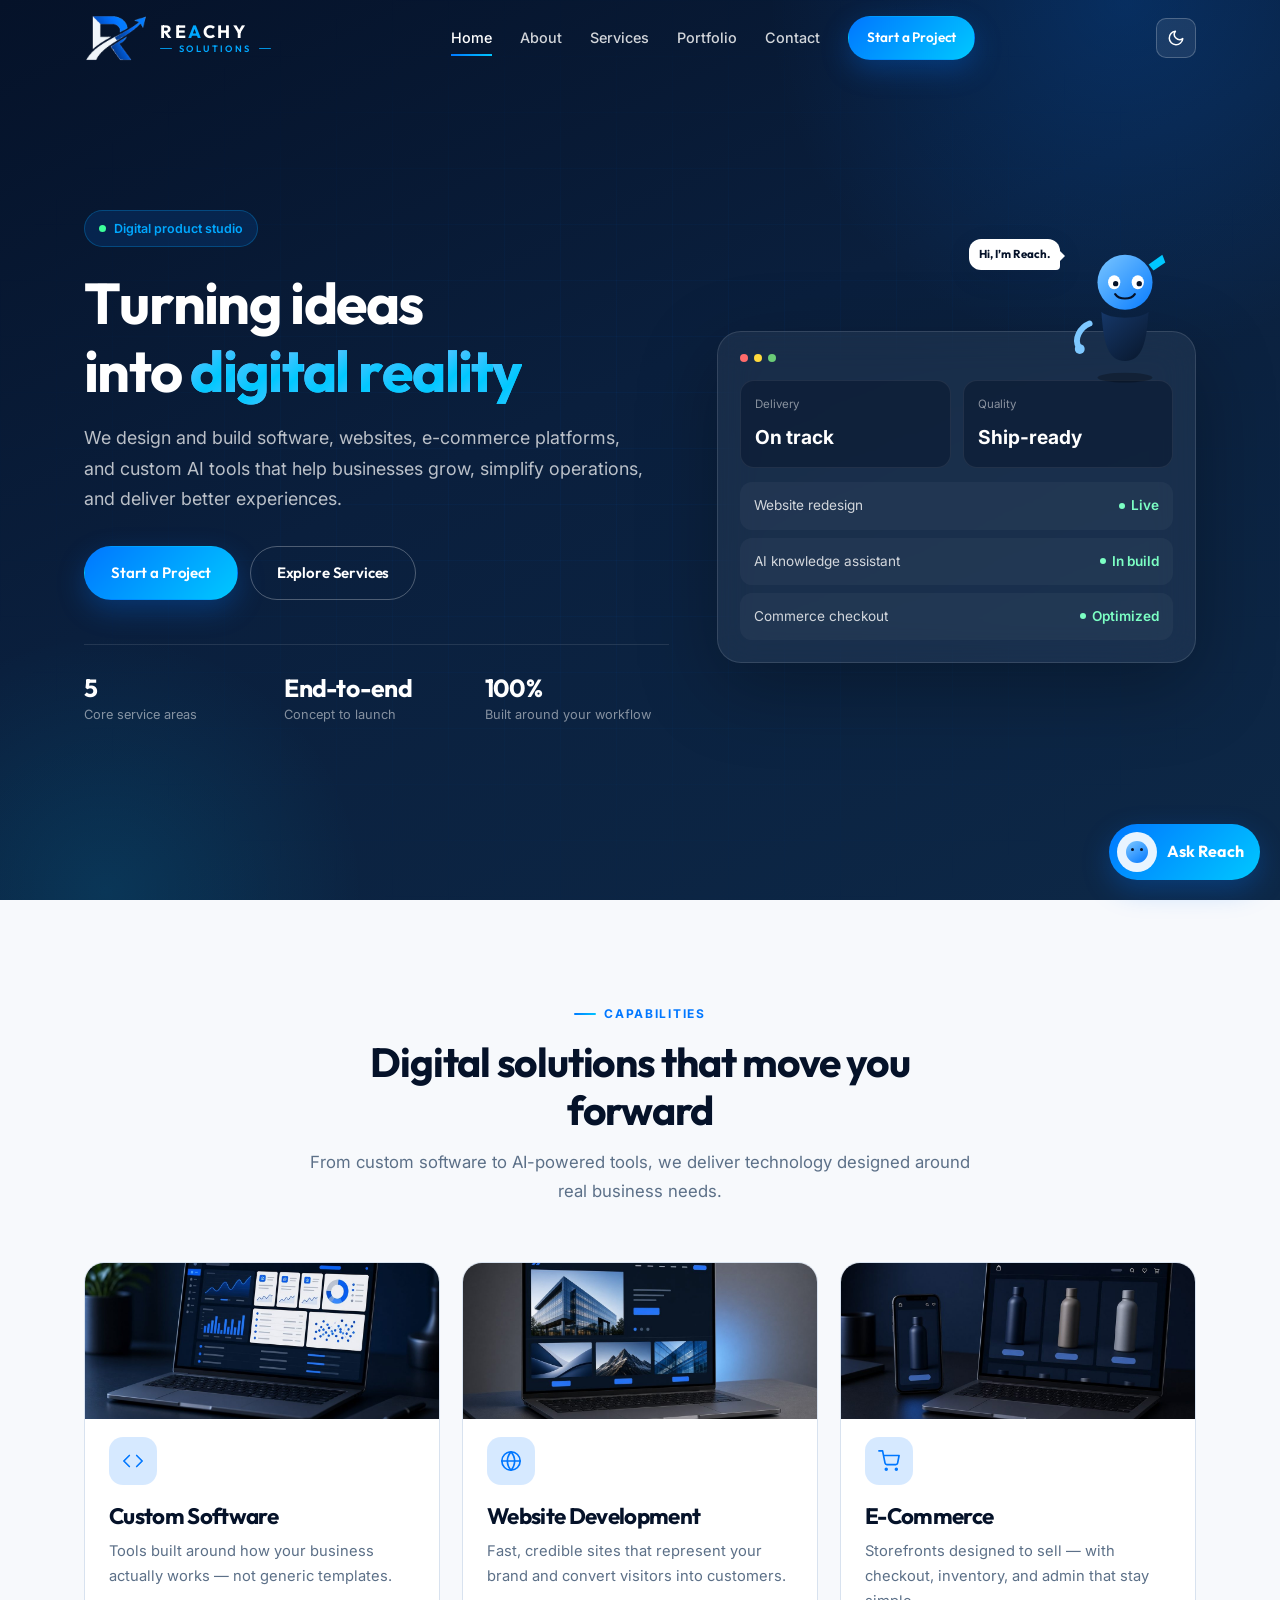
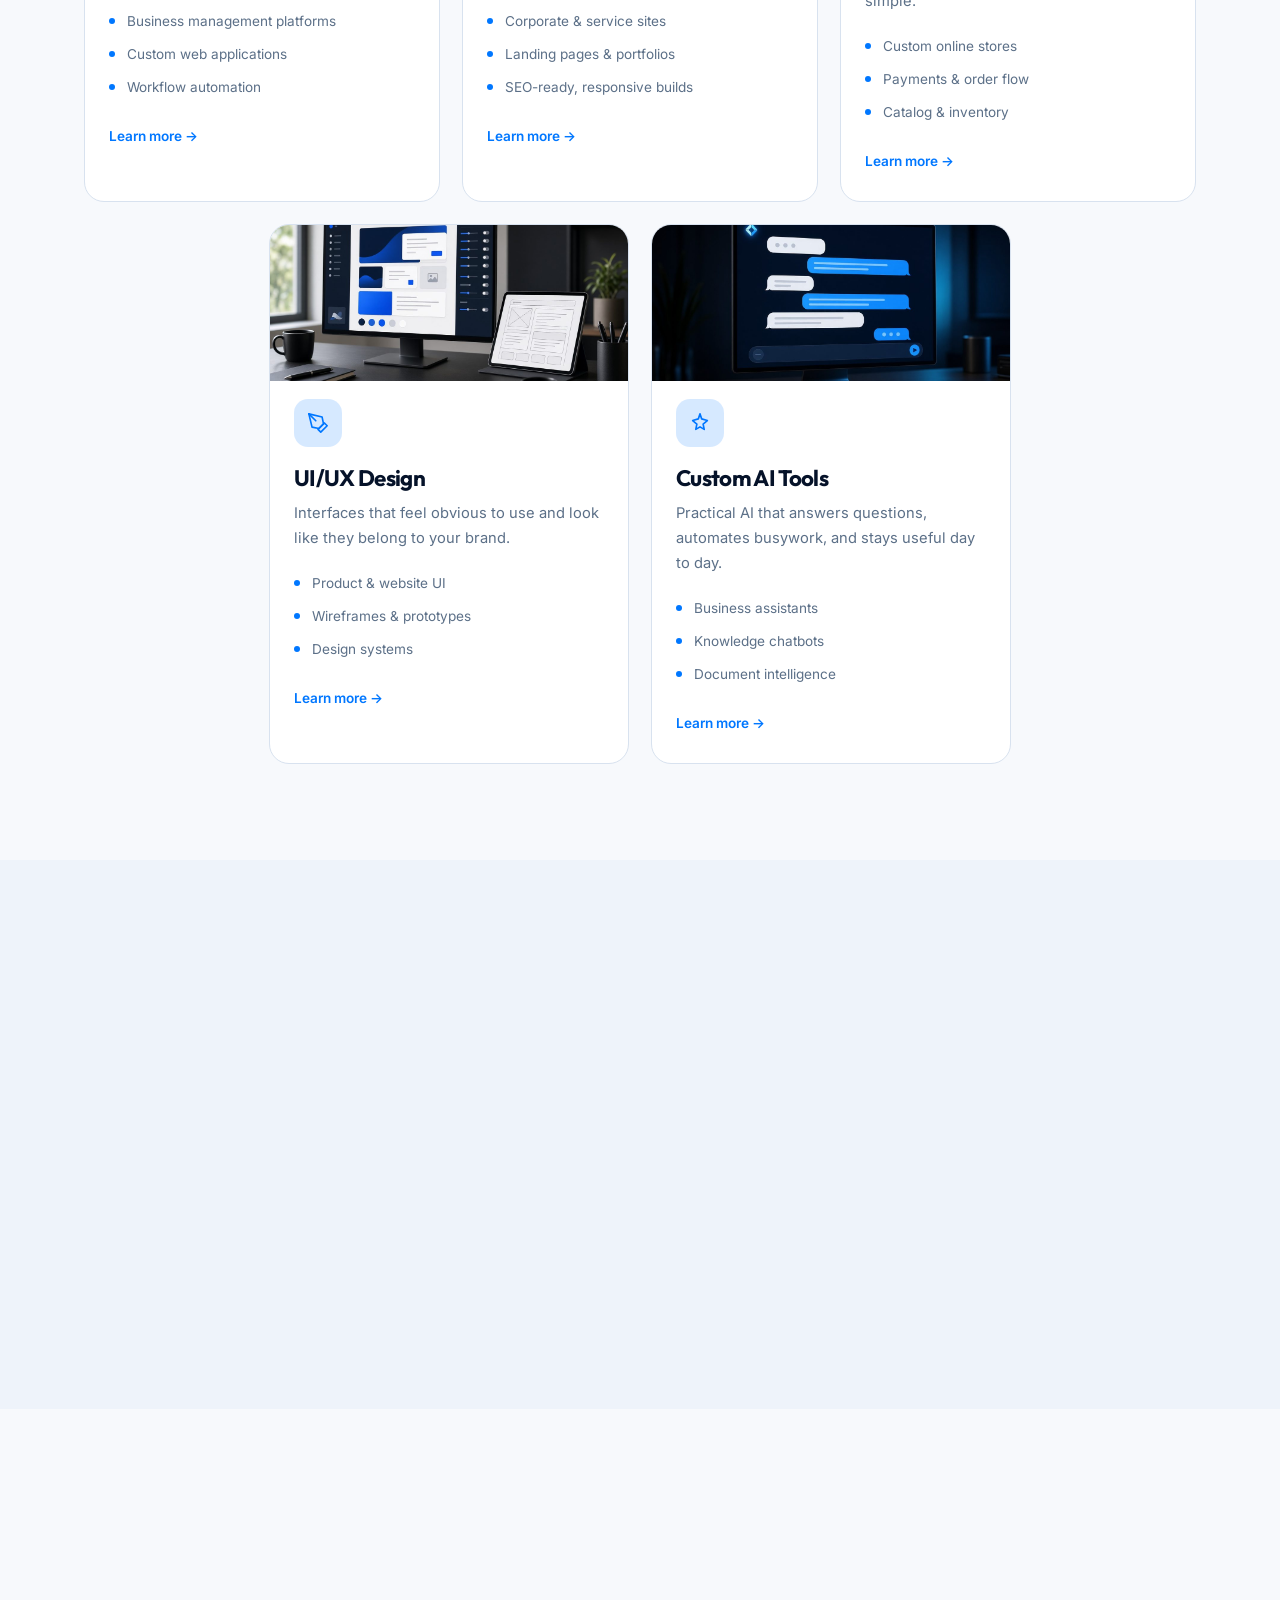
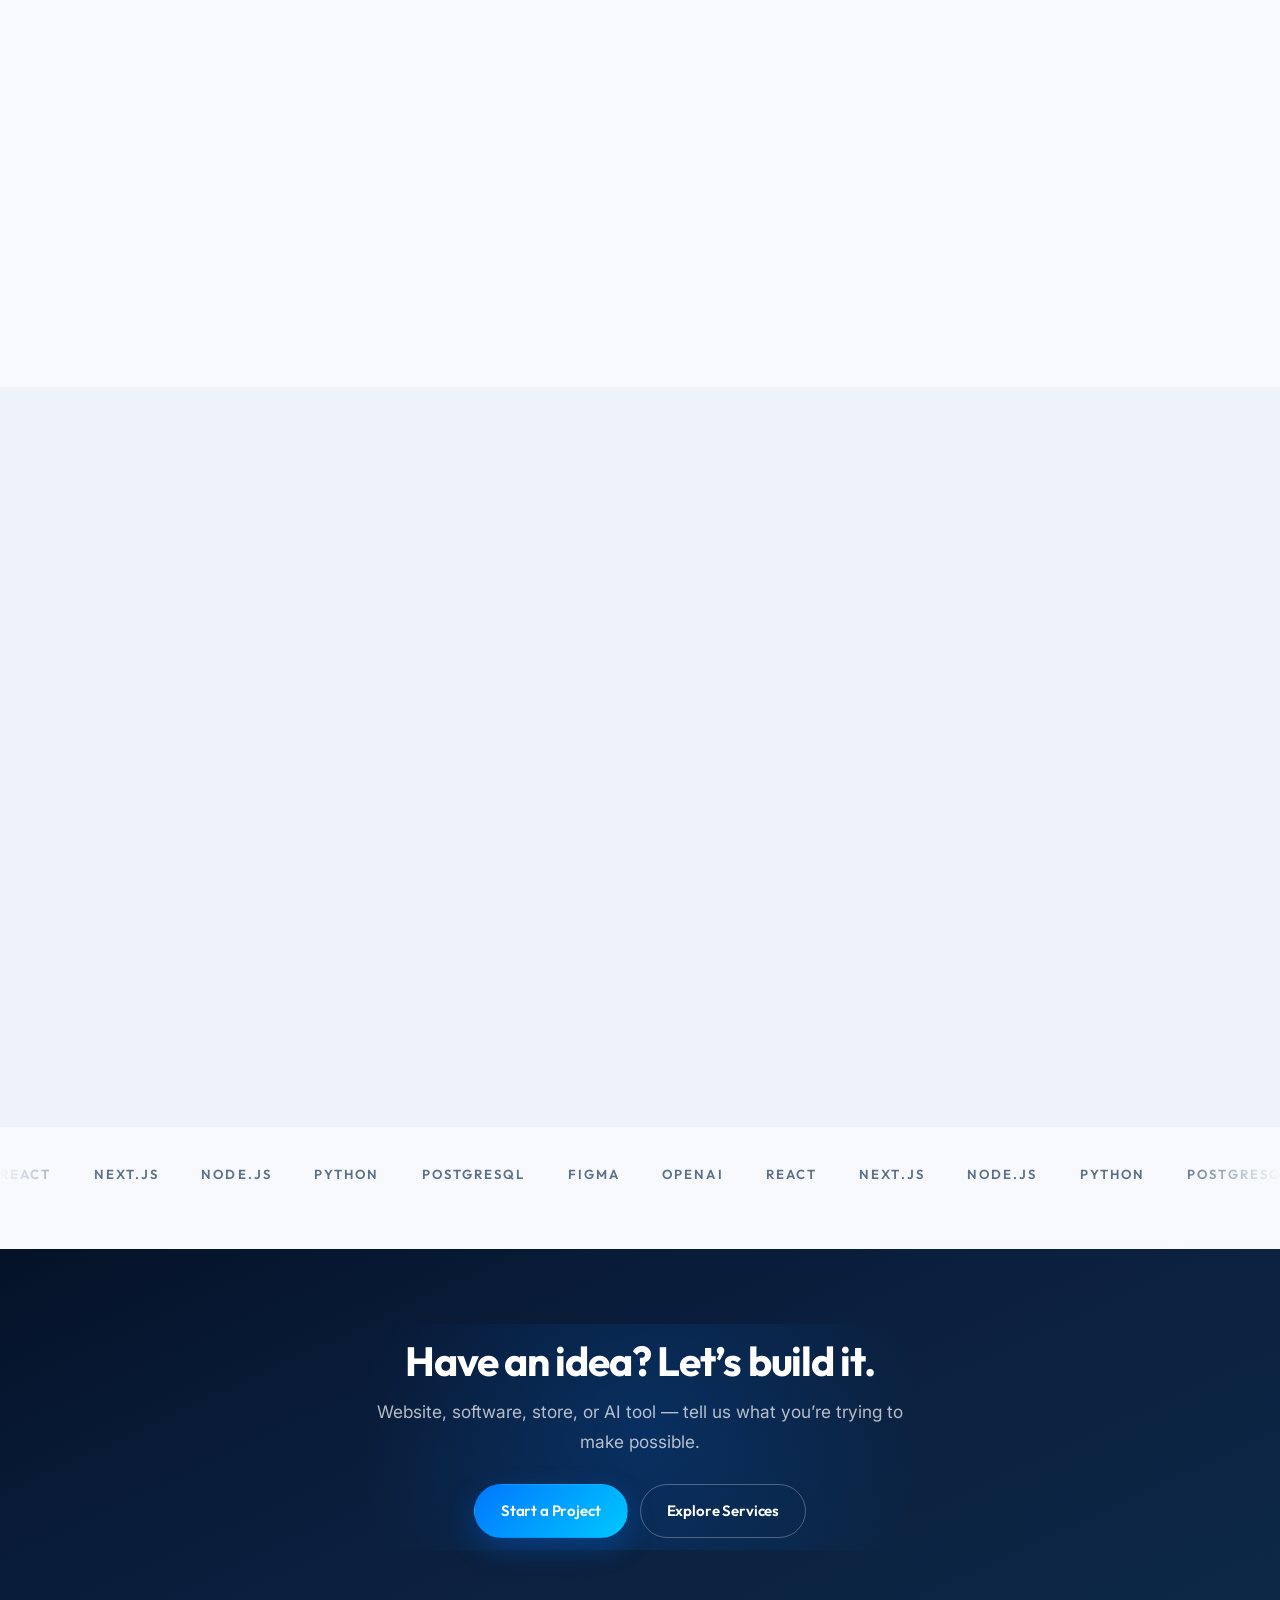
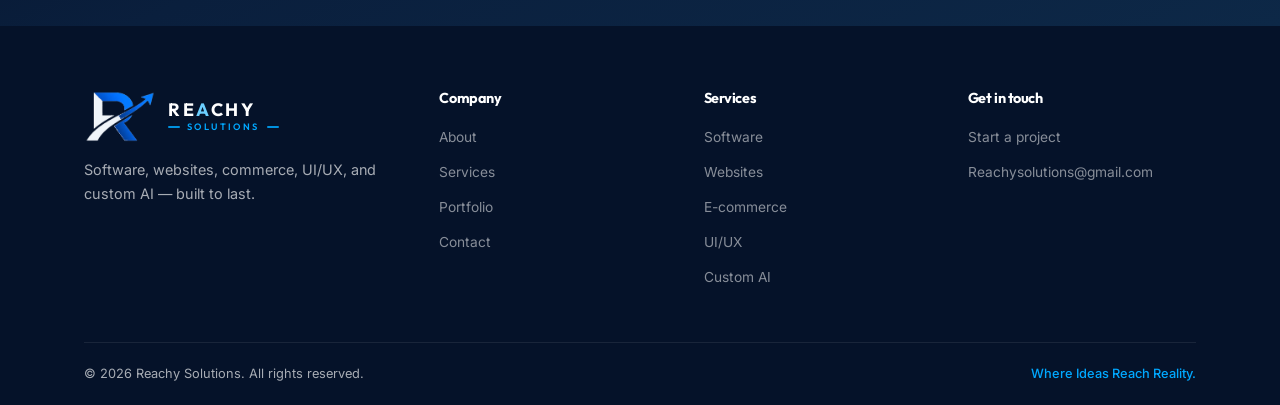
<file: index.html>
<!DOCTYPE html>
<html lang="en">
<head>
  <meta charset="UTF-8">
  <meta name="viewport" content="width=device-width, initial-scale=1.0">
  <meta name="description" content="Reachy Solutions builds software, websites, e-commerce platforms, UI/UX, and custom AI tools. Where Ideas Reach Reality.">
  <meta name="theme-color" content="#051229">
  <meta property="og:title" content="Reachy Solutions | Where Ideas Reach Reality">
  <meta property="og:description" content="IT company building software, websites, e-commerce, UI/UX, and custom AI tools.">
  <meta property="og:type" content="website">
  <meta property="og:image" content="assets/images/logo.png">
  <title>Reachy Solutions | Where Ideas Reach Reality</title>
  <link rel="icon" type="image/png" href="assets/images/favicon.png">
  <link rel="preconnect" href="https://fonts.googleapis.com">
  <link rel="preconnect" href="https://fonts.gstatic.com" crossorigin>
  <link rel="stylesheet" href="https://fonts.googleapis.com/css2?family=Inter:wght@400;500;600;700&family=Outfit:wght@500;600;700;800&display=swap">
  <link rel="stylesheet" href="assets/css/style.css">
  <script>
    (function(){try{var k='reachy-theme',t=localStorage.getItem(k);if(!t&&window.matchMedia('(prefers-color-scheme: dark)').matches)t='dark';if(!t)t='light';document.documentElement.setAttribute('data-theme',t);}catch(e){}})();
  </script>
  <script type="application/ld+json">
    {"@context":"https://schema.org","@type":"Organization","name":"Reachy Solutions","email":"Reachysolutions@gmail.com","slogan":"Where Ideas Reach Reality","description":"IT company building software, websites, e-commerce, UI/UX, and custom AI tools."}
  </script>
</head>
<body>
  <a class="skip-link" href="#main">Skip to content</a>

  <header class="header">
    <div class="container header-inner">
      <a href="index.html" class="logo" aria-label="Reachy Solutions home">
        <span class="logo-marks"><img src="assets/images/logo-mark.png" alt="" class="logo-img logo-img--dark" width="64" height="48"><img src="assets/images/logo-mark-light.png" alt="" class="logo-img logo-img--light" width="64" height="48"></span>
        <span class="logo-wordmark"><span class="logo-name">Re<span class="logo-a">a</span>chy</span><span class="logo-sub">Solutions</span></span>
      </a>
      <nav class="nav" id="site-nav" aria-label="Primary">
        <a href="index.html" class="nav-link active">Home</a>
        <a href="about.html" class="nav-link">About</a>
        <a href="services.html" class="nav-link">Services</a>
        <a href="portfolio.html" class="nav-link">Portfolio</a>
        <a href="contact.html" class="nav-link">Contact</a>
        <div class="nav-cta">
          <a href="contact.html" class="btn btn-primary btn-sm">Start a Project</a>
        </div>
      </nav>
      <div class="header-actions">
        <button class="theme-toggle" type="button" aria-label="Toggle theme">
          <svg class="icon-sun" viewBox="0 0 24 24" aria-hidden="true"><circle cx="12" cy="12" r="5"/><line x1="12" y1="1" x2="12" y2="3"/><line x1="12" y1="21" x2="12" y2="23"/><line x1="4.22" y1="4.22" x2="5.64" y2="5.64"/><line x1="18.36" y1="18.36" x2="19.78" y2="19.78"/><line x1="1" y1="12" x2="3" y2="12"/><line x1="21" y1="12" x2="23" y2="12"/><line x1="4.22" y1="19.78" x2="5.64" y2="18.36"/><line x1="18.36" y1="5.64" x2="19.78" y2="4.22"/></svg>
          <svg class="icon-moon" viewBox="0 0 24 24" aria-hidden="true"><path d="M21 12.79A9 9 0 1 1 11.21 3 7 7 0 0 0 21 12.79z"/></svg>
        </button>
        <button class="menu-toggle" type="button" aria-label="Open menu">
          <span></span><span></span><span></span>
        </button>
      </div>
    </div>
  </header>

  <main id="main">
    <section class="hero">
      <div class="hero-grid" aria-hidden="true"></div>
      <div class="container hero-layout">
        <div class="hero-content">
          <div class="hero-badge"><span class="dot"></span> Digital product studio</div>
          <h1>Turning ideas into <span class="highlight">digital reality</span></h1>
          <p class="hero-desc">We design and build software, websites, e-commerce platforms, and custom AI tools that help businesses grow, simplify operations, and deliver better experiences.</p>
          <div class="hero-actions">
            <a href="contact.html" class="btn btn-primary">Start a Project</a>
            <a href="services.html" class="btn btn-outline">Explore Services</a>
          </div>
          <div class="hero-stats">
            <div class="hero-stat"><h3>5</h3><p>Core service areas</p></div>
            <div class="hero-stat"><h3>End-to-end</h3><p>Concept to launch</p></div>
            <div class="hero-stat"><h3>100%</h3><p>Built around your workflow</p></div>
          </div>
        </div>
        <div class="hero-visual">
          <button class="buddy" type="button" id="buddy" aria-label="Hear from Reach, the studio guide">
            <span class="buddy-bubble" id="buddyBubble">Hi, I’m Reach.</span>
            <svg class="buddy-svg" viewBox="0 0 120 150" aria-hidden="true">
              <defs>
                <linearGradient id="buddyHead" x1="30" y1="16" x2="92" y2="78" gradientUnits="userSpaceOnUse">
                  <stop stop-color="#7ec8ff"/><stop offset="1" stop-color="#0077ff"/>
                </linearGradient>
                <linearGradient id="buddyBody" x1="36" y1="74" x2="86" y2="132" gradientUnits="userSpaceOnUse">
                  <stop stop-color="#16386a"/><stop offset="1" stop-color="#071426"/>
                </linearGradient>
              </defs>
              <ellipse class="buddy-shadow" cx="60" cy="143" rx="28" ry="5"/>
              <g class="buddy-bob">
                <g class="buddy-arm">
                  <path d="M24 88c-10 4-16 16-11 24" fill="none" stroke="#7ec8ff" stroke-width="6" stroke-linecap="round"/>
                  <circle cx="14" cy="114" r="5" fill="#7ec8ff"/>
                </g>
                <path d="M36 76c2 30 6 50 24 50s22-20 24-50c-8 8-40 8-48 0z" fill="url(#buddyBody)"/>
                <circle cx="60" cy="46" r="28" fill="url(#buddyHead)"/>
                <path d="M84 28l14-10 3 8-12 8z" fill="#00c8ff"/>
                <ellipse cx="49" cy="46" rx="6.2" ry="7.2" fill="#fff"/>
                <ellipse cx="73" cy="46" rx="6.2" ry="7.2" fill="#fff"/>
                <circle class="buddy-pupil" cx="50.5" cy="47.5" r="2.7" fill="#051229"/>
                <circle class="buddy-pupil" cx="74.5" cy="47.5" r="2.7" fill="#051229"/>
                <rect class="buddy-lid" x="43" y="39" width="13" height="15" rx="6" fill="#2f86ff"/>
                <rect class="buddy-lid" x="67" y="39" width="13" height="15" rx="6" fill="#1d6fe8"/>
                <path d="M50 58c4 6 16 6 20 0" fill="none" stroke="#051229" stroke-width="2.2" stroke-linecap="round"/>
              </g>
            </svg>
          </button>
          <div class="hero-panel">
            <div class="hero-panel-bar"><span></span><span></span><span></span></div>
            <div class="hero-kpi">
              <div class="hero-kpi-card"><span>Delivery</span><strong>On track</strong></div>
              <div class="hero-kpi-card"><span>Quality</span><strong>Ship-ready</strong></div>
            </div>
            <div class="hero-row">Website redesign <b>Live</b></div>
            <div class="hero-row">AI knowledge assistant <b>In build</b></div>
            <div class="hero-row">Commerce checkout <b>Optimized</b></div>
          </div>
        </div>
      </div>
    </section>

    <section>
      <div class="container">
        <div class="section-header fade-in">
          <span class="section-label">Capabilities</span>
          <h2>Digital solutions that move you forward</h2>
          <p>From custom software to AI-powered tools, we deliver technology designed around real business needs.</p>
        </div>
        <div class="services-grid">
          <article class="service-card fade-in">
            <div class="card-photo"><img src="assets/images/card-software.jpg" alt="Operations dashboard on a laptop" width="640" height="360"></div>
            <div class="service-icon" aria-hidden="true"><svg viewBox="0 0 24 24"><polyline points="16 18 22 12 16 6"/><polyline points="8 6 2 12 8 18"/></svg></div>
            <h3>Custom Software</h3>
            <p>Tools built around how your business actually works — not generic templates.</p>
            <ul>
              <li>Business management platforms</li>
              <li>Custom web applications</li>
              <li>Workflow automation</li>
            </ul>
            <a href="services.html#software" class="service-link">Learn more →</a>
          </article>
          <article class="service-card fade-in">
            <div class="card-photo"><img src="assets/images/card-website.jpg" alt="Corporate website on a laptop" width="640" height="360"></div>
            <div class="service-icon" aria-hidden="true"><svg viewBox="0 0 24 24"><circle cx="12" cy="12" r="10"/><line x1="2" y1="12" x2="22" y2="12"/><path d="M12 2a15.3 15.3 0 0 1 4 10 15.3 15.3 0 0 1-4 10 15.3 15.3 0 0 1-4-10 15.3 15.3 0 0 1 4-10z"/></svg></div>
            <h3>Website Development</h3>
            <p>Fast, credible sites that represent your brand and convert visitors into customers.</p>
            <ul>
              <li>Corporate & service sites</li>
              <li>Landing pages & portfolios</li>
              <li>SEO-ready, responsive builds</li>
            </ul>
            <a href="services.html#websites" class="service-link">Learn more →</a>
          </article>
          <article class="service-card fade-in">
            <div class="card-photo"><img src="assets/images/card-ecommerce.jpg" alt="Online store on a phone and laptop" width="640" height="360"></div>
            <div class="service-icon" aria-hidden="true"><svg viewBox="0 0 24 24"><circle cx="9" cy="21" r="1"/><circle cx="20" cy="21" r="1"/><path d="M1 1h4l2.68 13.39a2 2 0 0 0 2 1.61h9.72a2 2 0 0 0 2-1.61L23 6H6"/></svg></div>
            <h3>E-Commerce</h3>
            <p>Storefronts designed to sell — with checkout, inventory, and admin that stay simple.</p>
            <ul>
              <li>Custom online stores</li>
              <li>Payments & order flow</li>
              <li>Catalog & inventory</li>
            </ul>
            <a href="services.html#ecommerce" class="service-link">Learn more →</a>
          </article>
          <article class="service-card fade-in">
            <div class="card-photo"><img src="assets/images/card-uiux.jpg" alt="Interface design on a monitor and tablet" width="640" height="360"></div>
            <div class="service-icon" aria-hidden="true"><svg viewBox="0 0 24 24"><path d="M12 19l7-7 3 3-7 7-3-3z"/><path d="M18 13l-1.5-7.5L2 2l3.5 14.5L13 18l5-5z"/><path d="M2 2l7.586 7.586"/></svg></div>
            <h3>UI/UX Design</h3>
            <p>Interfaces that feel obvious to use and look like they belong to your brand.</p>
            <ul>
              <li>Product & website UI</li>
              <li>Wireframes & prototypes</li>
              <li>Design systems</li>
            </ul>
            <a href="services.html#uiux" class="service-link">Learn more →</a>
          </article>
          <article class="service-card fade-in">
            <div class="card-photo"><img src="assets/images/card-ai.jpg" alt="AI assistant on a desktop screen" width="640" height="360"></div>
            <div class="service-icon" aria-hidden="true"><svg viewBox="0 0 24 24"><path d="M12 2l1.8 5.5L20 9.3l-4.6 3.9L16.6 19 12 16.2 7.4 19l1.2-5.8L4 9.3l6.2-1.8L12 2z"/></svg></div>
            <h3>Custom AI Tools</h3>
            <p>Practical AI that answers questions, automates busywork, and stays useful day to day.</p>
            <ul>
              <li>Business assistants</li>
              <li>Knowledge chatbots</li>
              <li>Document intelligence</li>
            </ul>
            <a href="services.html#ai" class="service-link">Learn more →</a>
          </article>
        </div>
      </div>
    </section>

    <section class="surface-alt">
      <div class="container">
        <div class="about-grid">
          <div class="about-content fade-in">
            <span class="section-label">About us</span>
            <h2>We help ideas reach their potential</h2>
            <p>Reachy Solutions is a technology studio for businesses, founders, and teams who need digital products that actually work.</p>
            <p>We start with the idea, pressure-test it, then turn it into something functional, intuitive, and ready to grow.</p>
            <a href="about.html" class="btn btn-primary" style="margin-top:8px">Learn about us</a>
          </div>
          <div class="about-visual fade-in">
            <div class="about-card">
              <blockquote>“We don’t just ship screens. We help ideas become products people can use.”</blockquote>
              <p class="author">— Reachy Solutions</p>
            </div>
          </div>
        </div>
      </div>
    </section>

    <section>
      <div class="container">
        <div class="section-header fade-in">
          <span class="section-label">Why Reachy</span>
          <h2>Built differently on purpose</h2>
          <p>Practical digital solutions with clear communication and room to grow.</p>
        </div>
        <div class="why-grid">
          <div class="why-card fade-in"><div class="why-number">01</div><h3>Idea-first</h3><p>We understand the problem and the outcome before we pick a stack.</p></div>
          <div class="why-card fade-in"><div class="why-number">02</div><h3>Tailored builds</h3><p>Your product is shaped around your workflow, not a generic template.</p></div>
          <div class="why-card fade-in"><div class="why-number">03</div><h3>Design + engineering</h3><p>Visual craft and reliable code in the same conversation.</p></div>
          <div class="why-card fade-in"><div class="why-number">04</div><h3>Ready to scale</h3><p>We plan for maintenance, iteration, and the next version from day one.</p></div>
          <div class="why-card fade-in"><div class="why-number">05</div><h3>Collaborative</h3><p>You always know where the project stands and what happens next.</p></div>
          <div class="why-card fade-in"><div class="why-number">06</div><h3>Quality first</h3><p>Clean execution, dependable functionality, and lasting value.</p></div>
        </div>
      </div>
    </section>

    <section class="surface-alt">
      <div class="container">
        <div class="section-header fade-in">
          <span class="section-label">Process</span>
          <h2>How we work</h2>
          <p>A clear path from first conversation to launch — and after.</p>
        </div>
        <div class="process-grid">
          <div class="process-step fade-in"><div class="step-num">01</div><h4>Discover</h4><p>Goals, users, and constraints.</p></div>
          <div class="process-step fade-in"><div class="step-num">02</div><h4>Plan</h4><p>Scope, stack, and timeline.</p></div>
          <div class="process-step fade-in"><div class="step-num">03</div><h4>Design</h4><p>Flows, interfaces, brand fit.</p></div>
          <div class="process-step fade-in"><div class="step-num">04</div><h4>Build</h4><p>Stable, responsive product.</p></div>
          <div class="process-step fade-in"><div class="step-num">05</div><h4>Refine</h4><p>Test, polish, and harden.</p></div>
          <div class="process-step fade-in"><div class="step-num">06</div><h4>Launch</h4><p>Ship, support, improve.</p></div>
        </div>
      </div>
    </section>

    <section>
      <div class="container">
        <div class="section-header fade-in">
          <span class="section-label">Work</span>
          <h2>Selected projects</h2>
          <p>Every engagement is framed around a business outcome — not just screenshots.</p>
        </div>
        <div class="portfolio-grid">
          <article class="portfolio-card fade-in">
            <div class="portfolio-image"><img src="assets/images/card-software.jpg" alt="Operations dashboard on a laptop" width="640" height="360"><span class="tag">Software</span></div>
            <div class="portfolio-body">
              <h3>Business management platform</h3>
              <p class="industry">Enterprise · Operations</p>
              <p>A unified dashboard for operations, workflows, and team collaboration.</p>
              <div class="tech-tags"><span class="tech-tag">React</span><span class="tech-tag">Node.js</span><span class="tech-tag">PostgreSQL</span></div>
            </div>
          </article>
          <article class="portfolio-card fade-in">
            <div class="portfolio-image"><img src="assets/images/card-ecommerce.jpg" alt="Online store on a phone and laptop" width="640" height="360"><span class="tag">E-Commerce</span></div>
            <div class="portfolio-body">
              <h3>Modern e-commerce store</h3>
              <p class="industry">Retail · D2C</p>
              <p>A storefront with seamless checkout, inventory, and customer accounts.</p>
              <div class="tech-tags"><span class="tech-tag">Next.js</span><span class="tech-tag">Stripe</span><span class="tech-tag">Tailwind</span></div>
            </div>
          </article>
          <article class="portfolio-card fade-in">
            <div class="portfolio-image"><img src="assets/images/card-ai.jpg" alt="AI assistant on a desktop screen" width="640" height="360"><span class="tag">AI</span></div>
            <div class="portfolio-body">
              <h3>AI knowledge assistant</h3>
              <p class="industry">Internal tools</p>
              <p>Natural-language answers from company documents and internal knowledge.</p>
              <div class="tech-tags"><span class="tech-tag">Python</span><span class="tech-tag">OpenAI</span><span class="tech-tag">Vector DB</span></div>
            </div>
          </article>
        </div>
        <div class="center-actions fade-in">
          <a href="portfolio.html" class="btn btn-primary">View all projects</a>
        </div>
      </div>
    </section>

    <section class="surface-alt">
      <div class="container">
        <div class="section-header fade-in">
          <span class="section-label">Who we serve</span>
          <h2>Built for teams of every size</h2>
        </div>
        <div class="clients-grid">
          <div class="client-card fade-in"><div class="client-icon"><svg viewBox="0 0 24 24"><path d="M5 19l7-14 7 14"/></svg></div><h4>Startups</h4><p>Turn an idea into an MVP or launch-ready product.</p></div>
          <div class="client-card fade-in"><div class="client-icon"><svg viewBox="0 0 24 24"><rect x="3" y="10" width="18" height="11" rx="1"/><path d="M7 10V7a5 5 0 0 1 10 0v3"/></svg></div><h4>Growing businesses</h4><p>Stronger operations and a sharper digital presence.</p></div>
          <div class="client-card fade-in"><div class="client-icon"><svg viewBox="0 0 24 24"><circle cx="9" cy="21" r="1"/><circle cx="20" cy="21" r="1"/><path d="M1 1h4l2.68 13.39a2 2 0 0 0 2 1.61h9.72a2 2 0 0 0 2-1.61L23 6H6"/></svg></div><h4>E-commerce brands</h4><p>Stores and customer journeys that convert.</p></div>
          <div class="client-card fade-in"><div class="client-icon"><svg viewBox="0 0 24 24"><rect x="3" y="3" width="7" height="7"/><rect x="14" y="3" width="7" height="7"/><rect x="3" y="14" width="7" height="7"/><rect x="14" y="14" width="7" height="7"/></svg></div><h4>Enterprises</h4><p>Internal tools, integrations, and custom software.</p></div>
          <div class="client-card fade-in"><div class="client-icon"><svg viewBox="0 0 24 24"><path d="M20 21v-2a4 4 0 0 0-4-4H8a4 4 0 0 0-4 4v2"/><circle cx="12" cy="7" r="4"/></svg></div><h4>Professionals</h4><p>Personal brands, portfolios, and digital platforms.</p></div>
          <div class="client-card fade-in"><div class="client-icon"><svg viewBox="0 0 24 24"><path d="M3 21h18M5 21V7l7-4 7 4v14"/></svg></div><h4>Organizations</h4><p>Systems that improve access, engagement, and efficiency.</p></div>
        </div>
      </div>
    </section>

    <section class="tech-section" aria-label="Technologies we use">
      <div class="marquee">
        <div class="marquee-track">
          <div class="marquee-set">
            <span>React</span><span>Next.js</span><span>Node.js</span><span>Python</span><span>PostgreSQL</span><span>Figma</span><span>OpenAI</span>
            <span>React</span><span>Next.js</span><span>Node.js</span><span>Python</span><span>PostgreSQL</span><span>Figma</span><span>OpenAI</span>
          </div>
          <div class="marquee-set" aria-hidden="true">
            <span>React</span><span>Next.js</span><span>Node.js</span><span>Python</span><span>PostgreSQL</span><span>Figma</span><span>OpenAI</span>
            <span>React</span><span>Next.js</span><span>Node.js</span><span>Python</span><span>PostgreSQL</span><span>Figma</span><span>OpenAI</span>
          </div>
        </div>
      </div>
    </section>

    <section class="cta-section">
      <div class="container">
        <h2 class="fade-in">Have an idea? Let’s build it.</h2>
        <p class="fade-in">Website, software, store, or AI tool — tell us what you’re trying to make possible.</p>
        <div class="cta-actions fade-in">
          <a href="contact.html" class="btn btn-primary">Start a Project</a>
          <a href="services.html" class="btn btn-outline">Explore Services</a>
        </div>
      </div>
    </section>
  </main>

  <footer class="footer">
    <div class="container">
      <div class="footer-grid">
        <div class="footer-brand">
          <a href="index.html" class="logo" aria-label="Reachy Solutions">
            <span class="logo-marks"><img src="assets/images/logo-mark.png" alt="" class="logo-img logo-img--dark" width="64" height="48"><img src="assets/images/logo-mark-light.png" alt="" class="logo-img logo-img--light" width="64" height="48"></span>
            <span class="logo-wordmark"><span class="logo-name">Re<span class="logo-a">a</span>chy</span><span class="logo-sub">Solutions</span></span>
          </a>
          <p>Software, websites, commerce, UI/UX, and custom AI — built to last.</p>
        </div>
        <div class="footer-col">
          <h4>Company</h4>
          <ul>
            <li><a href="about.html">About</a></li>
            <li><a href="services.html">Services</a></li>
            <li><a href="portfolio.html">Portfolio</a></li>
            <li><a href="contact.html">Contact</a></li>
          </ul>
        </div>
        <div class="footer-col">
          <h4>Services</h4>
          <ul>
            <li><a href="services.html#software">Software</a></li>
            <li><a href="services.html#websites">Websites</a></li>
            <li><a href="services.html#ecommerce">E-commerce</a></li>
            <li><a href="services.html#uiux">UI/UX</a></li>
            <li><a href="services.html#ai">Custom AI</a></li>
          </ul>
        </div>
        <div class="footer-col">
          <h4>Get in touch</h4>
          <ul>
            <li><a href="contact.html">Start a project</a></li>
            <li><a href="mailto:Reachysolutions@gmail.com">Reachysolutions@gmail.com</a></li>
          </ul>
        </div>
      </div>
      <div class="footer-bottom">
        <p>&copy; 2026 Reachy Solutions. All rights reserved.</p>
        <p class="tagline">Where Ideas Reach Reality.</p>
      </div>
    </div>
  </footer>

  <script src="assets/js/main.js" defer></script>
</body>
</html>
</file>
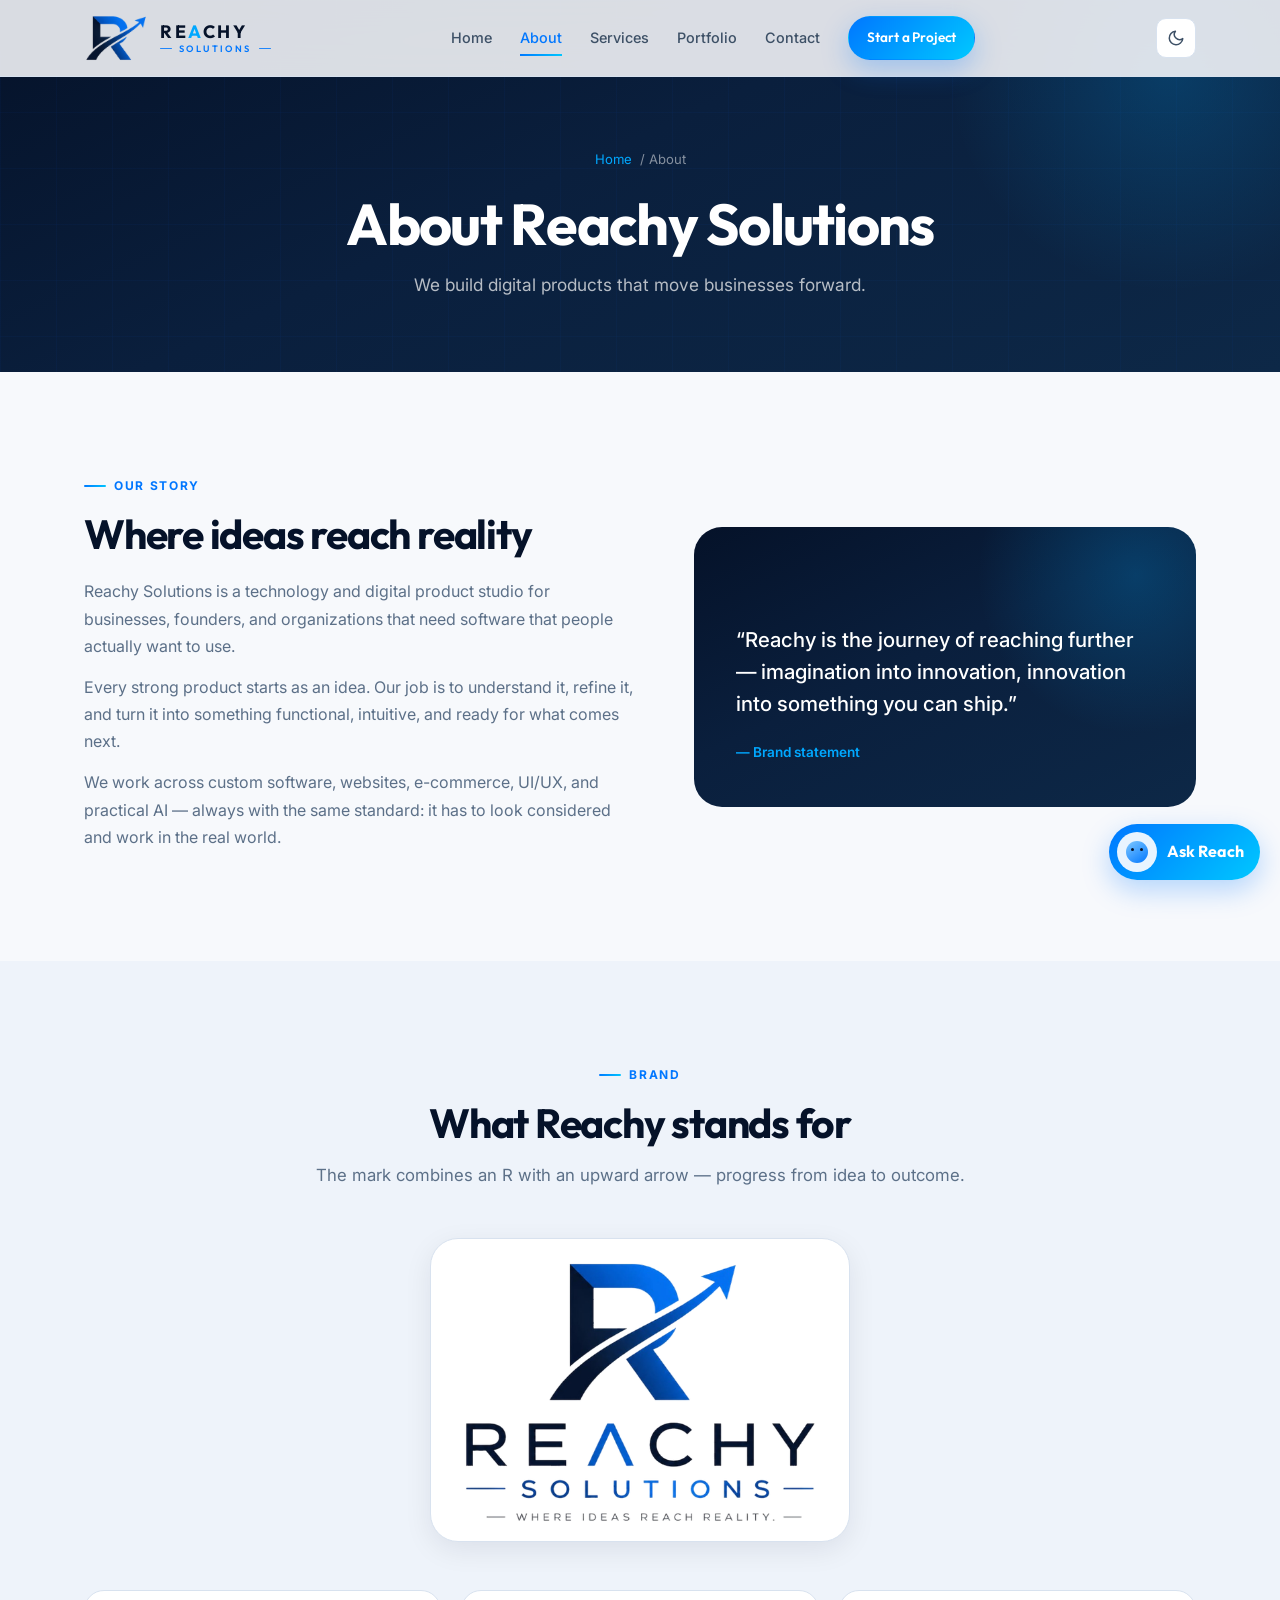
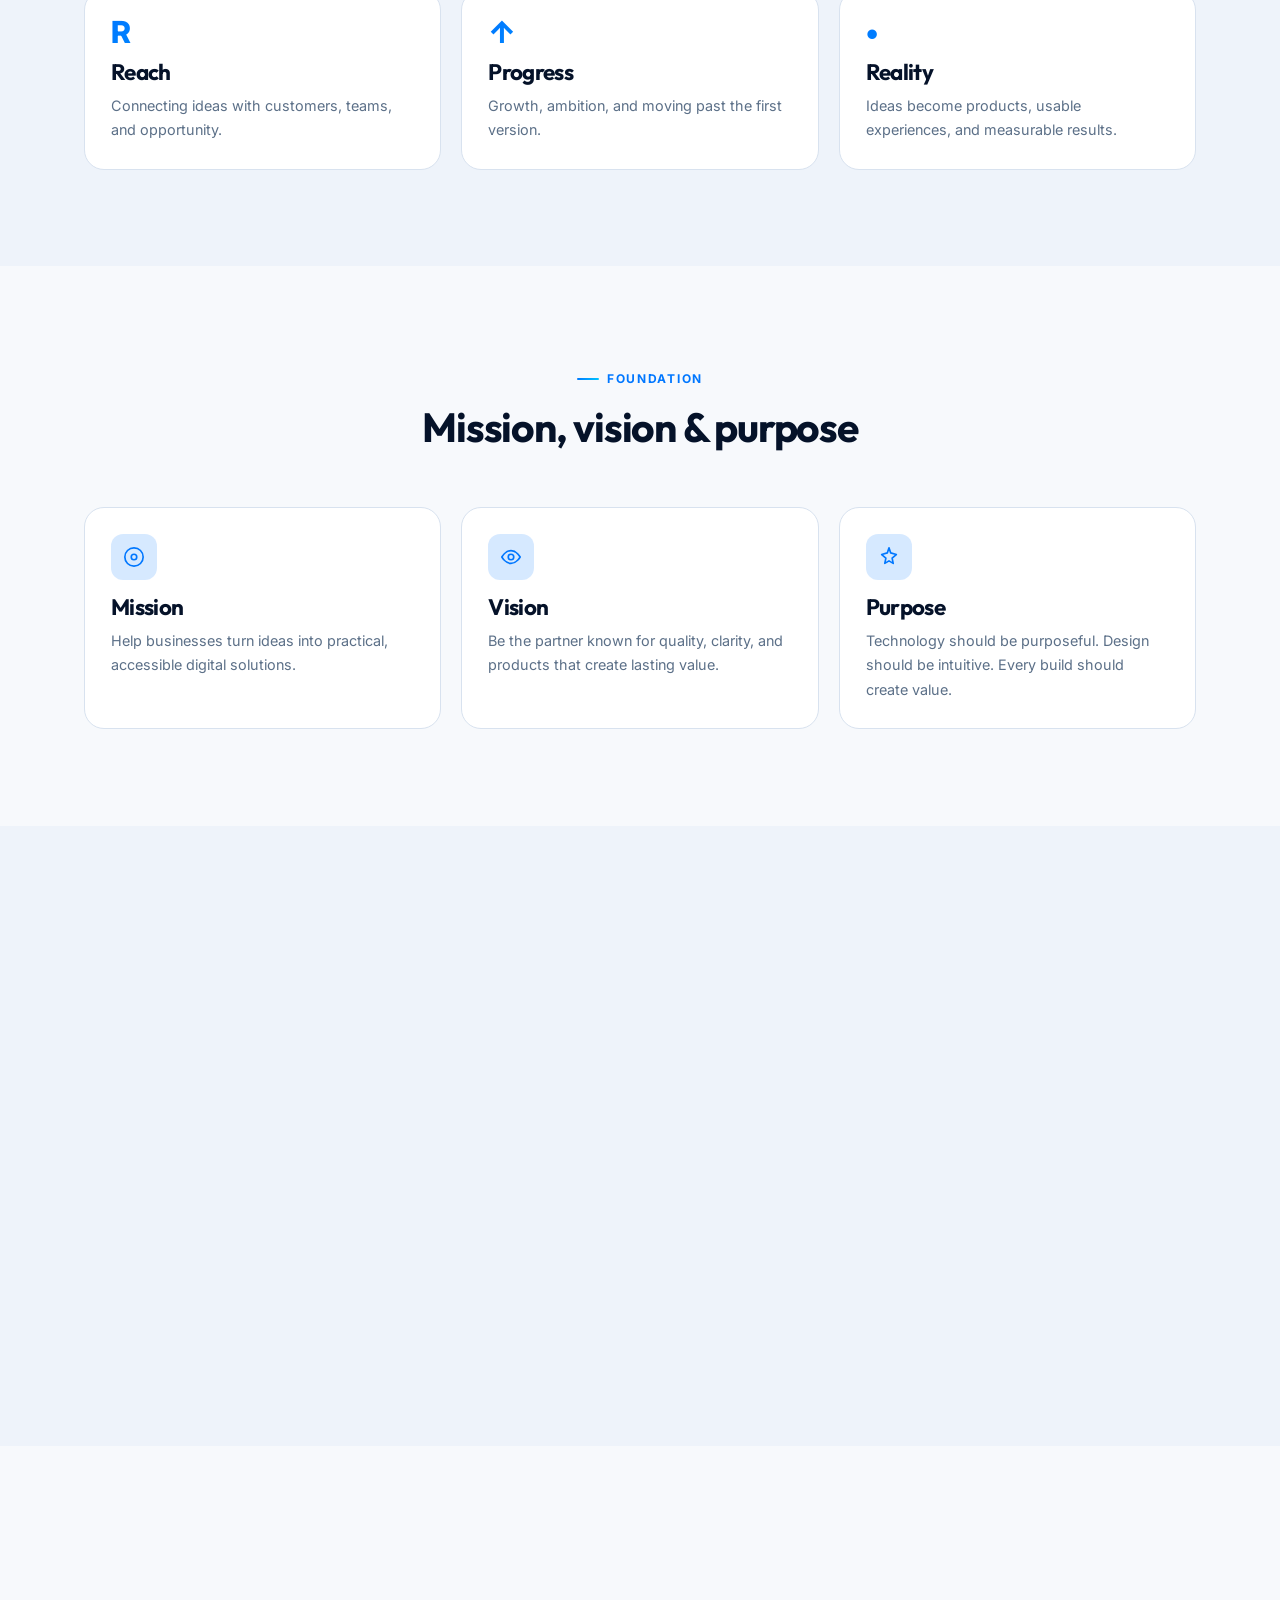
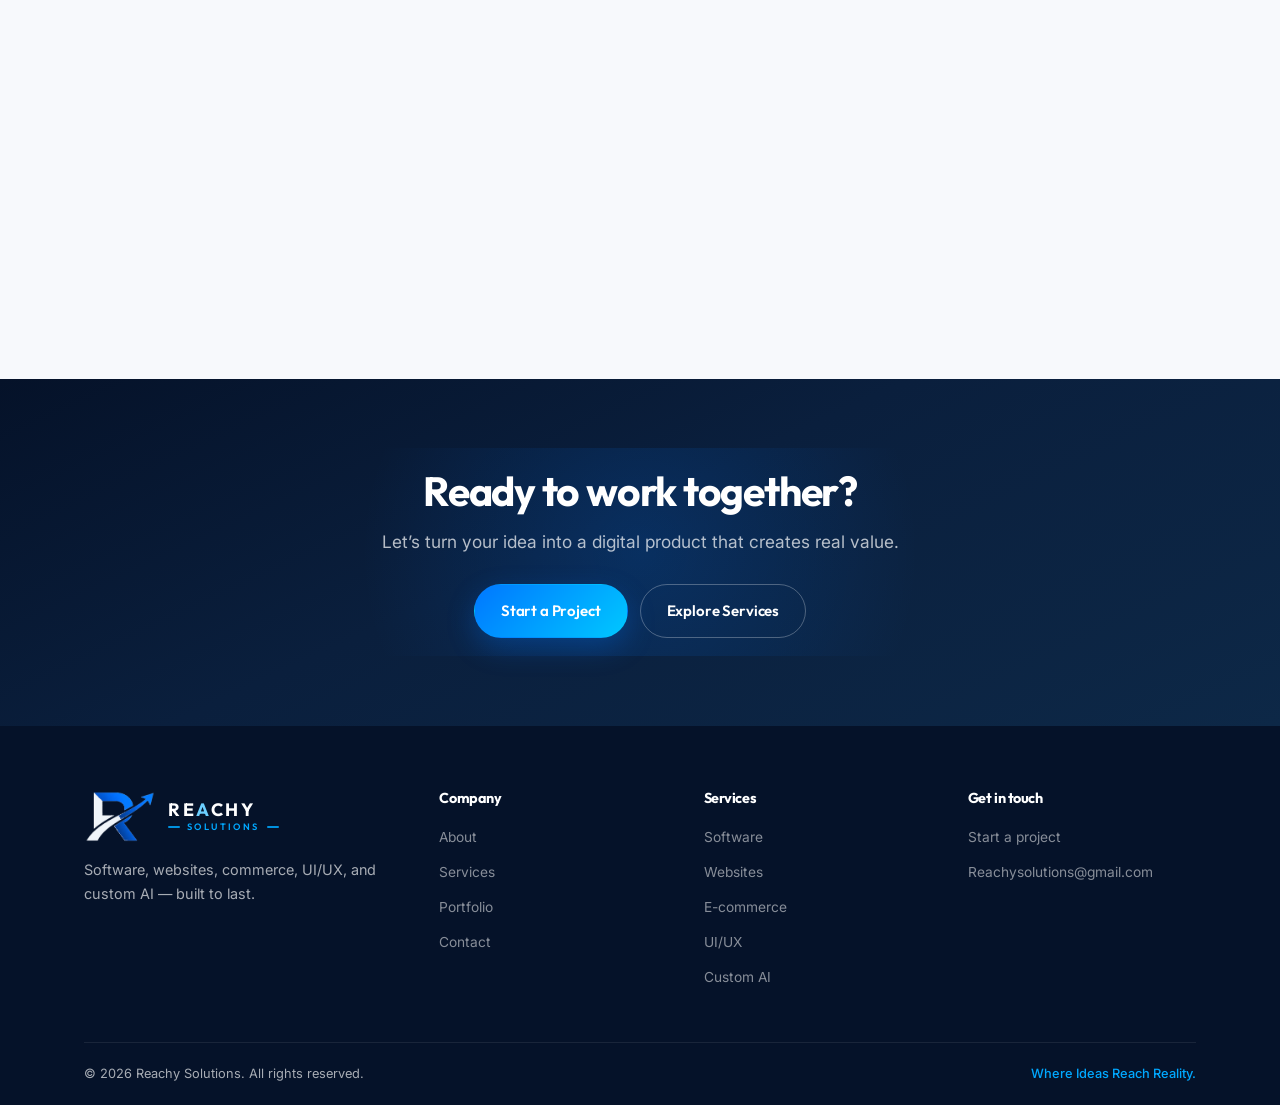
<file: about.html>
<!DOCTYPE html>
<html lang="en">
<head>
  <meta charset="UTF-8">
  <meta name="viewport" content="width=device-width, initial-scale=1.0">
  <meta name="description" content="About Reachy Solutions — a technology studio that turns ideas into useful digital products.">
  <meta name="theme-color" content="#051229">
  <title>About Us | Reachy Solutions</title>
  <link rel="icon" type="image/png" href="assets/images/favicon.png">
  <link rel="preconnect" href="https://fonts.googleapis.com">
  <link rel="preconnect" href="https://fonts.gstatic.com" crossorigin>
  <link rel="stylesheet" href="https://fonts.googleapis.com/css2?family=Inter:wght@400;500;600;700&family=Outfit:wght@500;600;700;800&display=swap">
  <link rel="stylesheet" href="assets/css/style.css">
  <script>
    (function(){try{var k='reachy-theme',t=localStorage.getItem(k);if(!t&&window.matchMedia('(prefers-color-scheme: dark)').matches)t='dark';if(!t)t='light';document.documentElement.setAttribute('data-theme',t);}catch(e){}})();
  </script>
</head>
<body>
  <a class="skip-link" href="#main">Skip to content</a>
  <header class="header header--solid">
    <div class="container header-inner">
      <a href="index.html" class="logo" aria-label="Reachy Solutions home">
        <span class="logo-marks"><img src="assets/images/logo-mark.png" alt="" class="logo-img logo-img--dark" width="64" height="48"><img src="assets/images/logo-mark-light.png" alt="" class="logo-img logo-img--light" width="64" height="48"></span>
        <span class="logo-wordmark"><span class="logo-name">Re<span class="logo-a">a</span>chy</span><span class="logo-sub">Solutions</span></span>
      </a>
      <nav class="nav" id="site-nav" aria-label="Primary">
        <a href="index.html" class="nav-link">Home</a>
        <a href="about.html" class="nav-link active">About</a>
        <a href="services.html" class="nav-link">Services</a>
        <a href="portfolio.html" class="nav-link">Portfolio</a>
        <a href="contact.html" class="nav-link">Contact</a>
        <div class="nav-cta"><a href="contact.html" class="btn btn-primary btn-sm">Start a Project</a></div>
      </nav>
      <div class="header-actions">
        <button class="theme-toggle" type="button" aria-label="Toggle theme">
          <svg class="icon-sun" viewBox="0 0 24 24" aria-hidden="true"><circle cx="12" cy="12" r="5"/><line x1="12" y1="1" x2="12" y2="3"/><line x1="12" y1="21" x2="12" y2="23"/><line x1="4.22" y1="4.22" x2="5.64" y2="5.64"/><line x1="18.36" y1="18.36" x2="19.78" y2="19.78"/><line x1="1" y1="12" x2="3" y2="12"/><line x1="21" y1="12" x2="23" y2="12"/><line x1="4.22" y1="19.78" x2="5.64" y2="18.36"/><line x1="18.36" y1="5.64" x2="19.78" y2="4.22"/></svg>
          <svg class="icon-moon" viewBox="0 0 24 24" aria-hidden="true"><path d="M21 12.79A9 9 0 1 1 11.21 3 7 7 0 0 0 21 12.79z"/></svg>
        </button>
        <button class="menu-toggle" type="button" aria-label="Open menu"><span></span><span></span><span></span></button>
      </div>
    </div>
  </header>

  <main id="main">
    <section class="page-hero">
      <div class="container">
        <div class="breadcrumb"><a href="index.html">Home</a> / About</div>
        <h1>About Reachy Solutions</h1>
        <p>We build digital products that move businesses forward.</p>
      </div>
    </section>

    <section>
      <div class="container">
        <div class="about-grid">
          <div class="about-content fade-in">
            <span class="section-label">Our story</span>
            <h2>Where ideas reach reality</h2>
            <p>Reachy Solutions is a technology and digital product studio for businesses, founders, and organizations that need software that people actually want to use.</p>
            <p>Every strong product starts as an idea. Our job is to understand it, refine it, and turn it into something functional, intuitive, and ready for what comes next.</p>
            <p>We work across custom software, websites, e-commerce, UI/UX, and practical AI — always with the same standard: it has to look considered and work in the real world.</p>
          </div>
          <div class="about-visual fade-in">
            <div class="about-card">
              <blockquote>“Reachy is the journey of reaching further — imagination into innovation, innovation into something you can ship.”</blockquote>
              <p class="author">— Brand statement</p>
            </div>
          </div>
        </div>
      </div>
    </section>

    <section class="surface-alt">
      <div class="container">
        <div class="section-header fade-in">
          <span class="section-label">Brand</span>
          <h2>What Reachy stands for</h2>
          <p>The mark combines an R with an upward arrow — progress from idea to outcome.</p>
        </div>
        <div class="brand-lockup fade-in">
          <img src="assets/images/logo-lockup.png" alt="Reachy Solutions. Where ideas reach reality." width="440" height="332" loading="lazy">
        </div>
        <div class="why-grid">
          <div class="why-card fade-in"><div class="why-number">R</div><h3>Reach</h3><p>Connecting ideas with customers, teams, and opportunity.</p></div>
          <div class="why-card fade-in"><div class="why-number">↑</div><h3>Progress</h3><p>Growth, ambition, and moving past the first version.</p></div>
          <div class="why-card fade-in"><div class="why-number">•</div><h3>Reality</h3><p>Ideas become products, usable experiences, and measurable results.</p></div>
        </div>
      </div>
    </section>

    <section>
      <div class="container">
        <div class="section-header fade-in">
          <span class="section-label">Foundation</span>
          <h2>Mission, vision & purpose</h2>
        </div>
        <div class="mvv-grid">
          <div class="mvv-card fade-in">
            <div class="mvv-icon"><svg viewBox="0 0 24 24"><circle cx="12" cy="12" r="10"/><circle cx="12" cy="12" r="3"/></svg></div>
            <h3>Mission</h3>
            <p>Help businesses turn ideas into practical, accessible digital solutions.</p>
          </div>
          <div class="mvv-card fade-in">
            <div class="mvv-icon"><svg viewBox="0 0 24 24"><path d="M2 12s4-7 10-7 10 7 10 7-4 7-10 7S2 12 2 12z"/><circle cx="12" cy="12" r="3"/></svg></div>
            <h3>Vision</h3>
            <p>Be the partner known for quality, clarity, and products that create lasting value.</p>
          </div>
          <div class="mvv-card fade-in">
            <div class="mvv-icon"><svg viewBox="0 0 24 24"><path d="M12 2l1.8 5.5L20 9.3l-4.6 3.9L16.6 19 12 16.2 7.4 19l1.2-5.8L4 9.3l6.2-1.8L12 2z"/></svg></div>
            <h3>Purpose</h3>
            <p>Technology should be purposeful. Design should be intuitive. Every build should create value.</p>
          </div>
        </div>
      </div>
    </section>

    <section class="surface-alt">
      <div class="container">
        <div class="section-header fade-in">
          <span class="section-label">Values</span>
          <h2>What we stand for</h2>
        </div>
        <div class="values-grid">
          <div class="value-card fade-in"><h4>Innovation</h4><p>Stay curious. Choose technology that actually moves the work forward.</p></div>
          <div class="value-card fade-in"><h4>Integrity</h4><p>Clear communication and relationships built on trust.</p></div>
          <div class="value-card fade-in"><h4>Simplicity</h4><p>Make complex systems easier to understand and use.</p></div>
          <div class="value-card fade-in"><h4>Quality</h4><p>The details that make products dependable are not optional.</p></div>
          <div class="value-card fade-in"><h4>Collaboration</h4><p>The best outcomes come from working in the open, together.</p></div>
          <div class="value-card fade-in"><h4>Growth</h4><p>We keep improving — and we help clients do the same.</p></div>
        </div>
      </div>
    </section>

    <section>
      <div class="container">
        <div class="section-header fade-in">
          <span class="section-label">How we work</span>
          <h2>Our process</h2>
        </div>
        <div class="process-grid">
          <div class="process-step fade-in"><div class="step-num">01</div><h4>Discover</h4><p>Understand the idea, users, and constraints.</p></div>
          <div class="process-step fade-in"><div class="step-num">02</div><h4>Plan</h4><p>Scope, stack, timeline, priorities.</p></div>
          <div class="process-step fade-in"><div class="step-num">03</div><h4>Design</h4><p>Flows and interfaces that fit the brand.</p></div>
          <div class="process-step fade-in"><div class="step-num">04</div><h4>Develop</h4><p>Turn approved design into a reliable product.</p></div>
          <div class="process-step fade-in"><div class="step-num">05</div><h4>Refine</h4><p>Test usability, performance, and edge cases.</p></div>
          <div class="process-step fade-in"><div class="step-num">06</div><h4>Launch</h4><p>Ship, support, and keep iterating.</p></div>
        </div>
      </div>
    </section>

    <section class="cta-section">
      <div class="container">
        <h2 class="fade-in">Ready to work together?</h2>
        <p class="fade-in">Let’s turn your idea into a digital product that creates real value.</p>
        <div class="cta-actions fade-in">
          <a href="contact.html" class="btn btn-primary">Start a Project</a>
          <a href="services.html" class="btn btn-outline">Explore Services</a>
        </div>
      </div>
    </section>
  </main>

  <footer class="footer">
    <div class="container">
      <div class="footer-grid">
        <div class="footer-brand">
          <a href="index.html" class="logo" aria-label="Reachy Solutions">
            <span class="logo-marks"><img src="assets/images/logo-mark.png" alt="" class="logo-img logo-img--dark" width="64" height="48"><img src="assets/images/logo-mark-light.png" alt="" class="logo-img logo-img--light" width="64" height="48"></span>
            <span class="logo-wordmark"><span class="logo-name">Re<span class="logo-a">a</span>chy</span><span class="logo-sub">Solutions</span></span>
          </a>
          <p>Software, websites, commerce, UI/UX, and custom AI — built to last.</p>
        </div>
        <div class="footer-col"><h4>Company</h4><ul><li><a href="about.html">About</a></li><li><a href="services.html">Services</a></li><li><a href="portfolio.html">Portfolio</a></li><li><a href="contact.html">Contact</a></li></ul></div>
        <div class="footer-col"><h4>Services</h4><ul><li><a href="services.html#software">Software</a></li><li><a href="services.html#websites">Websites</a></li><li><a href="services.html#ecommerce">E-commerce</a></li><li><a href="services.html#uiux">UI/UX</a></li><li><a href="services.html#ai">Custom AI</a></li></ul></div>
        <div class="footer-col"><h4>Get in touch</h4><ul><li><a href="contact.html">Start a project</a></li><li><a href="mailto:Reachysolutions@gmail.com">Reachysolutions@gmail.com</a></li></ul></div>
      </div>
      <div class="footer-bottom">
        <p>&copy; 2026 Reachy Solutions. All rights reserved.</p>
        <p class="tagline">Where Ideas Reach Reality.</p>
      </div>
    </div>
  </footer>
  <script src="assets/js/main.js" defer></script>
</body>
</html>
</file>
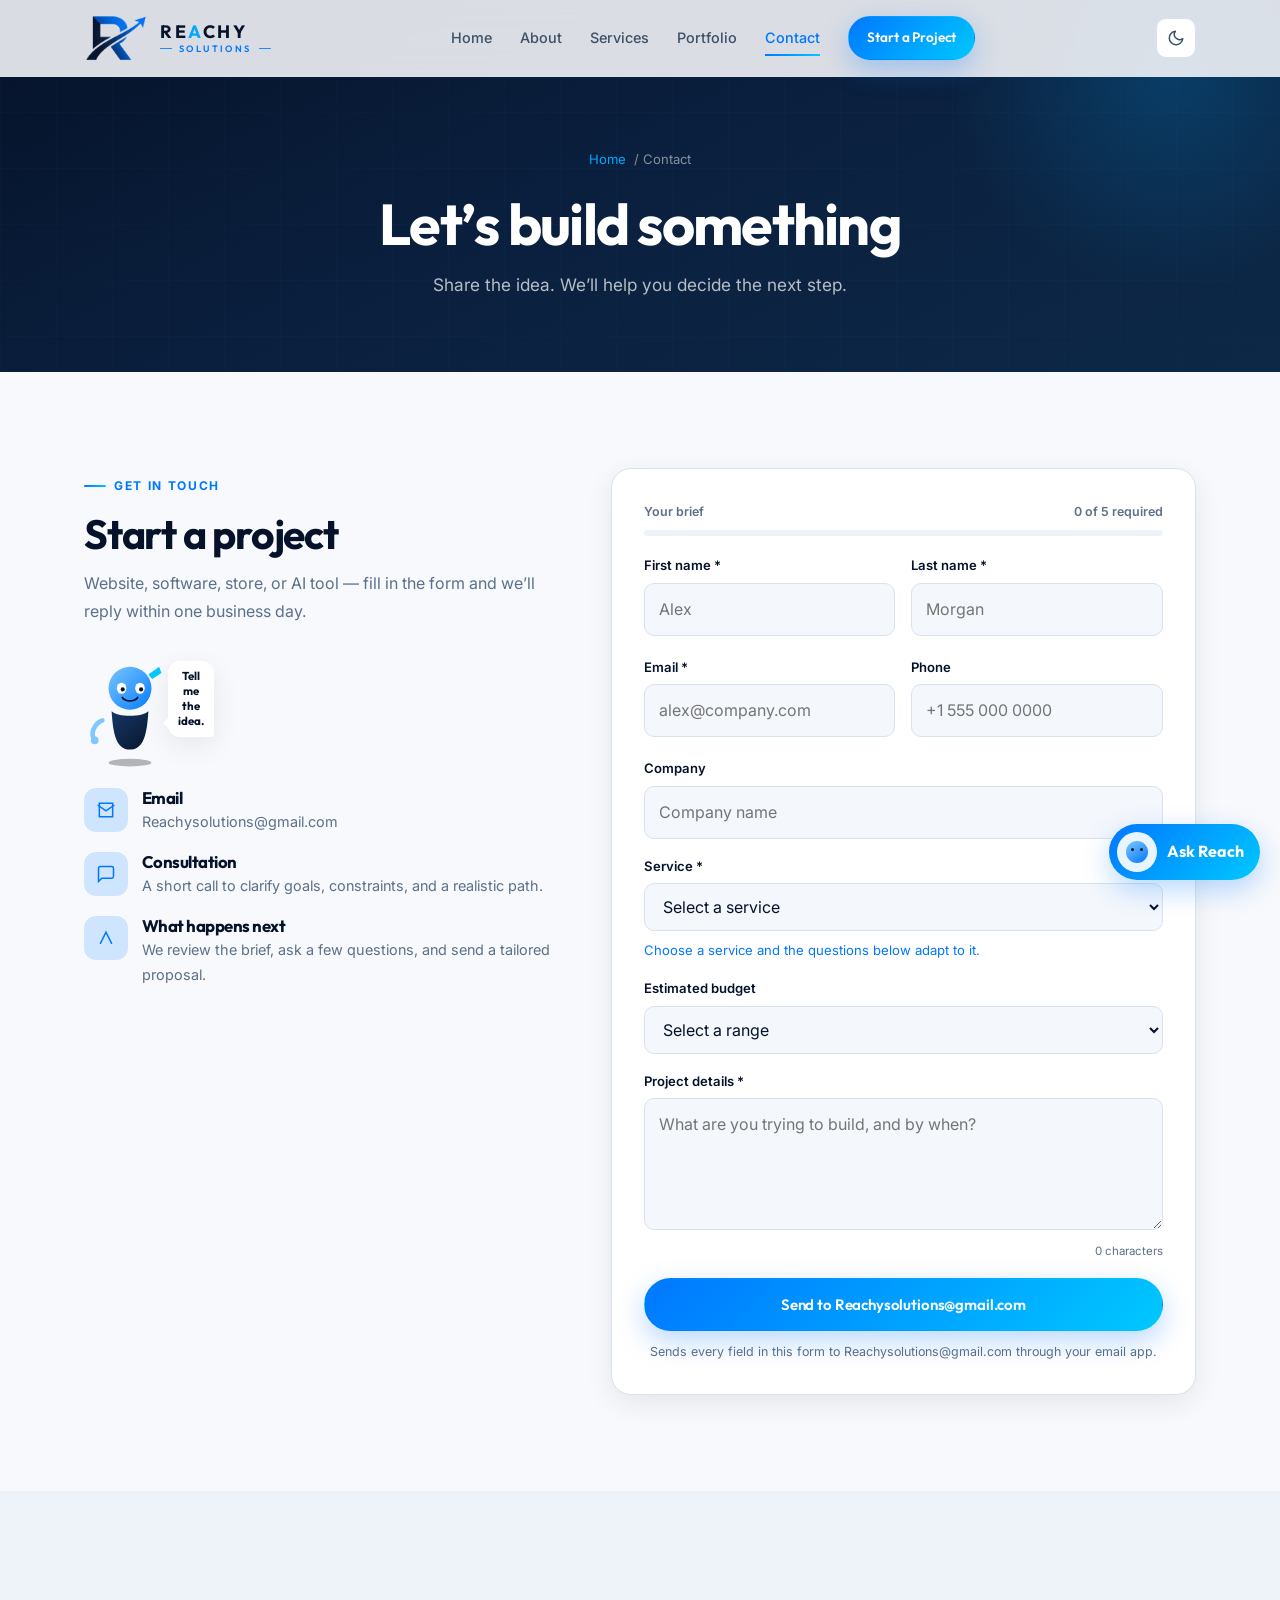
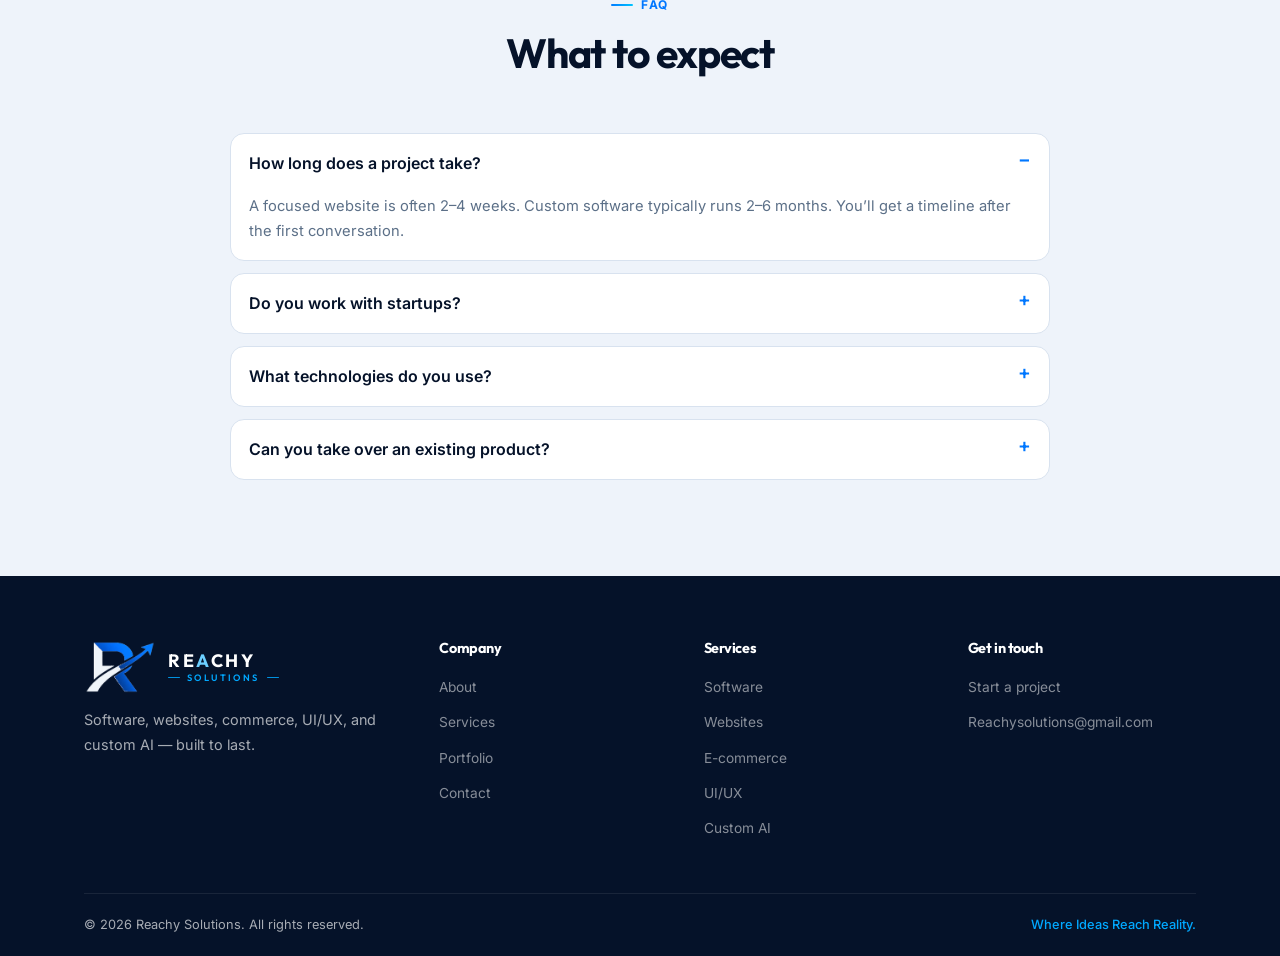
<file: contact.html>
<!DOCTYPE html>
<html lang="en">
<head>
  <meta charset="UTF-8">
  <meta name="viewport" content="width=device-width, initial-scale=1.0">
  <meta name="description" content="Contact Reachy Solutions — start a software, website, e-commerce, or AI project.">
  <meta name="theme-color" content="#051229">
  <title>Contact Us | Reachy Solutions</title>
  <link rel="icon" type="image/png" href="assets/images/favicon.png">
  <link rel="preconnect" href="https://fonts.googleapis.com">
  <link rel="preconnect" href="https://fonts.gstatic.com" crossorigin>
  <link rel="stylesheet" href="https://fonts.googleapis.com/css2?family=Inter:wght@400;500;600;700&family=Outfit:wght@500;600;700;800&display=swap">
  <link rel="stylesheet" href="assets/css/style.css">
  <script>
    (function(){try{var k='reachy-theme',t=localStorage.getItem(k);if(!t&&window.matchMedia('(prefers-color-scheme: dark)').matches)t='dark';if(!t)t='light';document.documentElement.setAttribute('data-theme',t);}catch(e){}})();
  </script>
</head>
<body>
  <a class="skip-link" href="#main">Skip to content</a>
  <header class="header header--solid">
    <div class="container header-inner">
      <a href="index.html" class="logo" aria-label="Reachy Solutions home">
        <span class="logo-marks"><img src="assets/images/logo-mark.png" alt="" class="logo-img logo-img--dark" width="64" height="48"><img src="assets/images/logo-mark-light.png" alt="" class="logo-img logo-img--light" width="64" height="48"></span>
        <span class="logo-wordmark"><span class="logo-name">Re<span class="logo-a">a</span>chy</span><span class="logo-sub">Solutions</span></span>
      </a>
      <nav class="nav" id="site-nav" aria-label="Primary">
        <a href="index.html" class="nav-link">Home</a>
        <a href="about.html" class="nav-link">About</a>
        <a href="services.html" class="nav-link">Services</a>
        <a href="portfolio.html" class="nav-link">Portfolio</a>
        <a href="contact.html" class="nav-link active">Contact</a>
        <div class="nav-cta"><a href="contact.html" class="btn btn-primary btn-sm">Start a Project</a></div>
      </nav>
      <div class="header-actions">
        <button class="theme-toggle" type="button" aria-label="Toggle theme">
          <svg class="icon-sun" viewBox="0 0 24 24" aria-hidden="true"><circle cx="12" cy="12" r="5"/><line x1="12" y1="1" x2="12" y2="3"/><line x1="12" y1="21" x2="12" y2="23"/><line x1="4.22" y1="4.22" x2="5.64" y2="5.64"/><line x1="18.36" y1="18.36" x2="19.78" y2="19.78"/><line x1="1" y1="12" x2="3" y2="12"/><line x1="21" y1="12" x2="23" y2="12"/><line x1="4.22" y1="19.78" x2="5.64" y2="18.36"/><line x1="18.36" y1="5.64" x2="19.78" y2="4.22"/></svg>
          <svg class="icon-moon" viewBox="0 0 24 24" aria-hidden="true"><path d="M21 12.79A9 9 0 1 1 11.21 3 7 7 0 0 0 21 12.79z"/></svg>
        </button>
        <button class="menu-toggle" type="button" aria-label="Open menu"><span></span><span></span><span></span></button>
      </div>
    </div>
  </header>

  <main id="main">
    <section class="page-hero">
      <div class="container">
        <div class="breadcrumb"><a href="index.html">Home</a> / Contact</div>
        <h1>Let’s build something</h1>
        <p>Share the idea. We’ll help you decide the next step.</p>
      </div>
    </section>

    <section>
      <div class="container">
        <div class="contact-grid">
          <div class="contact-info fade-in">
            <span class="section-label">Get in touch</span>
            <h2>Start a project</h2>
            <p>Website, software, store, or AI tool — fill in the form and we’ll reply within one business day.</p>
            <button class="buddy buddy--side" type="button" id="buddy" aria-label="Hear from Reach, the studio guide">
              <span class="buddy-bubble" id="buddyBubble">Tell me the idea.</span>
              <svg class="buddy-svg" viewBox="0 0 120 150" aria-hidden="true">
                <defs>
                  <linearGradient id="buddyHead" x1="30" y1="16" x2="92" y2="78" gradientUnits="userSpaceOnUse">
                    <stop stop-color="#7ec8ff"/><stop offset="1" stop-color="#0077ff"/>
                  </linearGradient>
                  <linearGradient id="buddyBody" x1="36" y1="74" x2="86" y2="132" gradientUnits="userSpaceOnUse">
                    <stop stop-color="#16386a"/><stop offset="1" stop-color="#071426"/>
                  </linearGradient>
                </defs>
                <ellipse class="buddy-shadow" cx="60" cy="143" rx="28" ry="5"/>
                <g class="buddy-bob">
                  <g class="buddy-arm">
                    <path d="M24 88c-10 4-16 16-11 24" fill="none" stroke="#7ec8ff" stroke-width="6" stroke-linecap="round"/>
                    <circle cx="14" cy="114" r="5" fill="#7ec8ff"/>
                  </g>
                  <path d="M36 76c2 30 6 50 24 50s22-20 24-50c-8 8-40 8-48 0z" fill="url(#buddyBody)"/>
                  <circle cx="60" cy="46" r="28" fill="url(#buddyHead)"/>
                  <path d="M84 28l14-10 3 8-12 8z" fill="#00c8ff"/>
                  <ellipse cx="49" cy="46" rx="6.2" ry="7.2" fill="#fff"/>
                  <ellipse cx="73" cy="46" rx="6.2" ry="7.2" fill="#fff"/>
                  <circle class="buddy-pupil" cx="50.5" cy="47.5" r="2.7" fill="#051229"/>
                  <circle class="buddy-pupil" cx="74.5" cy="47.5" r="2.7" fill="#051229"/>
                  <rect class="buddy-lid" x="43" y="39" width="13" height="15" rx="6" fill="#2f86ff"/>
                  <rect class="buddy-lid" x="67" y="39" width="13" height="15" rx="6" fill="#1d6fe8"/>
                  <path d="M50 58c4 6 16 6 20 0" fill="none" stroke="#051229" stroke-width="2.2" stroke-linecap="round"/>
                </g>
              </svg>
            </button>

            <div class="contact-detail">
              <div class="icon-box" aria-hidden="true"><svg viewBox="0 0 24 24"><path d="M4 4h16v16H4z"/><path d="M22 6l-10 7L2 6"/></svg></div>
              <div>
                <h4>Email</h4>
                <p><a href="mailto:Reachysolutions@gmail.com">Reachysolutions@gmail.com</a></p>
              </div>
            </div>
            <div class="contact-detail">
              <div class="icon-box" aria-hidden="true"><svg viewBox="0 0 24 24"><path d="M21 15a2 2 0 0 1-2 2H7l-4 4V5a2 2 0 0 1 2-2h14a2 2 0 0 1 2 2z"/></svg></div>
              <div>
                <h4>Consultation</h4>
                <p>A short call to clarify goals, constraints, and a realistic path.</p>
              </div>
            </div>
            <div class="contact-detail">
              <div class="icon-box" aria-hidden="true"><svg viewBox="0 0 24 24"><path d="M5 19l7-14 7 14"/></svg></div>
              <div>
                <h4>What happens next</h4>
                <p>We review the brief, ask a few questions, and send a tailored proposal.</p>
              </div>
            </div>
          </div>

          <form class="contact-form fade-in" id="contactForm" novalidate>
            <div class="form-fields">
              <div class="form-progress">
                <div class="form-progress-top">
                  <span>Your brief</span>
                  <span id="formProgressLabel">0 of 5 required</span>
                </div>
                <div class="form-progress-track" aria-hidden="true"><span id="formProgressBar"></span></div>
              </div>
              <div class="form-row">
                <div class="form-group">
                  <label for="firstName">First name *</label>
                  <input type="text" id="firstName" name="firstName" required autocomplete="given-name" placeholder="Alex" minlength="2">
                  <p class="field-error" data-for="firstName"></p>
                </div>
                <div class="form-group">
                  <label for="lastName">Last name *</label>
                  <input type="text" id="lastName" name="lastName" required autocomplete="family-name" placeholder="Morgan" minlength="2">
                  <p class="field-error" data-for="lastName"></p>
                </div>
              </div>
              <div class="form-row">
                <div class="form-group">
                  <label for="email">Email *</label>
                  <input type="email" id="email" name="email" required autocomplete="email" placeholder="alex@company.com" inputmode="email">
                  <p class="field-error" data-for="email"></p>
                </div>
                <div class="form-group">
                  <label for="phone">Phone</label>
                  <input type="tel" id="phone" name="phone" autocomplete="tel" placeholder="+1 555 000 0000" inputmode="tel">
                </div>
              </div>
              <div class="form-group">
                <label for="company">Company</label>
                <input type="text" id="company" name="company" autocomplete="organization" placeholder="Company name">
              </div>
              <div class="form-group">
                <label for="service">Service *</label>
                <select id="service" name="service" required>
                  <option value="" disabled selected>Select a service</option>
                  <option value="software">Custom software</option>
                  <option value="website">Website development</option>
                  <option value="ecommerce">E-commerce</option>
                  <option value="uiux">UI/UX design</option>
                  <option value="ai">Custom AI tools</option>
                  <option value="other">Other / not sure</option>
                </select>
                <p class="form-hint" id="serviceHint">Choose a service and the questions below adapt to it.</p>
                <p class="field-error" data-for="service"></p>
              </div>
              <div class="form-row">
                <div class="form-group">
                  <label for="budget">Estimated budget</label>
                  <select id="budget" name="budget">
                    <option value="" selected>Select a range</option>
                    <option value="Under $5,000">Under $5,000</option>
                    <option value="$5,000 – $15,000">$5,000 – $15,000</option>
                    <option value="$15,000 – $50,000">$15,000 – $50,000</option>
                    <option value="$50,000+">$50,000+</option>
                    <option value="Let’s discuss">Let’s discuss</option>
                  </select>
                </div>
                <div class="form-group" id="timelineGroup" hidden>
                  <label for="timeline">When should we start?</label>
                  <select id="timeline" name="timeline">
                    <option value="" selected>Flexible</option>
                    <option value="As soon as possible">As soon as possible</option>
                    <option value="Within 2 weeks">Within 2 weeks</option>
                    <option value="Within a month">Within a month</option>
                    <option value="This quarter">This quarter</option>
                  </select>
                </div>
              </div>
              <div class="form-group">
                <label for="message">Project details *</label>
                <textarea id="message" name="message" required minlength="20" placeholder="What are you trying to build, and by when?"></textarea>
                <div class="field-meta">
                  <p class="field-error" data-for="message"></p>
                  <span class="char-count" id="messageCount">0 characters</span>
                </div>
              </div>
              <button type="submit" class="btn btn-primary btn-block" id="formSubmit">Send to Reachysolutions@gmail.com</button>
              <p class="form-note">Sends every field in this form to Reachysolutions@gmail.com through your email app.</p>
            </div>
            <div class="form-success" role="status">
              <h3>Your brief is ready to send</h3>
              <p>Your email app should open with the full project details addressed to <a href="mailto:Reachysolutions@gmail.com">Reachysolutions@gmail.com</a>. If it doesn’t, use the button below.</p>
              <a class="btn btn-primary" id="resendMail" href="mailto:Reachysolutions@gmail.com">Open email again</a>
            </div>
          </form>
        </div>
      </div>
    </section>

    <section class="surface-alt">
      <div class="container">
        <div class="section-header fade-in">
          <span class="section-label">FAQ</span>
          <h2>What to expect</h2>
        </div>
        <div class="faq-list">
          <div class="faq-item open">
            <button type="button" aria-expanded="true">How long does a project take? <span aria-hidden="true">−</span></button>
            <div class="faq-body">A focused website is often 2–4 weeks. Custom software typically runs 2–6 months. You’ll get a timeline after the first conversation.</div>
          </div>
          <div class="faq-item">
            <button type="button" aria-expanded="false">Do you work with startups? <span aria-hidden="true">+</span></button>
            <div class="faq-body">Yes. We regularly help founders go from idea to MVP with a scope that matches early-stage budgets.</div>
          </div>
          <div class="faq-item">
            <button type="button" aria-expanded="false">What technologies do you use? <span aria-hidden="true">+</span></button>
            <div class="faq-body">Modern, proven stacks — typically React, Next.js, Node.js, Python, PostgreSQL — chosen for the problem, not the trend.</div>
          </div>
          <div class="faq-item">
            <button type="button" aria-expanded="false">Can you take over an existing product? <span aria-hidden="true">+</span></button>
            <div class="faq-body">Yes. We audit the current codebase, identify risk, and recommend a safe path to improve or rebuild.</div>
          </div>
        </div>
      </div>
    </section>
  </main>

  <footer class="footer">
    <div class="container">
      <div class="footer-grid">
        <div class="footer-brand">
          <a href="index.html" class="logo" aria-label="Reachy Solutions">
            <span class="logo-marks"><img src="assets/images/logo-mark.png" alt="" class="logo-img logo-img--dark" width="64" height="48"><img src="assets/images/logo-mark-light.png" alt="" class="logo-img logo-img--light" width="64" height="48"></span>
            <span class="logo-wordmark"><span class="logo-name">Re<span class="logo-a">a</span>chy</span><span class="logo-sub">Solutions</span></span>
          </a>
          <p>Software, websites, commerce, UI/UX, and custom AI — built to last.</p>
        </div>
        <div class="footer-col"><h4>Company</h4><ul><li><a href="about.html">About</a></li><li><a href="services.html">Services</a></li><li><a href="portfolio.html">Portfolio</a></li><li><a href="contact.html">Contact</a></li></ul></div>
        <div class="footer-col"><h4>Services</h4><ul><li><a href="services.html#software">Software</a></li><li><a href="services.html#websites">Websites</a></li><li><a href="services.html#ecommerce">E-commerce</a></li><li><a href="services.html#uiux">UI/UX</a></li><li><a href="services.html#ai">Custom AI</a></li></ul></div>
        <div class="footer-col"><h4>Get in touch</h4><ul><li><a href="contact.html">Start a project</a></li><li><a href="mailto:Reachysolutions@gmail.com">Reachysolutions@gmail.com</a></li></ul></div>
      </div>
      <div class="footer-bottom">
        <p>&copy; 2026 Reachy Solutions. All rights reserved.</p>
        <p class="tagline">Where Ideas Reach Reality.</p>
      </div>
    </div>
  </footer>
  <script src="assets/js/main.js" defer></script>
</body>
</html>
</file>
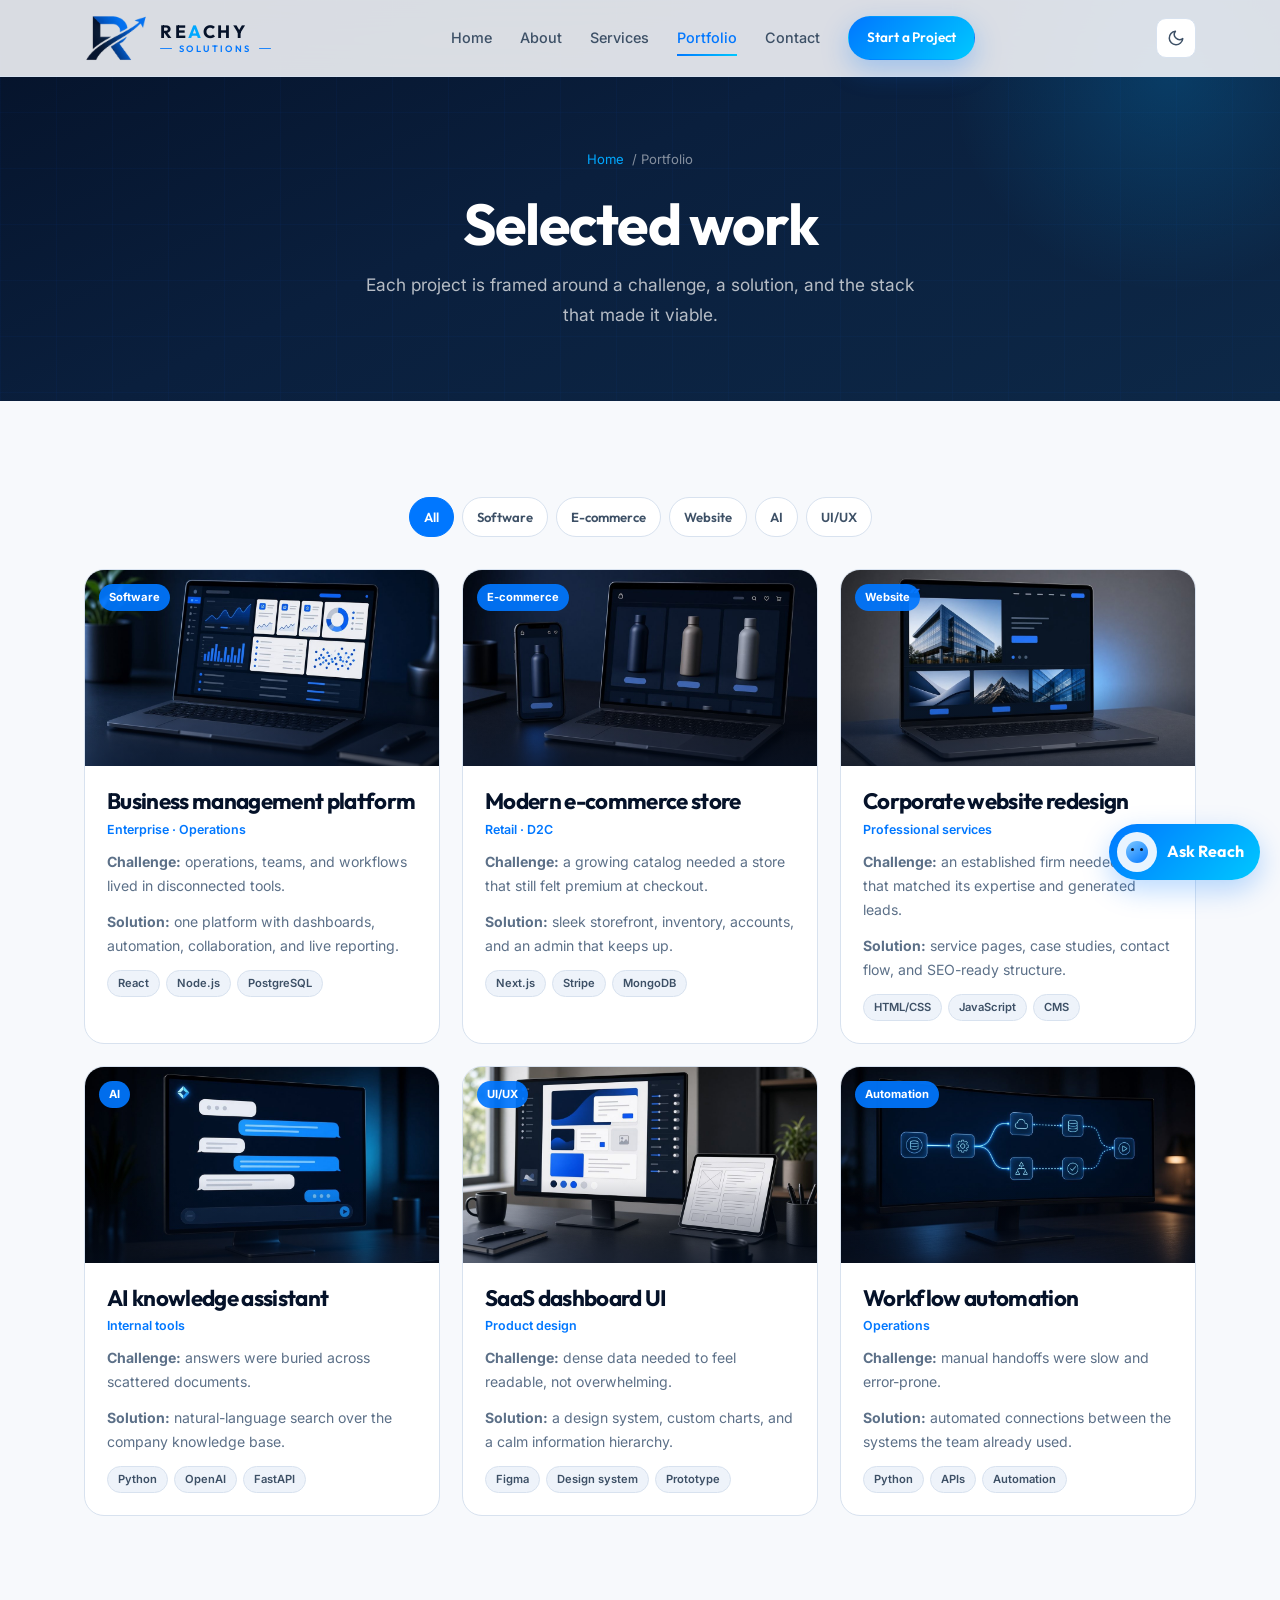
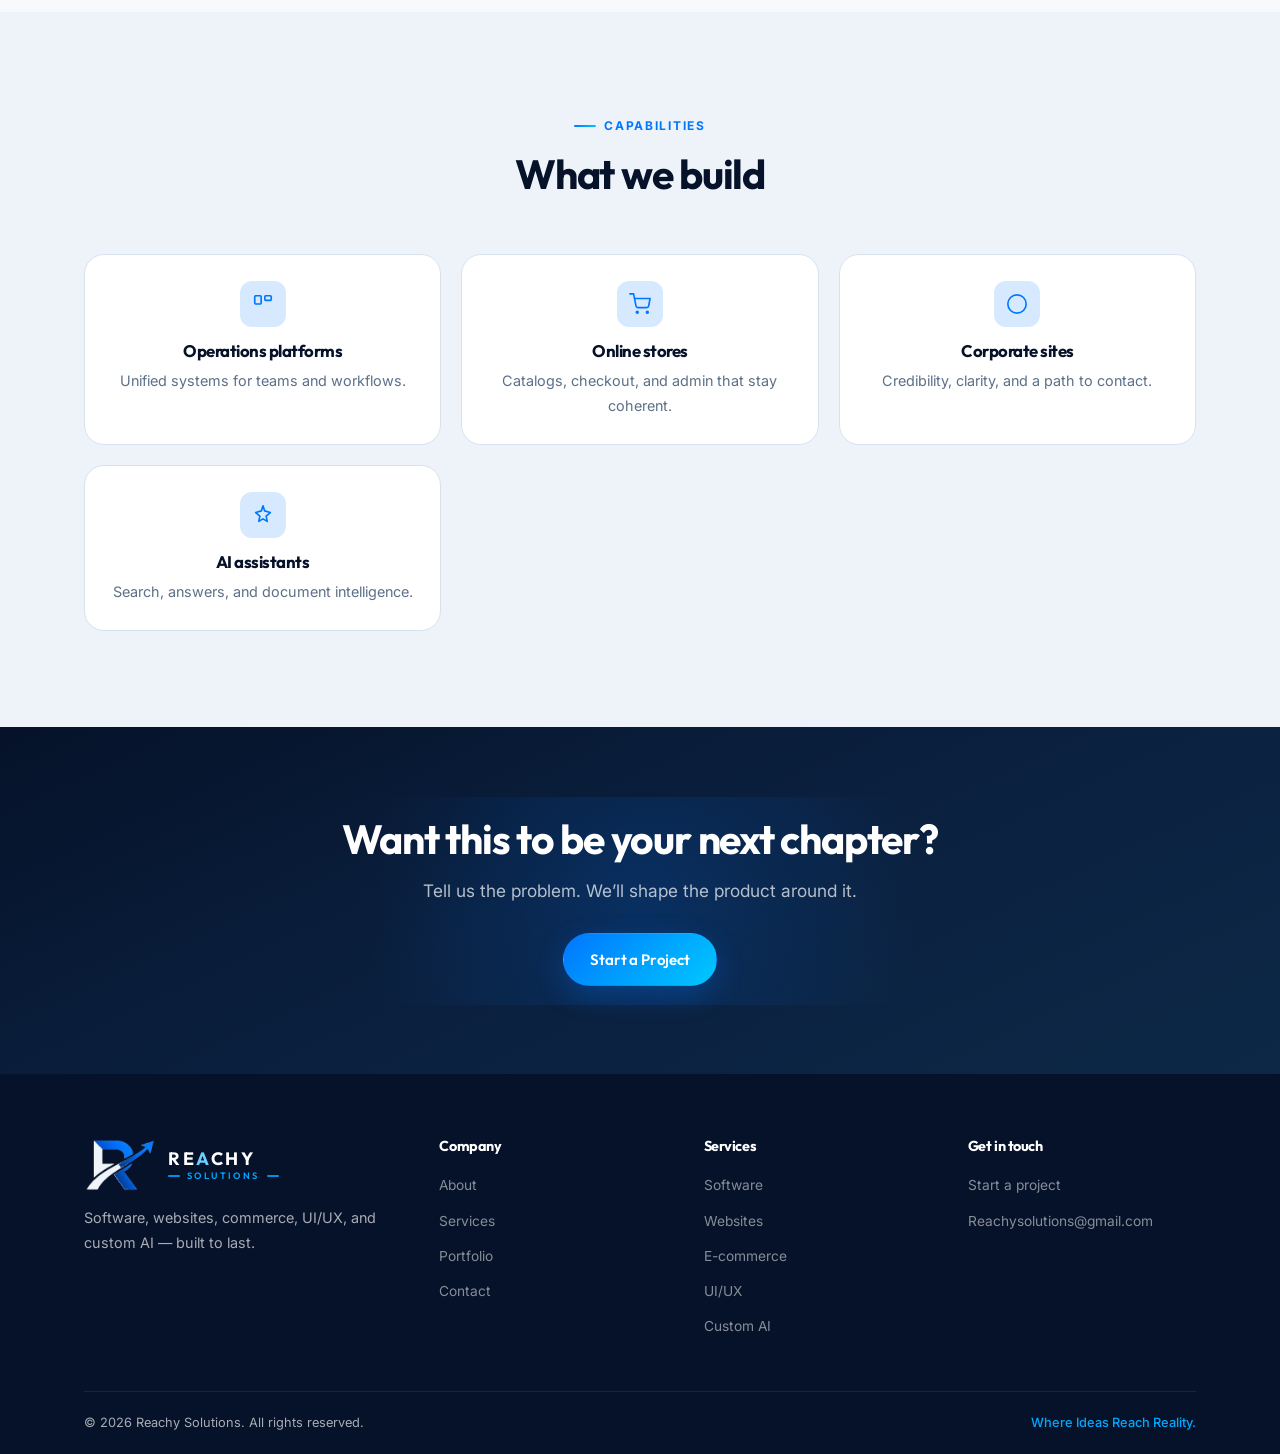
<file: portfolio.html>
<!DOCTYPE html>
<html lang="en">
<head>
  <meta charset="UTF-8">
  <meta name="viewport" content="width=device-width, initial-scale=1.0">
  <meta name="description" content="Reachy Solutions portfolio — selected software, website, e-commerce, UI/UX, and AI projects.">
  <meta name="theme-color" content="#051229">
  <title>Portfolio | Reachy Solutions</title>
  <link rel="icon" type="image/png" href="assets/images/favicon.png">
  <link rel="preconnect" href="https://fonts.googleapis.com">
  <link rel="preconnect" href="https://fonts.gstatic.com" crossorigin>
  <link rel="stylesheet" href="https://fonts.googleapis.com/css2?family=Inter:wght@400;500;600;700&family=Outfit:wght@500;600;700;800&display=swap">
  <link rel="stylesheet" href="assets/css/style.css">
  <script>
    (function(){try{var k='reachy-theme',t=localStorage.getItem(k);if(!t&&window.matchMedia('(prefers-color-scheme: dark)').matches)t='dark';if(!t)t='light';document.documentElement.setAttribute('data-theme',t);}catch(e){}})();
  </script>
</head>
<body>
  <a class="skip-link" href="#main">Skip to content</a>
  <header class="header header--solid">
    <div class="container header-inner">
      <a href="index.html" class="logo" aria-label="Reachy Solutions home">
        <span class="logo-marks"><img src="assets/images/logo-mark.png" alt="" class="logo-img logo-img--dark" width="64" height="48"><img src="assets/images/logo-mark-light.png" alt="" class="logo-img logo-img--light" width="64" height="48"></span>
        <span class="logo-wordmark"><span class="logo-name">Re<span class="logo-a">a</span>chy</span><span class="logo-sub">Solutions</span></span>
      </a>
      <nav class="nav" id="site-nav" aria-label="Primary">
        <a href="index.html" class="nav-link">Home</a>
        <a href="about.html" class="nav-link">About</a>
        <a href="services.html" class="nav-link">Services</a>
        <a href="portfolio.html" class="nav-link active">Portfolio</a>
        <a href="contact.html" class="nav-link">Contact</a>
        <div class="nav-cta"><a href="contact.html" class="btn btn-primary btn-sm">Start a Project</a></div>
      </nav>
      <div class="header-actions">
        <button class="theme-toggle" type="button" aria-label="Toggle theme">
          <svg class="icon-sun" viewBox="0 0 24 24" aria-hidden="true"><circle cx="12" cy="12" r="5"/><line x1="12" y1="1" x2="12" y2="3"/><line x1="12" y1="21" x2="12" y2="23"/><line x1="4.22" y1="4.22" x2="5.64" y2="5.64"/><line x1="18.36" y1="18.36" x2="19.78" y2="19.78"/><line x1="1" y1="12" x2="3" y2="12"/><line x1="21" y1="12" x2="23" y2="12"/><line x1="4.22" y1="19.78" x2="5.64" y2="18.36"/><line x1="18.36" y1="5.64" x2="19.78" y2="4.22"/></svg>
          <svg class="icon-moon" viewBox="0 0 24 24" aria-hidden="true"><path d="M21 12.79A9 9 0 1 1 11.21 3 7 7 0 0 0 21 12.79z"/></svg>
        </button>
        <button class="menu-toggle" type="button" aria-label="Open menu"><span></span><span></span><span></span></button>
      </div>
    </div>
  </header>

  <main id="main">
    <section class="page-hero">
      <div class="container">
        <div class="breadcrumb"><a href="index.html">Home</a> / Portfolio</div>
        <h1>Selected work</h1>
        <p>Each project is framed around a challenge, a solution, and the stack that made it viable.</p>
      </div>
    </section>

    <section>
      <div class="container">
        <div class="portfolio-toolbar" role="toolbar" aria-label="Filter projects">
          <button class="filter-btn is-active" type="button" data-filter="all" aria-pressed="true">All</button>
          <button class="filter-btn" type="button" data-filter="software" aria-pressed="false">Software</button>
          <button class="filter-btn" type="button" data-filter="ecommerce" aria-pressed="false">E-commerce</button>
          <button class="filter-btn" type="button" data-filter="website" aria-pressed="false">Website</button>
          <button class="filter-btn" type="button" data-filter="ai" aria-pressed="false">AI</button>
          <button class="filter-btn" type="button" data-filter="uiux" aria-pressed="false">UI/UX</button>
        </div>

        <div class="portfolio-grid">
          <article class="portfolio-card fade-in" data-category="software">
            <div class="portfolio-image"><img src="assets/images/card-software.jpg" alt="Operations dashboard on a laptop" width="640" height="360"><span class="tag">Software</span></div>
            <div class="portfolio-body">
              <h3>Business management platform</h3>
              <p class="industry">Enterprise · Operations</p>
              <p><strong>Challenge:</strong> operations, teams, and workflows lived in disconnected tools.</p>
              <p><strong>Solution:</strong> one platform with dashboards, automation, collaboration, and live reporting.</p>
              <div class="tech-tags"><span class="tech-tag">React</span><span class="tech-tag">Node.js</span><span class="tech-tag">PostgreSQL</span></div>
            </div>
          </article>

          <article class="portfolio-card fade-in" data-category="ecommerce">
            <div class="portfolio-image"><img src="assets/images/card-ecommerce.jpg" alt="Online store on a phone and laptop" width="640" height="360"><span class="tag">E-commerce</span></div>
            <div class="portfolio-body">
              <h3>Modern e-commerce store</h3>
              <p class="industry">Retail · D2C</p>
              <p><strong>Challenge:</strong> a growing catalog needed a store that still felt premium at checkout.</p>
              <p><strong>Solution:</strong> sleek storefront, inventory, accounts, and an admin that keeps up.</p>
              <div class="tech-tags"><span class="tech-tag">Next.js</span><span class="tech-tag">Stripe</span><span class="tech-tag">MongoDB</span></div>
            </div>
          </article>

          <article class="portfolio-card fade-in" data-category="website">
            <div class="portfolio-image"><img src="assets/images/card-website.jpg" alt="Corporate website on a laptop" width="640" height="360"><span class="tag">Website</span></div>
            <div class="portfolio-body">
              <h3>Corporate website redesign</h3>
              <p class="industry">Professional services</p>
              <p><strong>Challenge:</strong> an established firm needed a site that matched its expertise and generated leads.</p>
              <p><strong>Solution:</strong> service pages, case studies, contact flow, and SEO-ready structure.</p>
              <div class="tech-tags"><span class="tech-tag">HTML/CSS</span><span class="tech-tag">JavaScript</span><span class="tech-tag">CMS</span></div>
            </div>
          </article>

          <article class="portfolio-card fade-in" data-category="ai">
            <div class="portfolio-image"><img src="assets/images/card-ai.jpg" alt="AI assistant on a desktop screen" width="640" height="360"><span class="tag">AI</span></div>
            <div class="portfolio-body">
              <h3>AI knowledge assistant</h3>
              <p class="industry">Internal tools</p>
              <p><strong>Challenge:</strong> answers were buried across scattered documents.</p>
              <p><strong>Solution:</strong> natural-language search over the company knowledge base.</p>
              <div class="tech-tags"><span class="tech-tag">Python</span><span class="tech-tag">OpenAI</span><span class="tech-tag">FastAPI</span></div>
            </div>
          </article>

          <article class="portfolio-card fade-in" data-category="uiux">
            <div class="portfolio-image"><img src="assets/images/card-uiux.jpg" alt="Interface design on a monitor and tablet" width="640" height="360"><span class="tag">UI/UX</span></div>
            <div class="portfolio-body">
              <h3>SaaS dashboard UI</h3>
              <p class="industry">Product design</p>
              <p><strong>Challenge:</strong> dense data needed to feel readable, not overwhelming.</p>
              <p><strong>Solution:</strong> a design system, custom charts, and a calm information hierarchy.</p>
              <div class="tech-tags"><span class="tech-tag">Figma</span><span class="tech-tag">Design system</span><span class="tech-tag">Prototype</span></div>
            </div>
          </article>

          <article class="portfolio-card fade-in" data-category="software">
            <div class="portfolio-image"><img src="assets/images/card-automation.jpg" alt="Automation flow on a wide monitor" width="640" height="360"><span class="tag">Automation</span></div>
            <div class="portfolio-body">
              <h3>Workflow automation</h3>
              <p class="industry">Operations</p>
              <p><strong>Challenge:</strong> manual handoffs were slow and error-prone.</p>
              <p><strong>Solution:</strong> automated connections between the systems the team already used.</p>
              <div class="tech-tags"><span class="tech-tag">Python</span><span class="tech-tag">APIs</span><span class="tech-tag">Automation</span></div>
            </div>
          </article>
        </div>
      </div>
    </section>

    <section class="surface-alt">
      <div class="container">
        <div class="section-header fade-in">
          <span class="section-label">Capabilities</span>
          <h2>What we build</h2>
        </div>
        <div class="clients-grid">
          <div class="client-card fade-in"><div class="client-icon"><svg viewBox="0 0 24 24"><rect x="3" y="3" width="7" height="9" rx="1"/><rect x="14" y="3" width="7" height="5" rx="1"/></svg></div><h4>Operations platforms</h4><p>Unified systems for teams and workflows.</p></div>
          <div class="client-card fade-in"><div class="client-icon"><svg viewBox="0 0 24 24"><circle cx="9" cy="21" r="1"/><circle cx="20" cy="21" r="1"/><path d="M1 1h4l2.68 13.39a2 2 0 0 0 2 1.61h9.72a2 2 0 0 0 2-1.61L23 6H6"/></svg></div><h4>Online stores</h4><p>Catalogs, checkout, and admin that stay coherent.</p></div>
          <div class="client-card fade-in"><div class="client-icon"><svg viewBox="0 0 24 24"><circle cx="12" cy="12" r="10"/></svg></div><h4>Corporate sites</h4><p>Credibility, clarity, and a path to contact.</p></div>
          <div class="client-card fade-in"><div class="client-icon"><svg viewBox="0 0 24 24"><path d="M12 2l1.8 5.5L20 9.3l-4.6 3.9L16.6 19 12 16.2 7.4 19l1.2-5.8L4 9.3l6.2-1.8L12 2z"/></svg></div><h4>AI assistants</h4><p>Search, answers, and document intelligence.</p></div>
        </div>
      </div>
    </section>

    <section class="cta-section">
      <div class="container">
        <h2 class="fade-in">Want this to be your next chapter?</h2>
        <p class="fade-in">Tell us the problem. We’ll shape the product around it.</p>
        <div class="cta-actions fade-in"><a href="contact.html" class="btn btn-primary">Start a Project</a></div>
      </div>
    </section>
  </main>

  <footer class="footer">
    <div class="container">
      <div class="footer-grid">
        <div class="footer-brand">
          <a href="index.html" class="logo" aria-label="Reachy Solutions">
            <span class="logo-marks"><img src="assets/images/logo-mark.png" alt="" class="logo-img logo-img--dark" width="64" height="48"><img src="assets/images/logo-mark-light.png" alt="" class="logo-img logo-img--light" width="64" height="48"></span>
            <span class="logo-wordmark"><span class="logo-name">Re<span class="logo-a">a</span>chy</span><span class="logo-sub">Solutions</span></span>
          </a>
          <p>Software, websites, commerce, UI/UX, and custom AI — built to last.</p>
        </div>
        <div class="footer-col"><h4>Company</h4><ul><li><a href="about.html">About</a></li><li><a href="services.html">Services</a></li><li><a href="portfolio.html">Portfolio</a></li><li><a href="contact.html">Contact</a></li></ul></div>
        <div class="footer-col"><h4>Services</h4><ul><li><a href="services.html#software">Software</a></li><li><a href="services.html#websites">Websites</a></li><li><a href="services.html#ecommerce">E-commerce</a></li><li><a href="services.html#uiux">UI/UX</a></li><li><a href="services.html#ai">Custom AI</a></li></ul></div>
        <div class="footer-col"><h4>Get in touch</h4><ul><li><a href="contact.html">Start a project</a></li><li><a href="mailto:Reachysolutions@gmail.com">Reachysolutions@gmail.com</a></li></ul></div>
      </div>
      <div class="footer-bottom">
        <p>&copy; 2026 Reachy Solutions. All rights reserved.</p>
        <p class="tagline">Where Ideas Reach Reality.</p>
      </div>
    </div>
  </footer>
  <script src="assets/js/main.js" defer></script>
</body>
</html>
</file>
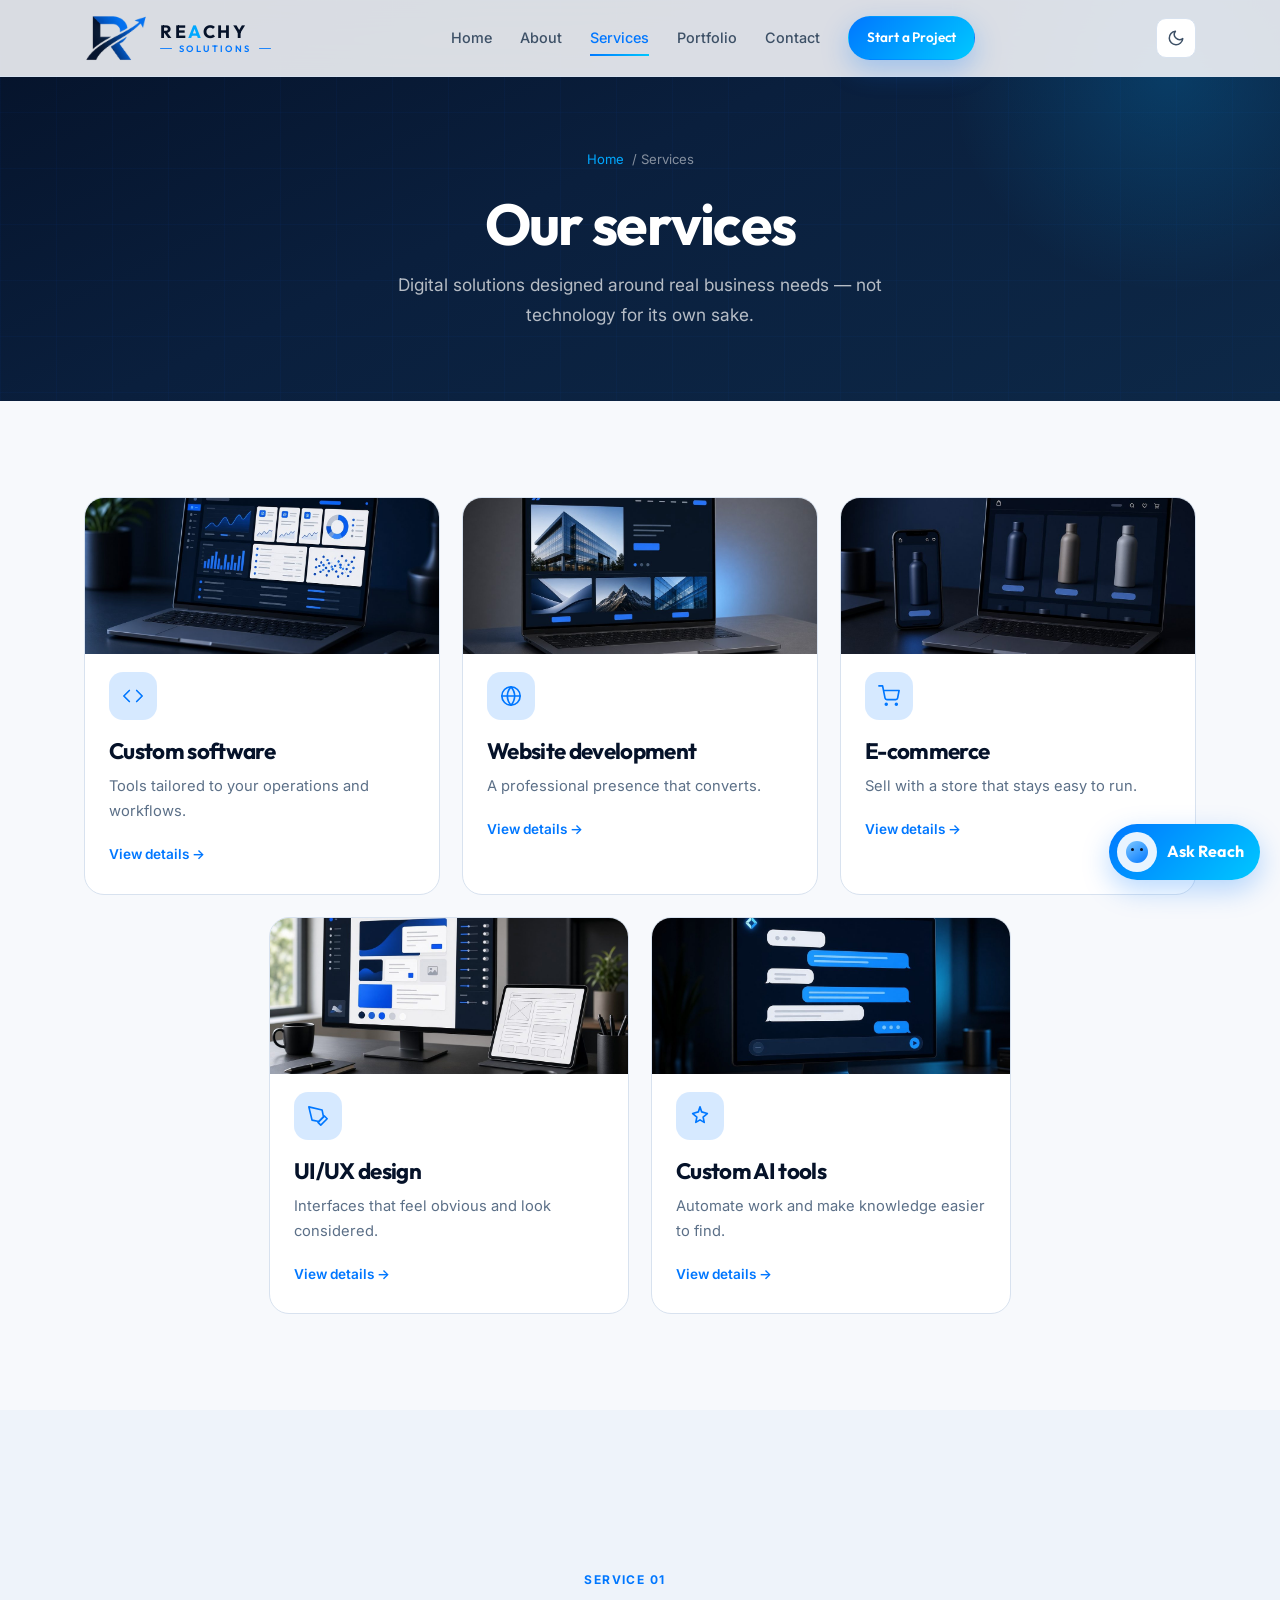
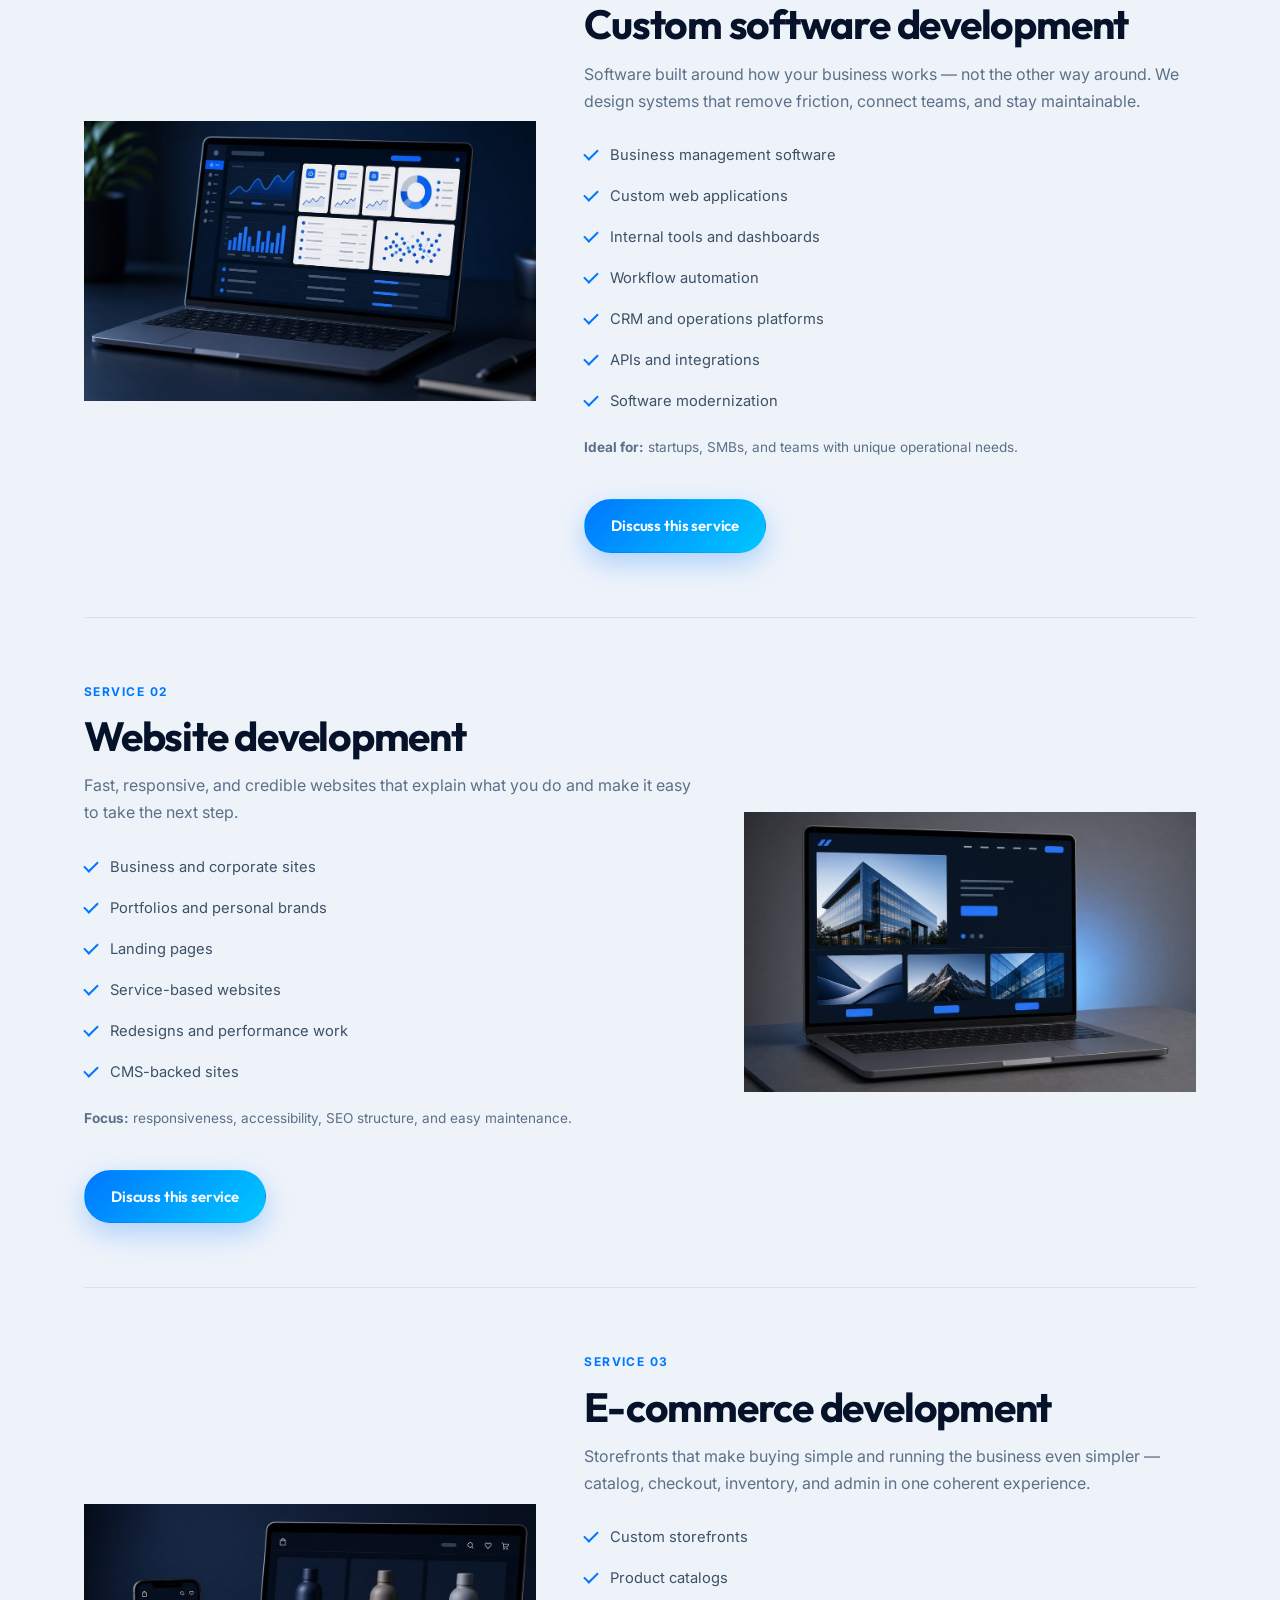
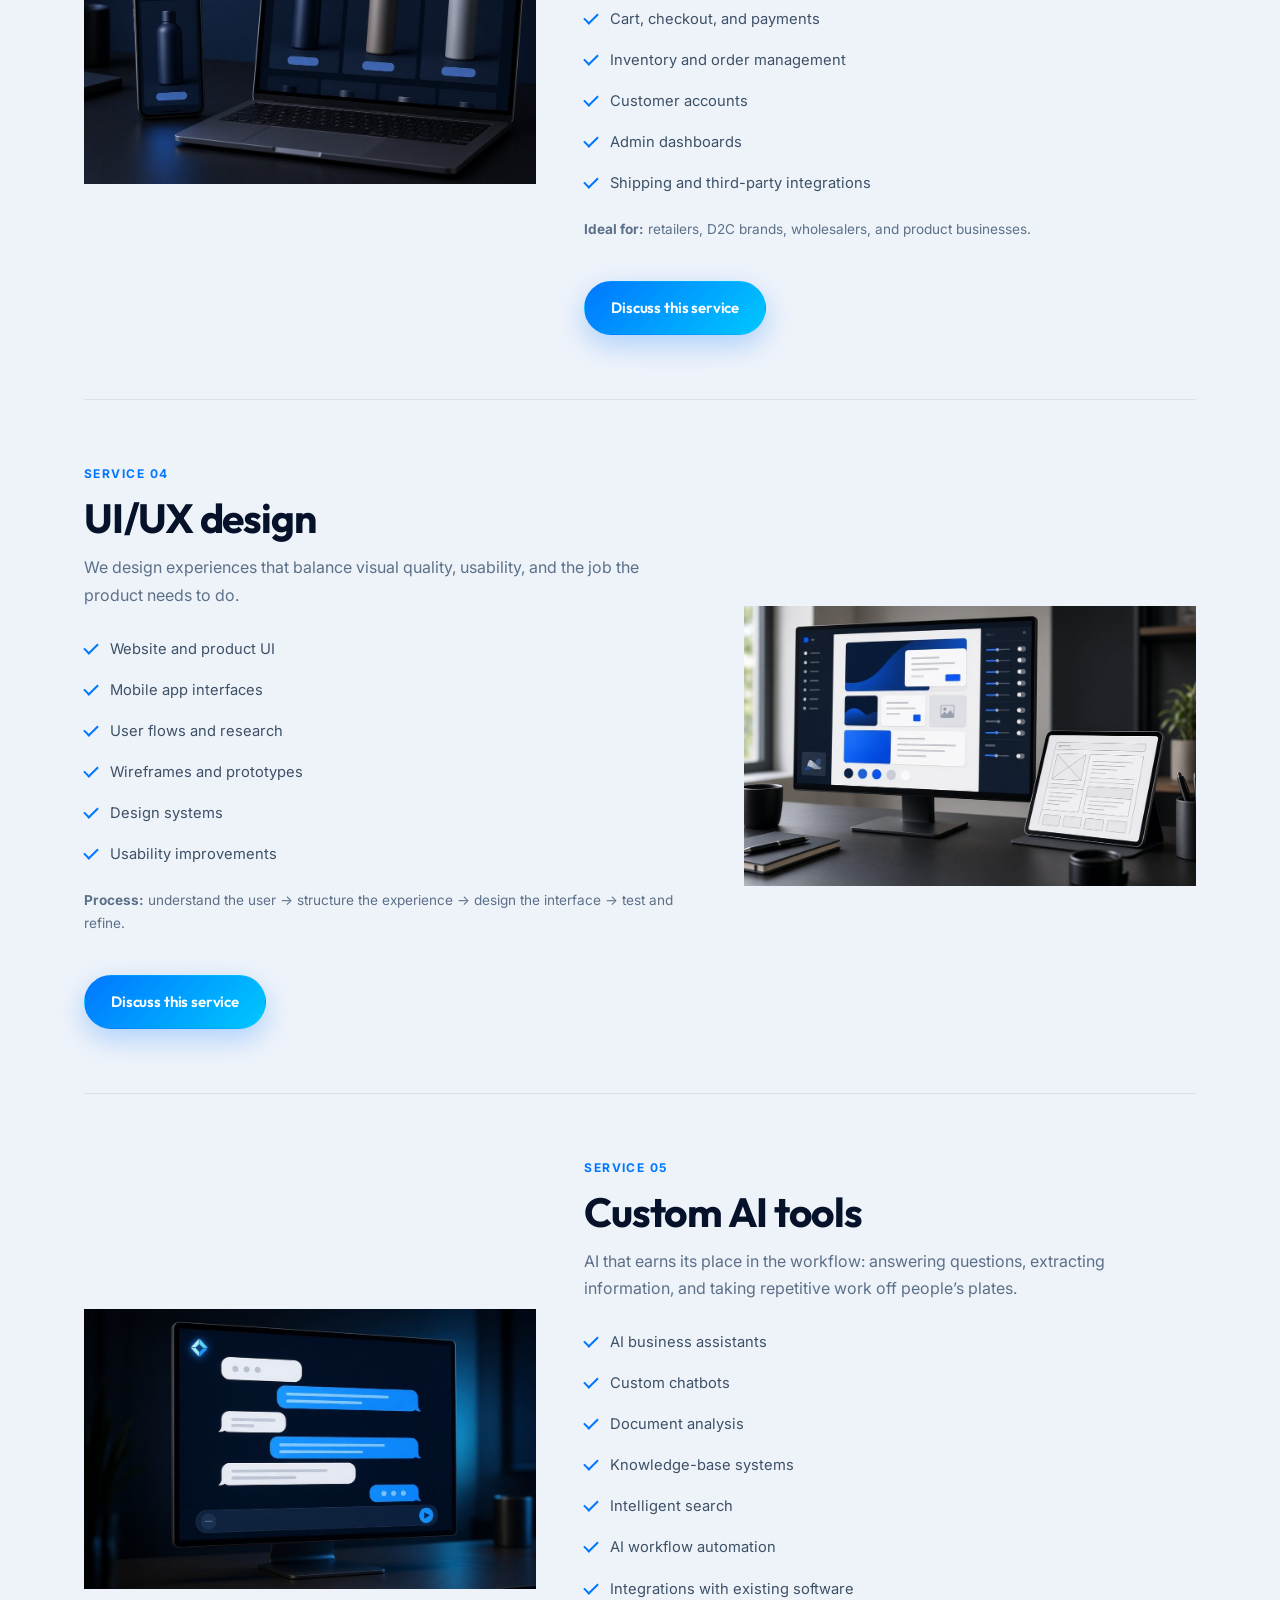
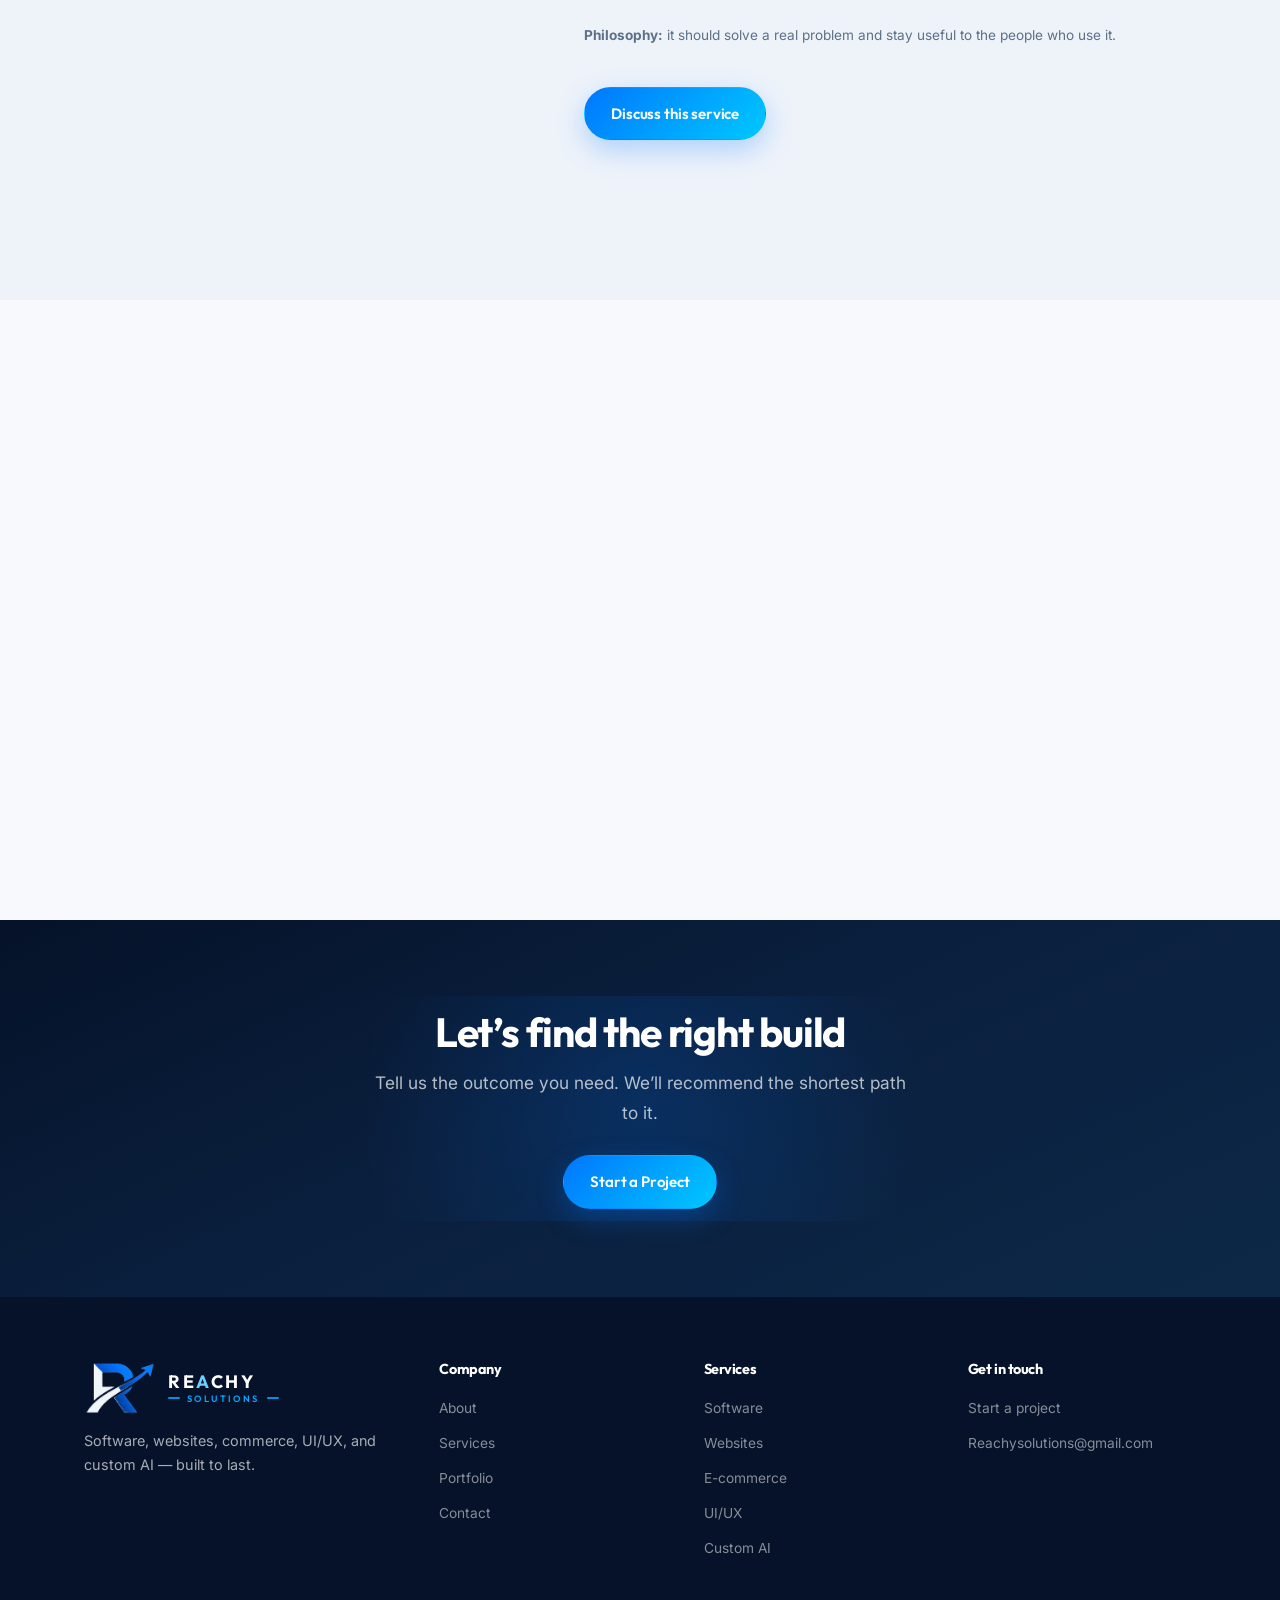
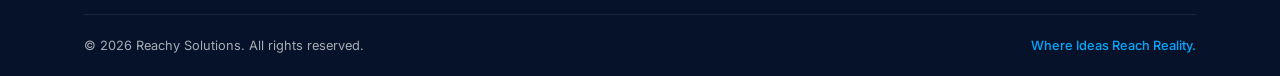
<file: services.html>
<!DOCTYPE html>
<html lang="en">
<head>
  <meta charset="UTF-8">
  <meta name="viewport" content="width=device-width, initial-scale=1.0">
  <meta name="description" content="Reachy Solutions services — custom software, websites, e-commerce, UI/UX design, and custom AI tools.">
  <meta name="theme-color" content="#051229">
  <title>Our Services | Reachy Solutions</title>
  <link rel="icon" type="image/png" href="assets/images/favicon.png">
  <link rel="preconnect" href="https://fonts.googleapis.com">
  <link rel="preconnect" href="https://fonts.gstatic.com" crossorigin>
  <link rel="stylesheet" href="https://fonts.googleapis.com/css2?family=Inter:wght@400;500;600;700&family=Outfit:wght@500;600;700;800&display=swap">
  <link rel="stylesheet" href="assets/css/style.css">
  <script>
    (function(){try{var k='reachy-theme',t=localStorage.getItem(k);if(!t&&window.matchMedia('(prefers-color-scheme: dark)').matches)t='dark';if(!t)t='light';document.documentElement.setAttribute('data-theme',t);}catch(e){}})();
  </script>
</head>
<body>
  <a class="skip-link" href="#main">Skip to content</a>
  <header class="header header--solid">
    <div class="container header-inner">
      <a href="index.html" class="logo" aria-label="Reachy Solutions home">
        <span class="logo-marks"><img src="assets/images/logo-mark.png" alt="" class="logo-img logo-img--dark" width="64" height="48"><img src="assets/images/logo-mark-light.png" alt="" class="logo-img logo-img--light" width="64" height="48"></span>
        <span class="logo-wordmark"><span class="logo-name">Re<span class="logo-a">a</span>chy</span><span class="logo-sub">Solutions</span></span>
      </a>
      <nav class="nav" id="site-nav" aria-label="Primary">
        <a href="index.html" class="nav-link">Home</a>
        <a href="about.html" class="nav-link">About</a>
        <a href="services.html" class="nav-link active">Services</a>
        <a href="portfolio.html" class="nav-link">Portfolio</a>
        <a href="contact.html" class="nav-link">Contact</a>
        <div class="nav-cta"><a href="contact.html" class="btn btn-primary btn-sm">Start a Project</a></div>
      </nav>
      <div class="header-actions">
        <button class="theme-toggle" type="button" aria-label="Toggle theme">
          <svg class="icon-sun" viewBox="0 0 24 24" aria-hidden="true"><circle cx="12" cy="12" r="5"/><line x1="12" y1="1" x2="12" y2="3"/><line x1="12" y1="21" x2="12" y2="23"/><line x1="4.22" y1="4.22" x2="5.64" y2="5.64"/><line x1="18.36" y1="18.36" x2="19.78" y2="19.78"/><line x1="1" y1="12" x2="3" y2="12"/><line x1="21" y1="12" x2="23" y2="12"/><line x1="4.22" y1="19.78" x2="5.64" y2="18.36"/><line x1="18.36" y1="5.64" x2="19.78" y2="4.22"/></svg>
          <svg class="icon-moon" viewBox="0 0 24 24" aria-hidden="true"><path d="M21 12.79A9 9 0 1 1 11.21 3 7 7 0 0 0 21 12.79z"/></svg>
        </button>
        <button class="menu-toggle" type="button" aria-label="Open menu"><span></span><span></span><span></span></button>
      </div>
    </div>
  </header>

  <main id="main">
    <section class="page-hero">
      <div class="container">
        <div class="breadcrumb"><a href="index.html">Home</a> / Services</div>
        <h1>Our services</h1>
        <p>Digital solutions designed around real business needs — not technology for its own sake.</p>
      </div>
    </section>

    <section>
      <div class="container">
        <div class="services-grid">
          <a class="service-card fade-in" href="#software">
            <div class="card-photo"><img src="assets/images/card-software.jpg" alt="Operations dashboard on a laptop" width="640" height="360"></div>
            <div class="service-icon"><svg viewBox="0 0 24 24"><polyline points="16 18 22 12 16 6"/><polyline points="8 6 2 12 8 18"/></svg></div>
            <h3>Custom software</h3>
            <p>Tools tailored to your operations and workflows.</p>
            <span class="service-link">View details →</span>
          </a>
          <a class="service-card fade-in" href="#websites">
            <div class="card-photo"><img src="assets/images/card-website.jpg" alt="Corporate website on a laptop" width="640" height="360"></div>
            <div class="service-icon"><svg viewBox="0 0 24 24"><circle cx="12" cy="12" r="10"/><line x1="2" y1="12" x2="22" y2="12"/><path d="M12 2a15.3 15.3 0 0 1 4 10 15.3 15.3 0 0 1-4 10 15.3 15.3 0 0 1-4-10 15.3 15.3 0 0 1 4-10z"/></svg></div>
            <h3>Website development</h3>
            <p>A professional presence that converts.</p>
            <span class="service-link">View details →</span>
          </a>
          <a class="service-card fade-in" href="#ecommerce">
            <div class="card-photo"><img src="assets/images/card-ecommerce.jpg" alt="Online store on a phone and laptop" width="640" height="360"></div>
            <div class="service-icon"><svg viewBox="0 0 24 24"><circle cx="9" cy="21" r="1"/><circle cx="20" cy="21" r="1"/><path d="M1 1h4l2.68 13.39a2 2 0 0 0 2 1.61h9.72a2 2 0 0 0 2-1.61L23 6H6"/></svg></div>
            <h3>E-commerce</h3>
            <p>Sell with a store that stays easy to run.</p>
            <span class="service-link">View details →</span>
          </a>
          <a class="service-card fade-in" href="#uiux">
            <div class="card-photo"><img src="assets/images/card-uiux.jpg" alt="Interface design on a monitor and tablet" width="640" height="360"></div>
            <div class="service-icon"><svg viewBox="0 0 24 24"><path d="M12 19l7-7 3 3-7 7-3-3z"/><path d="M18 13l-1.5-7.5L2 2l3.5 14.5L13 18l5-5z"/></svg></div>
            <h3>UI/UX design</h3>
            <p>Interfaces that feel obvious and look considered.</p>
            <span class="service-link">View details →</span>
          </a>
          <a class="service-card fade-in" href="#ai">
            <div class="card-photo"><img src="assets/images/card-ai.jpg" alt="AI assistant on a desktop screen" width="640" height="360"></div>
            <div class="service-icon"><svg viewBox="0 0 24 24"><path d="M12 2l1.8 5.5L20 9.3l-4.6 3.9L16.6 19 12 16.2 7.4 19l1.2-5.8L4 9.3l6.2-1.8L12 2z"/></svg></div>
            <h3>Custom AI tools</h3>
            <p>Automate work and make knowledge easier to find.</p>
            <span class="service-link">View details →</span>
          </a>
        </div>
      </div>
    </section>

    <section class="surface-alt">
      <div class="container">
        <div class="service-detail fade-in" id="software">
          <div class="service-detail-visual"><img src="assets/images/card-software.jpg" alt="Operations dashboard on a laptop" width="640" height="360"></div>
          <div class="service-detail-content">
            <span class="service-num">SERVICE 01</span>
            <h2>Custom software development</h2>
            <p>Software built around how your business works — not the other way around. We design systems that remove friction, connect teams, and stay maintainable.</p>
            <ul class="feature-list">
              <li>Business management software</li>
              <li>Custom web applications</li>
              <li>Internal tools and dashboards</li>
              <li>Workflow automation</li>
              <li>CRM and operations platforms</li>
              <li>APIs and integrations</li>
              <li>Software modernization</li>
            </ul>
            <p class="ideal-note"><strong>Ideal for:</strong> startups, SMBs, and teams with unique operational needs.</p>
            <a href="contact.html?service=software" class="btn btn-primary" style="margin-top:20px">Discuss this service</a>
          </div>
        </div>

        <div class="service-detail fade-in" id="websites">
          <div class="service-detail-visual"><img src="assets/images/card-website.jpg" alt="Corporate website on a laptop" width="640" height="360"></div>
          <div class="service-detail-content">
            <span class="service-num">SERVICE 02</span>
            <h2>Website development</h2>
            <p>Fast, responsive, and credible websites that explain what you do and make it easy to take the next step.</p>
            <ul class="feature-list">
              <li>Business and corporate sites</li>
              <li>Portfolios and personal brands</li>
              <li>Landing pages</li>
              <li>Service-based websites</li>
              <li>Redesigns and performance work</li>
              <li>CMS-backed sites</li>
            </ul>
            <p class="ideal-note"><strong>Focus:</strong> responsiveness, accessibility, SEO structure, and easy maintenance.</p>
            <a href="contact.html?service=website" class="btn btn-primary" style="margin-top:20px">Discuss this service</a>
          </div>
        </div>

        <div class="service-detail fade-in" id="ecommerce">
          <div class="service-detail-visual"><img src="assets/images/card-ecommerce.jpg" alt="Online store on a phone and laptop" width="640" height="360"></div>
          <div class="service-detail-content">
            <span class="service-num">SERVICE 03</span>
            <h2>E-commerce development</h2>
            <p>Storefronts that make buying simple and running the business even simpler — catalog, checkout, inventory, and admin in one coherent experience.</p>
            <ul class="feature-list">
              <li>Custom storefronts</li>
              <li>Product catalogs</li>
              <li>Cart, checkout, and payments</li>
              <li>Inventory and order management</li>
              <li>Customer accounts</li>
              <li>Admin dashboards</li>
              <li>Shipping and third-party integrations</li>
            </ul>
            <p class="ideal-note"><strong>Ideal for:</strong> retailers, D2C brands, wholesalers, and product businesses.</p>
            <a href="contact.html?service=ecommerce" class="btn btn-primary" style="margin-top:20px">Discuss this service</a>
          </div>
        </div>

        <div class="service-detail fade-in" id="uiux">
          <div class="service-detail-visual"><img src="assets/images/card-uiux.jpg" alt="Interface design on a monitor and tablet" width="640" height="360"></div>
          <div class="service-detail-content">
            <span class="service-num">SERVICE 04</span>
            <h2>UI/UX design</h2>
            <p>We design experiences that balance visual quality, usability, and the job the product needs to do.</p>
            <ul class="feature-list">
              <li>Website and product UI</li>
              <li>Mobile app interfaces</li>
              <li>User flows and research</li>
              <li>Wireframes and prototypes</li>
              <li>Design systems</li>
              <li>Usability improvements</li>
            </ul>
            <p class="ideal-note"><strong>Process:</strong> understand the user → structure the experience → design the interface → test and refine.</p>
            <a href="contact.html?service=uiux" class="btn btn-primary" style="margin-top:20px">Discuss this service</a>
          </div>
        </div>

        <div class="service-detail fade-in" id="ai">
          <div class="service-detail-visual"><img src="assets/images/card-ai.jpg" alt="AI assistant on a desktop screen" width="640" height="360"></div>
          <div class="service-detail-content">
            <span class="service-num">SERVICE 05</span>
            <h2>Custom AI tools</h2>
            <p>AI that earns its place in the workflow: answering questions, extracting information, and taking repetitive work off people’s plates.</p>
            <ul class="feature-list">
              <li>AI business assistants</li>
              <li>Custom chatbots</li>
              <li>Document analysis</li>
              <li>Knowledge-base systems</li>
              <li>Intelligent search</li>
              <li>AI workflow automation</li>
              <li>Integrations with existing software</li>
            </ul>
            <p class="ideal-note"><strong>Philosophy:</strong> it should solve a real problem and stay useful to the people who use it.</p>
            <a href="contact.html?service=ai" class="btn btn-primary" style="margin-top:20px">Discuss this service</a>
          </div>
        </div>
      </div>
    </section>

    <section>
      <div class="container">
        <div class="section-header fade-in">
          <span class="section-label">AI in practice</span>
          <h2>AI that works for the business</h2>
        </div>
        <div class="ai-showcase">
          <div class="ai-card fade-in"><h4>Knowledge assistant</h4><p>Ask questions against company documents and get grounded answers.</p></div>
          <div class="ai-card fade-in"><h4>Support copilot</h4><p>Help teams draft replies, surface FAQs, and keep tone consistent.</p></div>
          <div class="ai-card fade-in"><h4>Document intelligence</h4><p>Extract, classify, and summarize information at volume.</p></div>
          <div class="ai-card fade-in"><h4>Workflow automation</h4><p>Connect AI to the processes that currently eat hours.</p></div>
        </div>
      </div>
    </section>

    <section class="cta-section">
      <div class="container">
        <h2 class="fade-in">Let’s find the right build</h2>
        <p class="fade-in">Tell us the outcome you need. We’ll recommend the shortest path to it.</p>
        <div class="cta-actions fade-in"><a href="contact.html" class="btn btn-primary">Start a Project</a></div>
      </div>
    </section>
  </main>

  <footer class="footer">
    <div class="container">
      <div class="footer-grid">
        <div class="footer-brand">
          <a href="index.html" class="logo" aria-label="Reachy Solutions">
            <span class="logo-marks"><img src="assets/images/logo-mark.png" alt="" class="logo-img logo-img--dark" width="64" height="48"><img src="assets/images/logo-mark-light.png" alt="" class="logo-img logo-img--light" width="64" height="48"></span>
            <span class="logo-wordmark"><span class="logo-name">Re<span class="logo-a">a</span>chy</span><span class="logo-sub">Solutions</span></span>
          </a>
          <p>Software, websites, commerce, UI/UX, and custom AI — built to last.</p>
        </div>
        <div class="footer-col"><h4>Company</h4><ul><li><a href="about.html">About</a></li><li><a href="services.html">Services</a></li><li><a href="portfolio.html">Portfolio</a></li><li><a href="contact.html">Contact</a></li></ul></div>
        <div class="footer-col"><h4>Services</h4><ul><li><a href="services.html#software">Software</a></li><li><a href="services.html#websites">Websites</a></li><li><a href="services.html#ecommerce">E-commerce</a></li><li><a href="services.html#uiux">UI/UX</a></li><li><a href="services.html#ai">Custom AI</a></li></ul></div>
        <div class="footer-col"><h4>Get in touch</h4><ul><li><a href="contact.html">Start a project</a></li><li><a href="mailto:Reachysolutions@gmail.com">Reachysolutions@gmail.com</a></li></ul></div>
      </div>
      <div class="footer-bottom">
        <p>&copy; 2026 Reachy Solutions. All rights reserved.</p>
        <p class="tagline">Where Ideas Reach Reality.</p>
      </div>
    </div>
  </footer>
  <script src="assets/js/main.js" defer></script>
</body>
</html>
</file>
<file: assets/css/style.css>
/* ============================================
   Reachy Solutions — Design System
   ============================================ */

:root,
[data-theme="light"] {
  color-scheme: light;

  --navy-deep: #051229;
  --blue: #0077FF;
  --blue-bright: #00A8FF;
  --blue-glow: rgba(0, 119, 255, 0.16);
  --gradient-blue: linear-gradient(135deg, #0077FF 0%, #00C8FF 100%);
  --gradient-hero: linear-gradient(155deg, #051229 0%, #0A1F3D 45%, #0D2847 100%);

  --bg-base: #F7F9FC;
  --bg-muted: #EEF3FA;
  --bg-elevated: #FFFFFF;
  --bg-input: #F4F7FC;
  --header-bg: rgba(247, 249, 252, 0.88);

  --text-body: #3D5066;
  --text-heading: #051229;
  --text-muted: #5C7088;
  --text-on-dark: #FFFFFF;

  --border: #D8E2EF;
  --border-hover: #0077FF;
  --shadow-sm: 0 1px 3px rgba(5, 18, 41, 0.06);
  --shadow-md: 0 8px 28px rgba(5, 18, 41, 0.08);
  --shadow-lg: 0 18px 50px rgba(5, 18, 41, 0.12);
  --shadow-blue: 0 10px 28px rgba(0, 119, 255, 0.28);

  --navy: var(--text-heading);
  --navy-light: #0A1A3A;
  --navy-mid: #122654;
  --white: #FFFFFF;
  --gray-50: var(--bg-muted);
  --gray-100: #EEF2F7;
  --gray-200: var(--border);
  --gray-300: #CBD5E1;
  --gray-400: #94A3B8;
  --gray-500: var(--text-muted);
  --gray-600: var(--text-body);

  --radius-sm: 10px;
  --radius-md: 14px;
  --radius-lg: 20px;
  --radius-xl: 28px;
  --transition: 0.28s cubic-bezier(0.4, 0, 0.2, 1);
  --header-height: 76px;
  --font-display: Outfit, Inter, -apple-system, BlinkMacSystemFont, "Segoe UI", sans-serif;
  --ease-out: cubic-bezier(0.22, 1, 0.36, 1);
  --focus: 0 0 0 3px var(--blue-glow);
}

[data-theme="dark"] {
  color-scheme: dark;

  --navy-deep: #020810;
  --blue: #4D9AFF;
  --blue-bright: #6CCFFF;
  --blue-glow: rgba(77, 154, 255, 0.22);
  --gradient-blue: linear-gradient(135deg, #4D9AFF 0%, #2DD4FF 100%);
  --gradient-hero: linear-gradient(155deg, #020810 0%, #051229 50%, #0A1F3D 100%);

  --bg-base: #050A14;
  --bg-muted: #0A1220;
  --bg-elevated: #0F1828;
  --bg-input: #141E30;
  --header-bg: rgba(5, 10, 20, 0.9);

  --text-body: #CBD5E1;
  --text-heading: #F1F5F9;
  --text-muted: #94A3B8;
  --text-on-dark: #FFFFFF;

  --border: #243044;
  --border-hover: #4B9AFF;
  --shadow-sm: 0 1px 3px rgba(0, 0, 0, 0.35);
  --shadow-md: 0 4px 20px rgba(0, 0, 0, 0.45);
  --shadow-lg: 0 10px 40px rgba(0, 0, 0, 0.55);
  --shadow-blue: 0 8px 30px rgba(75, 154, 255, 0.22);

  --navy: var(--text-heading);
  --gray-50: var(--bg-muted);
  --gray-100: #1A2332;
  --gray-200: var(--border);
  --gray-500: var(--text-muted);
  --gray-600: var(--text-body);
}

*, *::before, *::after {
  box-sizing: border-box;
  margin: 0;
  padding: 0;
}

html {
  scroll-behavior: smooth;
  font-size: 16px;
  scroll-padding-top: calc(var(--header-height) + 16px);
}

body {
  font-family: Inter, -apple-system, BlinkMacSystemFont, "Segoe UI", sans-serif;
  color: var(--text-body);
  background: var(--bg-base);
  line-height: 1.7;
  overflow-x: hidden;
  -webkit-font-smoothing: antialiased;
  text-rendering: optimizeLegibility;
  transition: background-color var(--transition), color var(--transition);
}

body.menu-open {
  overflow: hidden;
}

img {
  max-width: 100%;
  height: auto;
  display: block;
}

a {
  text-decoration: none;
  color: inherit;
  transition: color var(--transition);
}

ul { list-style: none; }

button, input, select, textarea { font: inherit; }

:focus-visible {
  outline: 2px solid var(--blue);
  outline-offset: 3px;
}

.skip-link {
  position: absolute;
  top: -48px;
  left: 16px;
  z-index: 2000;
  background: var(--blue);
  color: #fff;
  padding: 10px 16px;
  border-radius: 8px;
  font-weight: 600;
}

.skip-link:focus {
  top: 16px;
}

.container {
  width: 100%;
  max-width: 1160px;
  margin: 0 auto;
  padding: 0 24px;
}

.container-narrow { max-width: 860px; }

h1, h2, h3, h4, h5, h6 {
  font-family: var(--font-display);
  color: var(--text-heading);
  line-height: 1.18;
  font-weight: 700;
  letter-spacing: -0.03em;
}

::selection {
  background: rgba(0, 119, 255, 0.22);
  color: var(--text-heading);
}

h1 { font-size: clamp(2.4rem, 5vw, 3.6rem); }
h2 { font-size: clamp(1.85rem, 3.6vw, 2.55rem); }
h3 { font-size: clamp(1.2rem, 2vw, 1.4rem); }
h4 { font-size: 1.05rem; }

.section-label {
  display: inline-flex;
  align-items: center;
  gap: 8px;
  font-size: 0.75rem;
  font-weight: 700;
  text-transform: uppercase;
  letter-spacing: 0.14em;
  color: var(--blue);
  margin-bottom: 14px;
}

.section-label::before {
  content: '';
  width: 22px;
  height: 2px;
  background: var(--gradient-blue);
  border-radius: 2px;
  transform: scaleX(0);
  transform-origin: left center;
  transition: transform 0.6s var(--ease-out) 0.15s;
}

.fade-in.visible .section-label::before,
.section-header.visible .section-label::before {
  transform: scaleX(1);
}

.section-header {
  text-align: center;
  max-width: 680px;
  margin: 0 auto 56px;
}

.section-header p {
  margin-top: 14px;
  font-size: 1.05rem;
  color: var(--gray-500);
}

section {
  padding: 96px 0;
  content-visibility: auto;
  contain-intrinsic-size: 1px 720px;
}

.hero,
.page-hero,
.cta-section,
.tech-section {
  content-visibility: visible;
}

.surface-alt { background: var(--bg-muted); }

/* Buttons */
.btn {
  display: inline-flex;
  align-items: center;
  justify-content: center;
  gap: 8px;
  padding: 13px 26px;
  font-family: var(--font-display);
  font-size: 0.9375rem;
  font-weight: 600;
  letter-spacing: -0.01em;
  border-radius: 999px;
  border: 1.5px solid transparent;
  cursor: pointer;
  transition: transform var(--transition), box-shadow var(--transition), background var(--transition), border-color var(--transition), color var(--transition);
  white-space: nowrap;
}

.btn svg {
  width: 16px;
  height: 16px;
}

.btn-primary {
  position: relative;
  overflow: hidden;
  background: var(--gradient-blue);
  color: var(--white);
  box-shadow: var(--shadow-blue);
  isolation: isolate;
}

.btn-primary::after {
  content: '';
  position: absolute;
  inset: 0;
  background: linear-gradient(110deg, transparent 32%, rgba(255, 255, 255, 0.38) 50%, transparent 68%);
  transform: translateX(-130%);
  pointer-events: none;
}

.btn-primary:hover {
  transform: translateY(-2px);
  box-shadow: 0 14px 36px rgba(0, 119, 255, 0.38);
}

.btn-primary:hover::after {
  transform: translateX(130%);
  transition: transform 0.65s var(--ease-out);
}

.btn-primary:active { transform: translateY(0); }

.btn-outline {
  background: transparent;
  color: var(--white);
  border-color: rgba(255, 255, 255, 0.28);
}

.btn-outline:hover {
  background: rgba(255, 255, 255, 0.1);
  border-color: rgba(255, 255, 255, 0.55);
}

.btn-ghost {
  background: var(--bg-elevated);
  color: var(--text-heading);
  border-color: var(--border);
}

.btn-ghost:hover {
  border-color: var(--blue);
  color: var(--blue);
}

.btn-sm {
  padding: 9px 18px;
  font-size: 0.85rem;
}

/* Header */
.header {
  position: fixed;
  top: 0;
  left: 0;
  right: 0;
  z-index: 1000;
  height: var(--header-height);
  transition: background var(--transition), box-shadow var(--transition), height var(--transition);
}

.scroll-progress {
  position: fixed;
  top: 0;
  left: 0;
  height: 3px;
  width: 100%;
  transform: scaleX(0);
  transform-origin: left center;
  background: var(--gradient-blue);
  z-index: 1100;
  pointer-events: none;
}

.header.scrolled,
.header--solid {
  background: var(--header-bg);
  backdrop-filter: blur(18px);
  -webkit-backdrop-filter: blur(18px);
  box-shadow: 0 1px 0 var(--border);
}

.header.scrolled .nav-link,
.header--solid .nav-link {
  color: var(--text-body);
}

.header.scrolled .nav-link:hover,
.header.scrolled .nav-link.active,
.header--solid .nav-link:hover,
.header--solid .nav-link.active {
  color: var(--blue);
}

.header.scrolled .logo-name,
.header--solid .logo-name { color: var(--text-heading); }

.header.scrolled .logo-sub,
.header--solid .logo-sub { color: var(--blue); }

.header.scrolled {
  height: 68px;
  --header-height: 68px;
}

.header.scrolled .logo-img { height: 42px; }

.header.scrolled .theme-toggle,
.header--solid .theme-toggle {
  border-color: var(--border);
  color: var(--text-body);
  background: var(--bg-elevated);
}

.header.scrolled .theme-toggle:hover,
.header--solid .theme-toggle:hover {
  border-color: var(--blue);
  color: var(--blue);
  background: var(--blue-glow);
}

.header.scrolled .menu-toggle span,
.header--solid .menu-toggle span {
  background: var(--text-heading);
}

.header-inner {
  display: flex;
  align-items: center;
  justify-content: space-between;
  height: 100%;
  gap: 16px;
}

.logo {
  display: flex;
  align-items: center;
  gap: 12px;
  min-width: 0;
  animation: fade-up 0.55s var(--ease-out) both;
}

.logo-marks {
  display: grid;
  flex-shrink: 0;
}

.logo-img {
  grid-area: 1 / 1;
  height: 48px;
  width: auto;
  aspect-ratio: 4 / 3;
  object-fit: contain;
  transition: height var(--transition), transform var(--transition);
}

.logo:hover .logo-img { transform: translateY(-1px) scale(1.04); }

.logo-img--light { display: none; }

.header:not(.scrolled):not(.header--solid) .logo-img--dark,
.footer .logo-img--dark,
[data-theme="dark"] .header .logo-img--dark,
[data-theme="dark"] .footer .logo-img--dark { display: none; }

.header:not(.scrolled):not(.header--solid) .logo-img--light,
.footer .logo-img--light,
[data-theme="dark"] .header .logo-img--light,
[data-theme="dark"] .footer .logo-img--light { display: block; }

.logo-wordmark {
  display: flex;
  flex-direction: column;
  gap: 3px;
  line-height: 1;
}

.logo-name {
  font-family: var(--font-display);
  font-size: 1.12rem;
  font-weight: 700;
  letter-spacing: 0.14em;
  text-transform: uppercase;
  color: var(--white);
}

.logo-a { color: var(--blue-bright); }

.logo-sub {
  display: flex;
  align-items: center;
  gap: 7px;
  font-family: var(--font-display);
  font-size: 0.58rem;
  font-weight: 600;
  letter-spacing: 0.26em;
  text-transform: uppercase;
  color: var(--blue-bright);
}

.logo-sub::before,
.logo-sub::after {
  content: '';
  width: 12px;
  height: 1.5px;
  border-radius: 2px;
  background: currentColor;
  opacity: 0.85;
}

.nav {
  display: flex;
  align-items: center;
  gap: 28px;
}

.nav-link {
  font-size: 0.9rem;
  font-weight: 500;
  color: rgba(255, 255, 255, 0.82);
  position: relative;
}

.nav-link::after {
  content: '';
  position: absolute;
  bottom: -6px;
  left: 0;
  width: 0;
  height: 2px;
  background: var(--gradient-blue);
  transition: width var(--transition);
}

.nav-link:hover,
.nav-link.active { color: var(--white); }

.nav-link:hover::after,
.nav-link.active::after { width: 100%; }

.header-actions {
  display: flex;
  align-items: center;
  gap: 10px;
}

.theme-toggle,
.menu-toggle {
  display: flex;
  align-items: center;
  justify-content: center;
  width: 40px;
  height: 40px;
  border-radius: 10px;
  border: 1px solid rgba(255, 255, 255, 0.22);
  background: rgba(255, 255, 255, 0.08);
  color: var(--text-on-dark);
  cursor: pointer;
  transition: all var(--transition);
}

.theme-toggle:hover {
  background: rgba(255, 255, 255, 0.16);
}

.theme-toggle svg {
  width: 18px;
  height: 18px;
  fill: none;
  stroke: currentColor;
  stroke-width: 2;
  stroke-linecap: round;
  stroke-linejoin: round;
}

.theme-toggle .icon-sun { display: none; }
.theme-toggle .icon-moon { display: block; }
[data-theme="dark"] .theme-toggle .icon-sun { display: block; }
[data-theme="dark"] .theme-toggle .icon-moon { display: none; }

.menu-toggle {
  display: none;
  flex-direction: column;
  gap: 5px;
  padding: 0;
}

.menu-toggle span {
  display: block;
  width: 18px;
  height: 2px;
  background: var(--white);
  border-radius: 2px;
  transition: transform var(--transition), opacity var(--transition);
}

.menu-toggle.active span:nth-child(1) { transform: translateY(7px) rotate(45deg); }
.menu-toggle.active span:nth-child(2) { opacity: 0; }
.menu-toggle.active span:nth-child(3) { transform: translateY(-7px) rotate(-45deg); }

.nav-backdrop {
  position: fixed;
  inset: 0;
  background: rgba(5, 18, 41, 0.46);
  backdrop-filter: blur(2px);
  opacity: 0;
  pointer-events: none;
  transition: opacity var(--transition);
  z-index: 990;
}

.nav-backdrop.show {
  opacity: 1;
  pointer-events: auto;
}

/* Hero */
.hero {
  min-height: 100vh;
  background: var(--gradient-hero);
  display: flex;
  align-items: center;
  position: relative;
  overflow: hidden;
  padding: calc(var(--header-height) + 32px) 0 72px;
}

.hero::before,
.hero::after {
  content: '';
  position: absolute;
  border-radius: 50%;
  pointer-events: none;
}

.hero::before {
  top: -40%;
  right: -16%;
  width: 720px;
  height: 720px;
  background: radial-gradient(circle, rgba(0, 119, 255, 0.2) 0%, transparent 70%);
  animation: float-orb 10s ease-in-out infinite;
}

.hero::after {
  bottom: -28%;
  left: -12%;
  width: 520px;
  height: 520px;
  background: radial-gradient(circle, rgba(0, 200, 255, 0.12) 0%, transparent 70%);
  animation: float-orb 12s ease-in-out infinite reverse;
}

.hero-grid {
  position: absolute;
  inset: 0;
  background-image:
    linear-gradient(rgba(0, 119, 255, 0.045) 1px, transparent 1px),
    linear-gradient(90deg, rgba(0, 119, 255, 0.045) 1px, transparent 1px);
  background-size: 56px 56px;
  mask-image: radial-gradient(ellipse at center, black 25%, transparent 78%);
}

.hero-layout {
  position: relative;
  z-index: 2;
  display: grid;
  grid-template-columns: 1.1fr 0.9fr;
  gap: 48px;
  align-items: center;
}

.hero-layout > *,
.about-grid > *,
.contact-grid > *,
.service-detail > * {
  min-width: 0;
}

.hero-badge {
  display: inline-flex;
  align-items: center;
  gap: 8px;
  padding: 7px 14px;
  background: rgba(0, 119, 255, 0.14);
  border: 1px solid rgba(0, 168, 255, 0.28);
  border-radius: 100px;
  font-size: 0.78rem;
  font-weight: 600;
  color: var(--blue-bright);
  margin-bottom: 22px;
}

.hero-badge .dot {
  width: 7px;
  height: 7px;
  background: #3DFF9A;
  border-radius: 50%;
  box-shadow: 0 0 0 0 rgba(61, 255, 154, 0.45);
  animation: pulse-dot 2.2s ease-out infinite;
}

.hero h1 {
  color: var(--white);
  margin-bottom: 18px;
  max-width: 100%;
  text-wrap: balance;
}

.hero-desc { max-width: min(560px, 100%); }

.hero h1 .highlight {
  background: linear-gradient(135deg, #79C0FF, #00C8FF, #79C0FF);
  background-size: 200% auto;
  -webkit-background-clip: text;
  -webkit-text-fill-color: transparent;
  background-clip: text;
  animation: shimmer-text 4s linear infinite;
}

.hero-desc {
  font-size: 1.12rem;
  color: rgba(255, 255, 255, 0.72);
  margin-bottom: 32px;
  max-width: 560px;
}

.hero-actions {
  display: flex;
  flex-wrap: wrap;
  gap: 12px;
}

.hero-stats {
  display: grid;
  grid-template-columns: repeat(3, minmax(0, 1fr));
  gap: 16px;
  margin-top: 44px;
  padding-top: 28px;
  border-top: 1px solid rgba(255, 255, 255, 0.1);
}

.hero-stat h3 {
  color: var(--white);
  font-size: 1.55rem;
  margin-bottom: 2px;
}

.hero-stat p {
  font-size: 0.8rem;
  color: rgba(255, 255, 255, 0.5);
}

.hero-visual { position: relative; }

@media (min-width: 1101px) {
  .hero-visual { padding-top: 58px; }
  .buddy { top: 0; right: 10px; width: 108px; }
}

.hero-panel {
  background: rgba(255, 255, 255, 0.06);
  border: 1px solid rgba(255, 255, 255, 0.12);
  border-radius: 24px;
  padding: 22px;
  backdrop-filter: blur(18px);
  box-shadow: 0 24px 80px rgba(0, 0, 0, 0.28);
  animation: float-panel 7s ease-in-out 0.8s infinite;
}

.hero-kpi-card,
.hero-row { animation: fade-up 0.7s var(--ease-out) backwards; }
.hero-kpi-card:nth-child(1) { animation-delay: 0.4s; }
.hero-kpi-card:nth-child(2) { animation-delay: 0.52s; }
.hero-panel > .hero-row:nth-child(3) { animation-delay: 0.62s; }
.hero-panel > .hero-row:nth-child(4) { animation-delay: 0.74s; }
.hero-panel > .hero-row:nth-child(5) { animation-delay: 0.86s; }

.hero-panel-bar {
  display: flex;
  gap: 6px;
  margin-bottom: 18px;
}

.hero-panel-bar span {
  width: 8px;
  height: 8px;
  border-radius: 50%;
  background: rgba(255, 255, 255, 0.25);
}

.hero-panel-bar span:first-child { background: #FF6B6B; }
.hero-panel-bar span:nth-child(2) { background: #FFD93D; }
.hero-panel-bar span:nth-child(3) { background: #6BCB77; }

.hero-kpi {
  display: grid;
  grid-template-columns: 1fr 1fr;
  gap: 12px;
  margin-bottom: 14px;
}

.hero-kpi-card {
  background: rgba(5, 18, 41, 0.45);
  border: 1px solid rgba(255, 255, 255, 0.08);
  border-radius: 14px;
  padding: 14px;
}

.hero-kpi-card span {
  display: block;
  font-size: 0.72rem;
  color: rgba(255, 255, 255, 0.5);
  margin-bottom: 6px;
}

.hero-kpi-card strong {
  color: #fff;
  font-size: 1.2rem;
}

.hero-row {
  display: flex;
  align-items: center;
  justify-content: space-between;
  gap: 12px;
  padding: 12px 14px;
  border-radius: 12px;
  background: rgba(255, 255, 255, 0.04);
  margin-top: 8px;
  color: rgba(255, 255, 255, 0.8);
  font-size: 0.85rem;
}

.hero-row b {
  display: inline-flex;
  align-items: center;
  gap: 6px;
  color: #7CFFC4;
  font-weight: 600;
}

.hero-row b::before {
  content: '';
  width: 6px;
  height: 6px;
  border-radius: 50%;
  background: currentColor;
  box-shadow: 0 0 0 0 rgba(124, 255, 196, 0.45);
  animation: pulse-dot 2.4s ease-out infinite;
}

.page-hero {
  background: var(--gradient-hero);
  padding: 148px 0 72px;
  text-align: center;
  position: relative;
  overflow: hidden;
}

.page-hero::before {
  content: '';
  position: absolute;
  inset: 0;
  background-image:
    linear-gradient(rgba(0, 98, 255, 0.04) 1px, transparent 1px),
    linear-gradient(90deg, rgba(0, 98, 255, 0.04) 1px, transparent 1px);
  background-size: 56px 56px;
}

.page-hero::after {
  content: '';
  position: absolute;
  width: 460px;
  height: 460px;
  right: -120px;
  top: -160px;
  background: radial-gradient(circle, rgba(0, 168, 255, 0.2) 0%, transparent 68%);
  animation: float-orb 11s ease-in-out infinite;
  pointer-events: none;
}

.page-hero h1,
.page-hero p,
.breadcrumb,
.page-hero .cta-actions { position: relative; z-index: 1; }

.page-hero h1 { color: var(--white); margin-bottom: 12px; }

.page-hero p {
  color: rgba(255, 255, 255, 0.7);
  font-size: 1.08rem;
  max-width: 560px;
  margin: 0 auto;
}

.breadcrumb {
  display: flex;
  align-items: center;
  justify-content: center;
  gap: 8px;
  margin-bottom: 20px;
  font-size: 0.82rem;
  color: rgba(255, 255, 255, 0.5);
}

.breadcrumb a { color: var(--blue-bright); }
.breadcrumb a:hover { text-decoration: underline; }

/* Cards / grids */
.services-grid {
  display: flex;
  flex-wrap: wrap;
  justify-content: center;
  gap: 22px;
}

.service-card {
  flex: 1 1 300px;
  max-width: 360px;
  background: var(--bg-elevated);
  border: 1px solid var(--border);
  border-radius: var(--radius-lg);
  padding: 0 0 26px;
  transition: transform var(--transition), box-shadow var(--transition), border-color var(--transition);
  position: relative;
  overflow: hidden;
}

.card-photo {
  height: 156px;
  margin-bottom: 18px;
  overflow: hidden;
}

.card-photo img {
  width: 100%;
  height: 100%;
  object-fit: cover;
  transition: transform 0.55s var(--ease-out);
}

.service-card:hover .card-photo img { transform: scale(1.06); }

.service-card > :not(.card-photo) {
  margin-left: 24px;
  margin-right: 24px;
}

.service-card::before {
  content: '';
  position: absolute;
  top: 0;
  left: 0;
  right: 0;
  height: 3px;
  background: var(--gradient-blue);
  transform: scaleX(0);
  transform-origin: left;
  transition: transform var(--transition);
}

.service-card:hover {
  transform: translateY(-6px);
  box-shadow: var(--shadow-lg);
  border-color: transparent;
}

.service-card:hover::before { transform: scaleX(1); }

.service-icon {
  width: 48px;
  height: 48px;
  background: var(--blue-glow);
  color: var(--blue);
  border-radius: 14px;
  display: flex;
  align-items: center;
  justify-content: center;
  margin-bottom: 18px;
  transition: transform 0.35s var(--ease-out), background 0.35s ease, color 0.35s ease;
}

.service-card:hover .service-icon {
  transform: translateY(-3px) scale(1.06);
  background: var(--gradient-blue);
  color: #fff;
}

.service-icon svg {
  width: 22px;
  height: 22px;
  stroke: currentColor;
  fill: none;
  stroke-width: 1.8;
  stroke-linecap: round;
  stroke-linejoin: round;
}

.service-card h3 { margin-bottom: 10px; }

.service-card p {
  color: var(--gray-500);
  margin-bottom: 16px;
  font-size: 0.92rem;
}

.service-card ul { margin-bottom: 18px; }

.service-card ul li {
  padding: 5px 0 5px 18px;
  position: relative;
  font-size: 0.85rem;
  color: var(--gray-500);
}

.service-card ul li::before {
  content: '';
  position: absolute;
  left: 0;
  top: 13px;
  width: 6px;
  height: 6px;
  background: var(--blue);
  border-radius: 50%;
}

.service-link {
  display: inline-flex;
  align-items: center;
  gap: 6px;
  font-size: 0.85rem;
  font-weight: 600;
  color: var(--blue);
}

.service-link:hover { gap: 10px; }

.about-grid {
  display: grid;
  grid-template-columns: 1.05fr 0.95fr;
  gap: 56px;
  align-items: center;
}

.about-content h2 { margin-bottom: 20px; }
.about-content p { margin-bottom: 14px; color: var(--gray-500); }

.about-card {
  background: var(--gradient-hero);
  border-radius: var(--radius-xl);
  padding: 42px;
  color: var(--white);
  position: relative;
  overflow: hidden;
  min-height: 280px;
  display: flex;
  flex-direction: column;
  justify-content: flex-end;
}

.about-card::before {
  content: '';
  position: absolute;
  top: -40%;
  right: -20%;
  width: 320px;
  height: 320px;
  background: radial-gradient(circle, rgba(0, 168, 255, 0.22) 0%, transparent 70%);
}

.about-card blockquote {
  font-size: 1.28rem;
  font-weight: 500;
  line-height: 1.55;
  position: relative;
}

.about-card .author {
  margin-top: 22px;
  font-size: 0.85rem;
  color: var(--blue-bright);
  font-weight: 600;
}

.why-grid,
.values-grid,
.clients-grid,
.ai-showcase,
.mvv-grid {
  display: grid;
  gap: 20px;
}

.why-grid,
.mvv-grid { grid-template-columns: repeat(3, 1fr); }
.values-grid,
.clients-grid,
.ai-showcase { grid-template-columns: repeat(3, 1fr); }

.why-card,
.value-card,
.client-card,
.ai-card,
.mvv-card {
  background: var(--bg-elevated);
  border: 1px solid var(--border);
  border-radius: var(--radius-lg);
  padding: 26px;
  transition: transform var(--transition), box-shadow var(--transition), border-color var(--transition);
}

.why-card:hover,
.value-card:hover,
.client-card:hover,
.ai-card:hover,
.mvv-card:hover,
.portfolio-card:hover {
  transform: translateY(-5px);
  box-shadow: var(--shadow-md);
  border-color: color-mix(in srgb, var(--blue) 45%, var(--border));
}

.why-number {
  font-size: 1.9rem;
  font-weight: 800;
  background: var(--gradient-blue);
  -webkit-background-clip: text;
  -webkit-text-fill-color: transparent;
  background-clip: text;
  margin-bottom: 12px;
  line-height: 1;
}

.why-card h3,
.client-card h4,
.ai-card h4,
.mvv-card h3 { margin-bottom: 8px; }

.why-card p,
.value-card p,
.client-card p,
.ai-card p,
.mvv-card p {
  font-size: 0.9rem;
  color: var(--gray-500);
}

.value-card h4 {
  color: var(--blue);
  margin-bottom: 8px;
}

.client-card { text-align: center; }

.client-icon,
.mvv-icon {
  width: 46px;
  height: 46px;
  margin: 0 auto 14px;
  border-radius: 12px;
  background: var(--blue-glow);
  color: var(--blue);
  display: flex;
  align-items: center;
  justify-content: center;
  transition: transform 0.35s var(--ease-out), background 0.35s ease, color 0.35s ease;
}

.client-card:hover .client-icon,
.mvv-card:hover .mvv-icon,
.contact-detail:hover .icon-box {
  transform: translateY(-3px) scale(1.06);
  background: var(--gradient-blue);
  color: #fff;
}

.mvv-card .mvv-icon { margin-left: 0; }

.contact-detail .icon-box {
  transition: transform 0.35s var(--ease-out), background 0.35s ease, color 0.35s ease;
}

.client-icon svg,
.mvv-icon svg {
  width: 22px;
  height: 22px;
  stroke: currentColor;
  fill: none;
  stroke-width: 1.8;
  stroke-linecap: round;
  stroke-linejoin: round;
}

.process-grid {
  display: grid;
  grid-template-columns: repeat(6, 1fr);
  gap: 12px;
  position: relative;
}

.process-grid::before {
  content: '';
  position: absolute;
  top: 43px;
  left: 8%;
  right: 8%;
  height: 2px;
  background: linear-gradient(90deg, transparent, var(--blue), transparent);
  opacity: 0.35;
  transform: scaleX(0);
  transform-origin: left center;
  transition: transform 0.9s var(--ease-out);
}

.process-grid:has(.visible)::before { transform: scaleX(1); }

.process-step {
  text-align: center;
  padding: 20px 10px;
  position: relative;
}

.process-step .step-num {
  width: 48px;
  height: 48px;
  background: var(--gradient-blue);
  color: var(--white);
  border-radius: 50%;
  display: flex;
  align-items: center;
  justify-content: center;
  font-family: var(--font-display);
  font-weight: 700;
  margin: 0 auto 14px;
  box-shadow: var(--shadow-blue);
  position: relative;
  z-index: 1;
  transition: transform 0.35s var(--ease-out);
}

.process-step:hover .step-num { transform: scale(1.08); }

.process-step h4 { margin-bottom: 6px; }
.process-step p { font-size: 0.82rem; color: var(--gray-500); }

.portfolio-toolbar {
  display: flex;
  flex-wrap: wrap;
  justify-content: center;
  gap: 8px;
  margin-bottom: 32px;
}

.filter-btn {
  border: 1px solid var(--border);
  background: var(--bg-elevated);
  color: var(--text-body);
  border-radius: 999px;
  padding: 8px 14px;
  font-family: var(--font-display);
  font-size: 0.82rem;
  font-weight: 600;
  cursor: pointer;
  transition: background var(--transition), color var(--transition), border-color var(--transition), transform var(--transition);
}

.filter-btn:hover { transform: translateY(-1px); }

.filter-btn.is-active,
.filter-btn:hover {
  background: var(--blue);
  border-color: var(--blue);
  color: #fff;
}

.portfolio-grid {
  display: grid;
  grid-template-columns: repeat(3, 1fr);
  gap: 22px;
}

.portfolio-card {
  background: var(--bg-elevated);
  border-radius: var(--radius-lg);
  overflow: hidden;
  border: 1px solid var(--border);
  display: flex;
  flex-direction: column;
  transition: transform var(--transition), box-shadow var(--transition), border-color var(--transition);
}

.portfolio-card.is-hidden { display: none; }

.portfolio-image {
  height: 196px;
  background: var(--gradient-hero);
  display: block;
  position: relative;
  overflow: hidden;
}

.portfolio-image img {
  width: 100%;
  height: 100%;
  object-fit: cover;
  transition: transform 0.55s var(--ease-out);
}

.portfolio-card:hover .portfolio-image img { transform: scale(1.06); }

.portfolio-image::after {
  content: '';
  position: absolute;
  inset: auto 0 0 0;
  height: 42%;
  background: linear-gradient(transparent, rgba(5, 18, 41, 0.55));
  pointer-events: none;
}

.portfolio-image svg {
  width: 42px;
  height: 42px;
  stroke: currentColor;
  fill: none;
  stroke-width: 1.6;
  opacity: 0.75;
  position: relative;
  z-index: 1;
  transition: transform 0.45s var(--ease-out), opacity 0.45s ease;
}

.portfolio-card:hover .portfolio-image svg {
  transform: scale(1.12) rotate(-6deg);
  opacity: 1;
}

.portfolio-image .tag {
  position: absolute;
  top: 14px;
  left: 14px;
  background: rgba(0, 119, 255, 0.92);
  color: #fff;
  padding: 4px 10px;
  border-radius: 999px;
  font-size: 0.7rem;
  font-weight: 700;
  z-index: 1;
}

.portfolio-body { padding: 22px; flex: 1; }
.portfolio-body h3 { margin-bottom: 4px; }
.portfolio-body .industry {
  font-size: 0.78rem;
  color: var(--blue);
  font-weight: 600;
  margin-bottom: 10px;
}
.portfolio-body p {
  font-size: 0.88rem;
  color: var(--gray-500);
  margin-bottom: 12px;
}

.tech-tags { display: flex; flex-wrap: wrap; gap: 6px; }

.tech-tag {
  padding: 3px 10px;
  background: var(--bg-muted);
  border: 1px solid var(--border);
  border-radius: 999px;
  font-size: 0.7rem;
  font-weight: 600;
  color: var(--text-body);
}

.tech-strip {
  display: flex;
  flex-wrap: wrap;
  justify-content: center;
  gap: 10px 22px;
  color: var(--text-muted);
  font-size: 0.82rem;
  font-weight: 600;
  letter-spacing: 0.04em;
  text-transform: uppercase;
}

.tech-strip span { opacity: 0.75; }

.tech-section {
  padding: 36px 0 64px;
  overflow: hidden;
}

.marquee {
  overflow: hidden;
  mask-image: linear-gradient(90deg, transparent, #000 8%, #000 92%, transparent);
}

.marquee-track {
  display: flex;
  width: max-content;
  animation: marquee 32s linear infinite;
}

.marquee:hover .marquee-track { animation-play-state: paused; }

.marquee-set {
  display: flex;
  align-items: center;
  gap: 42px;
  padding-right: 42px;
}

.marquee-set span {
  font-family: var(--font-display);
  font-size: 0.82rem;
  font-weight: 600;
  letter-spacing: 0.16em;
  text-transform: uppercase;
  color: var(--text-muted);
  white-space: nowrap;
}

.brand-lockup {
  display: flex;
  justify-content: center;
  margin: -8px auto 48px;
}

.brand-lockup img {
  width: min(420px, 100%);
  height: auto;
  background: #fff;
  border-radius: 28px;
  padding: 12px 22px 8px;
  border: 1px solid var(--border);
  box-shadow: var(--shadow-md);
}

.cta-section {
  background: var(--gradient-hero);
  padding: 88px 0;
  text-align: center;
  position: relative;
  overflow: hidden;
}

.cta-section::before {
  content: '';
  position: absolute;
  inset: 20% 20%;
  background: radial-gradient(circle, rgba(0, 119, 255, 0.18) 0%, transparent 70%);
}

.cta-section h2,
.cta-section p,
.cta-actions { position: relative; }

.cta-section h2 { color: var(--white); margin-bottom: 12px; }
.cta-section p {
  color: rgba(255, 255, 255, 0.7);
  font-size: 1.08rem;
  max-width: 540px;
  margin: 0 auto 28px;
}

.cta-actions {
  display: flex;
  justify-content: center;
  gap: 12px;
  flex-wrap: wrap;
}

.contact-grid {
  display: grid;
  grid-template-columns: 0.9fr 1.1fr;
  gap: 48px;
  align-items: start;
}

.contact-info h2 { margin-bottom: 12px; }
.contact-info > p { color: var(--gray-500); margin-bottom: 28px; }

.contact-detail {
  display: flex;
  gap: 14px;
  margin-bottom: 18px;
}

.contact-detail .icon-box {
  width: 44px;
  height: 44px;
  background: var(--blue-glow);
  color: var(--blue);
  border-radius: 12px;
  display: flex;
  align-items: center;
  justify-content: center;
  flex-shrink: 0;
}

.contact-detail .icon-box svg {
  width: 20px;
  height: 20px;
  stroke: currentColor;
  fill: none;
  stroke-width: 1.8;
}

.contact-detail h4 { margin-bottom: 2px; }
.contact-detail p { font-size: 0.9rem; color: var(--gray-500); }
.contact-detail a:hover { color: var(--blue); }

.contact-form {
  background: var(--bg-elevated);
  border: 1px solid var(--border);
  border-radius: var(--radius-lg);
  padding: 32px;
  box-shadow: var(--shadow-md);
}

.form-group { margin-bottom: 16px; }

.form-group label {
  display: block;
  font-size: 0.82rem;
  font-weight: 600;
  color: var(--text-heading);
  margin-bottom: 6px;
}

.form-group input,
.form-group select,
.form-group textarea {
  width: 100%;
  padding: 12px 14px;
  border: 1px solid var(--border);
  border-radius: 10px;
  color: var(--text-heading);
  background: var(--bg-input);
  transition: border-color var(--transition), box-shadow var(--transition);
}

.form-group input:focus,
.form-group select:focus,
.form-group textarea:focus {
  outline: none;
  border-color: var(--blue);
  background: var(--bg-elevated);
  box-shadow: var(--focus);
}

.form-group textarea { resize: vertical; min-height: 132px; }
.form-row { display: grid; grid-template-columns: 1fr 1fr; gap: 16px; }

.form-note {
  margin-top: 10px;
  font-size: 0.78rem;
  color: var(--text-muted);
  text-align: center;
}

.form-success {
  display: none;
  text-align: center;
  padding: 28px 10px;
}

.contact-form.is-sent .form-fields { display: none; }
.contact-form.is-sent .form-success { display: block; }
.form-success h3 { margin-bottom: 8px; }
.form-success .btn { margin-top: 18px; }

.btn-block { width: 100%; }

.form-progress { margin-bottom: 18px; }

.form-progress-top {
  display: flex;
  justify-content: space-between;
  gap: 12px;
  margin-bottom: 8px;
  font-size: 0.78rem;
  font-weight: 600;
  color: var(--text-muted);
}

.form-progress-track {
  height: 6px;
  border-radius: 999px;
  background: var(--bg-muted);
  overflow: hidden;
}

.form-progress-track span {
  display: block;
  height: 100%;
  width: 0;
  border-radius: inherit;
  background: var(--gradient-blue);
  transition: width 0.35s var(--ease-out);
}

.form-hint {
  margin-top: 8px;
  font-size: 0.82rem;
  color: var(--blue);
}

.field-error {
  min-height: 0;
  margin-top: 4px;
  font-size: 0.75rem;
  color: #e11d48;
}

.form-group.is-invalid input,
.form-group.is-invalid select,
.form-group.is-invalid textarea {
  border-color: #e11d48;
  animation: field-shake 0.35s ease;
}

.form-group.is-valid input,
.form-group.is-valid select,
.form-group.is-valid textarea {
  border-color: #12b981;
}

.field-meta {
  display: flex;
  justify-content: space-between;
  gap: 12px;
  align-items: flex-start;
}

.field-meta .field-error { margin-top: 4px; }

.char-count {
  margin-top: 4px;
  font-size: 0.72rem;
  color: var(--text-muted);
  white-space: nowrap;
}

.form-row:has(#timelineGroup[hidden]) { grid-template-columns: 1fr; }

.char-word { display: inline-block; white-space: nowrap; }

.char {
  display: inline-block;
  animation: char-in 0.55s var(--ease-out) both;
  animation-delay: calc(var(--i) * 28ms);
}

.chars-on { animation: none !important; opacity: 1 !important; transform: none !important; }

.chars-on .highlight {
  background: none;
  -webkit-text-fill-color: currentColor;
  color: inherit;
  animation: none;
}

.char-highlight {
  background: linear-gradient(135deg, #79C0FF, #00C8FF, #79C0FF);
  background-size: 200% auto;
  -webkit-background-clip: text;
  background-clip: text;
  -webkit-text-fill-color: transparent;
  animation: shimmer-text 4s linear infinite;
}

.buddy {
  position: absolute;
  top: -36px;
  right: 12px;
  z-index: 3;
  width: 118px;
  border: 0;
  padding: 0;
  background: transparent;
  cursor: pointer;
  color: inherit;
}

.buddy-svg { width: 100%; height: auto; display: block; overflow: visible; }

.buddy-shadow { fill: rgba(0, 0, 0, 0.28); }

.buddy-bob {
  transform-origin: 60px 140px;
  animation: buddy-bob 3.2s ease-in-out infinite;
}

.buddy-arm {
  transform-origin: 30px 88px;
  animation: buddy-wave 2.6s ease-in-out infinite;
}

.buddy.is-waving .buddy-arm,
.buddy:hover .buddy-arm { animation-duration: 0.55s; }

.buddy-lid {
  transform-box: fill-box;
  transform-origin: center;
  transform: scaleY(0);
  animation: buddy-blink 5s infinite;
}

.buddy-pupil { transition: transform 0.12s linear; }

.buddy-bubble {
  position: absolute;
  left: -6px;
  top: 2px;
  transform: translateX(-100%);
  max-width: 150px;
  padding: 8px 10px;
  border-radius: 12px 12px 4px 12px;
  background: #fff;
  color: #051229;
  font-family: var(--font-display);
  font-size: 0.72rem;
  font-weight: 700;
  line-height: 1.3;
  box-shadow: var(--shadow-md);
  animation: bubble-pop 0.45s var(--ease-out) both;
}

.buddy-bubble::after {
  content: '';
  position: absolute;
  right: -5px;
  bottom: 8px;
  border: 6px solid transparent;
  border-left-color: #fff;
  border-right: 0;
}

.buddy.is-talking .buddy-bubble { animation: bubble-pop 0.35s var(--ease-out); }

.contact-info { position: relative; }

.buddy--side {
  position: relative;
  top: auto;
  right: auto;
  display: block;
  width: 92px;
  margin: 6px 0 20px;
}

.buddy--side .buddy-bubble {
  left: 84px;
  top: 8px;
  transform: none;
}

.buddy--side .buddy-bubble::after {
  right: auto;
  left: -5px;
  border-left: 0;
  border-right: 6px solid #fff;
}

.service-detail {
  display: grid;
  grid-template-columns: 0.85fr 1.15fr;
  gap: 48px;
  align-items: center;
  padding: 64px 0;
  border-bottom: 1px solid var(--border);
  scroll-margin-top: calc(var(--header-height) + 12px);
}

.service-detail:last-child { border-bottom: 0; }

.service-detail:nth-child(even) { direction: rtl; }
.service-detail:nth-child(even) > * { direction: ltr; }

.service-detail-visual {
  background: var(--gradient-hero);
  border-radius: var(--radius-xl);
  min-height: 280px;
  display: flex;
  align-items: center;
  justify-content: center;
  color: rgba(255, 255, 255, 0.8);
}

.service-detail-visual img {
  width: 100%;
  height: 100%;
  min-height: 280px;
  object-fit: cover;
}

.service-num {
  display: block;
  font-size: 0.75rem;
  font-weight: 700;
  color: var(--blue);
  letter-spacing: 0.12em;
  margin-bottom: 10px;
}

.service-detail-content h2 { margin-bottom: 12px; }
.service-detail-content > p { color: var(--gray-500); margin-bottom: 20px; }

.feature-list li {
  padding: 8px 0 8px 26px;
  position: relative;
  color: var(--gray-600);
  font-size: 0.92rem;
}

.feature-list li::before {
  content: '';
  position: absolute;
  left: 0;
  top: 14px;
  width: 14px;
  height: 8px;
  border-left: 2px solid var(--blue);
  border-bottom: 2px solid var(--blue);
  transform: rotate(-45deg);
}

.ideal-note {
  margin-top: 14px;
  font-size: 0.85rem;
  color: var(--gray-400);
}

.faq-list {
  max-width: 820px;
  margin: 0 auto;
  display: grid;
  gap: 12px;
}

.faq-item {
  background: var(--bg-elevated);
  border: 1px solid var(--border);
  border-radius: 14px;
  overflow: hidden;
}

.faq-item button {
  width: 100%;
  background: none;
  border: 0;
  text-align: left;
  padding: 16px 18px;
  font-weight: 600;
  color: var(--text-heading);
  cursor: pointer;
  display: flex;
  justify-content: space-between;
  gap: 12px;
}

.faq-item button span {
  color: var(--blue);
  font-size: 1.2rem;
  line-height: 1;
}

.faq-item .faq-body {
  max-height: 0;
  overflow: hidden;
  padding: 0 18px;
  color: var(--gray-500);
  font-size: 0.92rem;
  transition: max-height 0.4s var(--ease-out), padding 0.4s var(--ease-out);
}

.faq-item.open .faq-body {
  max-height: 280px;
  padding: 0 18px 16px;
}

.footer {
  background: var(--navy-deep);
  color: rgba(255, 255, 255, 0.65);
  padding: 64px 0 0;
}

[data-theme="dark"] .footer { border-top: 1px solid var(--border); }

.footer-grid {
  display: grid;
  grid-template-columns: 1.4fr 1fr 1fr 1fr;
  gap: 36px;
  padding-bottom: 44px;
  border-bottom: 1px solid rgba(255, 255, 255, 0.08);
}

.footer-brand .logo { margin-bottom: 14px; animation: none; }
.footer .logo-img { height: 54px; }
.footer-brand .logo-name { color: #fff; }
.footer-brand .logo-a { color: #6CCFFF; }
.footer-brand .logo-sub { color: var(--blue-bright); }
.footer-brand p { font-size: 0.9rem; max-width: 300px; }

.footer-col h4 {
  color: #fff;
  font-size: 0.9rem;
  margin-bottom: 16px;
}

.footer-col ul li { margin-bottom: 8px; }
.footer-col a {
  font-size: 0.86rem;
  color: rgba(255, 255, 255, 0.52);
}
.footer-col a:hover { color: var(--blue-bright); }

.footer-bottom {
  display: flex;
  align-items: center;
  justify-content: space-between;
  padding: 20px 0;
  font-size: 0.8rem;
}

.footer-bottom .tagline {
  color: var(--blue-bright);
  font-weight: 500;
}

.back-to-top {
  position: fixed;
  right: 20px;
  bottom: 88px;
  width: 44px;
  height: 44px;
  border: 0;
  border-radius: 12px;
  background: var(--gradient-blue);
  color: #fff;
  cursor: pointer;
  box-shadow: var(--shadow-blue);
  opacity: 0;
  pointer-events: none;
  transform: translateY(8px);
  transition: opacity var(--transition), transform var(--transition);
  z-index: 50;
}

.back-to-top.visible {
  opacity: 1;
  pointer-events: auto;
  transform: none;
}

.center-actions { text-align: center; margin-top: 40px; }

@keyframes float-orb {
  0%, 100% { transform: translate(0, 0); }
  50% { transform: translate(24px, -16px); }
}

@keyframes char-in {
  from { opacity: 0; transform: translateY(0.55em) rotate(8deg); }
  to { opacity: 1; transform: none; }
}

@keyframes buddy-bob {
  0%, 100% { transform: translateY(0); }
  50% { transform: translateY(-7px); }
}

@keyframes buddy-wave {
  0%, 100% { transform: rotate(10deg); }
  50% { transform: rotate(-22deg); }
}

@keyframes buddy-blink {
  0%, 46%, 52%, 100% { transform: scaleY(0); }
  48%, 50% { transform: scaleY(1); }
}

@keyframes bubble-pop {
  from { opacity: 0; transform: translateX(-100%) translateY(6px) scale(0.92); }
  to { opacity: 1; transform: translateX(-100%) translateY(0) scale(1); }
}

.buddy--side .buddy-bubble,
.buddy--side.is-talking .buddy-bubble {
  animation-name: bubble-pop-side;
}

@keyframes bubble-pop-side {
  from { opacity: 0; transform: translateY(6px) scale(0.92); }
  to { opacity: 1; transform: none; }
}

@keyframes field-shake {
  0%, 100% { transform: translateX(0); }
  25% { transform: translateX(-4px); }
  75% { transform: translateX(4px); }
}

@keyframes float-panel {
  0%, 100% { transform: translateY(0); }
  50% { transform: translateY(-12px); }
}

@keyframes pulse-dot {
  0% { box-shadow: 0 0 0 0 rgba(61, 255, 154, 0.45); }
  70% { box-shadow: 0 0 0 8px rgba(61, 255, 154, 0); }
  100% { box-shadow: 0 0 0 0 rgba(61, 255, 154, 0); }
}

@keyframes shimmer-text {
  0% { background-position: 0% center; }
  100% { background-position: 200% center; }
}

@keyframes marquee {
  from { transform: translateX(0); }
  to { transform: translateX(-50%); }
}

.hero-content > * { animation: fade-up 0.65s ease backwards; }
.hero-badge { animation-delay: 0.08s; }
.hero h1 { animation-delay: 0.18s; }
.hero-desc { animation-delay: 0.3s; }
.hero-actions { animation-delay: 0.42s; }
.hero-stats { animation-delay: 0.54s; }
.hero-visual { animation: fade-up 0.8s ease 0.25s backwards; }

@keyframes fade-up {
  from { opacity: 0; transform: translateY(18px); }
  to { opacity: 1; transform: translateY(0); }
}

.fade-in {
  opacity: 0;
  transform: translateY(26px);
  transition: opacity 0.7s var(--ease-out), transform 0.7s var(--ease-out);
  transition-delay: var(--d, 0s);
}

.fade-in.visible {
  opacity: 1;
  transform: none;
}

.page-hero h1,
.page-hero p,
.page-hero .breadcrumb { animation: fade-up 0.6s ease backwards; }
.page-hero .breadcrumb { animation-delay: 0.05s; }
.page-hero h1 { animation-delay: 0.12s; }
.page-hero p { animation-delay: 0.22s; }

@media (prefers-reduced-motion: reduce) {
  html { scroll-behavior: auto; }
  *, *::before, *::after {
    animation: none !important;
    transition: none !important;
  }
  .fade-in { opacity: 1; transform: none; }
  .section-label::before,
  .process-grid::before { transform: none; }
  .marquee-track { animation: none; }
  .marquee-set[aria-hidden="true"] { display: none; }
  .marquee-track { width: 100%; justify-content: center; }
  .marquee-set { flex-wrap: wrap; justify-content: center; padding: 0 24px; }
}

@media (scripting: none) {
  .fade-in { opacity: 1; transform: none; }
  .section-label::before { transform: none; }
}

@media (max-width: 1100px) {
  .hero-layout {
    display: flex;
    flex-direction: column;
    align-items: stretch;
  }
  .about-grid,
  .contact-grid,
  .service-detail { grid-template-columns: 1fr; }
  .service-detail:nth-child(even) { direction: ltr; }
  .hero-visual { max-width: 460px; width: 100%; margin-top: 36px; }
  .buddy { top: -18px; width: 92px; }
  .hero-visual .buddy-bubble { display: none; }
  .process-grid { grid-template-columns: repeat(3, 1fr); }
  .process-grid::before { display: none; }
  .portfolio-grid { grid-template-columns: repeat(2, 1fr); }
  .why-grid,
  .values-grid,
  .clients-grid,
  .ai-showcase,
  .mvv-grid { grid-template-columns: repeat(2, 1fr); }
}

@media (max-width: 960px) {
  section { padding: 68px 0; }
  .nav {
    position: fixed;
    top: var(--header-height);
    left: 0;
    right: 0;
    background: var(--bg-elevated);
    flex-direction: column;
    align-items: stretch;
    padding: 12px 24px 24px;
    gap: 0;
    box-shadow: var(--shadow-lg);
    transform: translateY(-12px);
    opacity: 0;
    pointer-events: none;
    visibility: hidden;
    transition: transform 0.32s var(--ease-out), opacity 0.32s ease, visibility 0.32s;
  }
  .header.scrolled .nav { top: 68px; }
  .nav.open {
    transform: none;
    opacity: 1;
    pointer-events: auto;
    visibility: visible;
  }
  .nav.open .nav-link { animation: fade-up 0.4s var(--ease-out) backwards; }
  .nav.open .nav-link:nth-child(1) { animation-delay: 0.04s; }
  .nav.open .nav-link:nth-child(2) { animation-delay: 0.08s; }
  .nav.open .nav-link:nth-child(3) { animation-delay: 0.12s; }
  .nav.open .nav-link:nth-child(4) { animation-delay: 0.16s; }
  .nav.open .nav-link:nth-child(5) { animation-delay: 0.2s; }
  .nav.open .nav-cta { animation: fade-up 0.4s var(--ease-out) 0.24s backwards; }
  body.menu-open .header {
    background: var(--header-bg);
    backdrop-filter: blur(18px);
    -webkit-backdrop-filter: blur(18px);
    box-shadow: 0 1px 0 var(--border);
  }
  body.menu-open .header .logo-name { color: var(--text-heading); }
  body.menu-open .header .logo-sub { color: var(--blue); }
  body.menu-open .header .menu-toggle span { background: var(--text-heading); }
  body.menu-open .header .theme-toggle {
    border-color: var(--border);
    color: var(--text-body);
    background: var(--bg-elevated);
  }
  body.menu-open .header .logo-img--light { display: none; }
  body.menu-open .header .logo-img--dark { display: block; }
  [data-theme="dark"] body.menu-open .header .logo-img--dark { display: none; }
  [data-theme="dark"] body.menu-open .header .logo-img--light { display: block; }
  .nav-link {
    color: var(--text-body) !important;
    padding: 14px 0;
    border-bottom: 1px solid var(--border);
    width: 100%;
  }
  .nav-link::after { display: none; }
  .nav-cta { margin-top: 16px; }
  .nav-cta .btn { width: 100%; }
  .menu-toggle { display: flex; }
  .hero-layout { display: block; }
  .hero-content { width: auto; max-width: 100%; min-width: 0; }
  .hero h1 .highlight { display: block; }
  .hero-actions { width: 100%; min-width: 0; }
  .hero-stats { grid-template-columns: 1fr; gap: 12px; }
  .form-row,
  .footer-grid { grid-template-columns: 1fr; }
  .footer-bottom {
    flex-direction: column;
    gap: 8px;
    text-align: center;
  }
  .portfolio-grid,
  .why-grid,
  .values-grid,
  .clients-grid,
  .ai-showcase,
  .mvv-grid { grid-template-columns: 1fr; }
}

@media (max-width: 560px) {
  h1, .hero h1 { font-size: 1.75rem; }
  .hero-content {
    width: 100%;
    max-width: calc(100vw - 48px);
  }
  .hero h1,
  .hero-desc,
  .hero-actions,
  .hero-stats {
    max-width: 100%;
    overflow-wrap: anywhere;
  }
  .char-word { white-space: normal; }
  .hero-desc { font-size: 1rem; }
  .process-grid { grid-template-columns: 1fr 1fr; }
  .hero-actions .btn,
  .cta-actions .btn { width: 100%; }
  .logo { gap: 8px; }
  .logo-img,
  .header.scrolled .logo-img { height: 40px; }
  .logo-name { font-size: 0.92rem; letter-spacing: 0.1em; }
  .logo-sub { font-size: 0.5rem; letter-spacing: 0.16em; gap: 5px; }
  .logo-sub::before,
  .logo-sub::after { width: 8px; }
  .contact-form { padding: 22px; }
}

@media (max-width: 380px) {
  .logo-sub::before,
  .logo-sub::after { display: none; }
}

.chat-launcher {
  position: fixed;
  right: 20px;
  bottom: 20px;
  z-index: 70;
  display: inline-flex;
  align-items: center;
  gap: 10px;
  height: 56px;
  padding: 0 16px 0 8px;
  border: 0;
  border-radius: 999px;
  background: var(--gradient-blue);
  color: #fff;
  font-family: var(--font-display);
  font-weight: 700;
  cursor: pointer;
  box-shadow: var(--shadow-blue);
}

.chat-launcher-face {
  width: 40px;
  height: 40px;
  border-radius: 50%;
  background: #e8f4ff;
  display: grid;
  place-items: center;
}

.chat-launcher-face span {
  width: 22px;
  height: 22px;
  border-radius: 50%;
  background: linear-gradient(145deg, #7ec8ff, #0077ff);
  position: relative;
}

.chat-launcher-face span::before,
.chat-launcher-face span::after {
  content: '';
  position: absolute;
  top: 7px;
  width: 3px;
  height: 3px;
  border-radius: 50%;
  background: #051229;
}

.chat-launcher-face span::before { left: 5px; }
.chat-launcher-face span::after { right: 5px; }

.chat-panel {
  position: fixed;
  right: 20px;
  bottom: 88px;
  z-index: 80;
  width: min(380px, calc(100vw - 32px));
  height: min(560px, calc(100vh - 120px));
  display: flex;
  flex-direction: column;
  background: var(--bg-elevated);
  color: var(--text-body);
  border: 1px solid var(--border);
  border-radius: 22px;
  box-shadow: var(--shadow-lg);
  overflow: hidden;
  transform-origin: bottom right;
  animation: bubble-pop-side 0.28s var(--ease-out);
}

.chat-panel[hidden] { display: none; }

.chat-head {
  display: flex;
  align-items: center;
  gap: 10px;
  padding: 14px 14px 12px;
  background: var(--gradient-hero);
  color: #fff;
}

.chat-head h2 {
  color: #fff;
  font-size: 1rem;
  margin: 0;
}

.chat-head p {
  margin: 2px 0 0;
  font-size: 0.75rem;
  color: rgba(255, 255, 255, 0.72);
}

.chat-status {
  width: 8px;
  height: 8px;
  border-radius: 50%;
  background: #3dff9a;
  box-shadow: 0 0 0 4px rgba(61, 255, 154, 0.16);
}

.chat-close {
  margin-left: auto;
  width: 34px;
  height: 34px;
  border: 0;
  border-radius: 10px;
  background: rgba(255, 255, 255, 0.1);
  color: #fff;
  cursor: pointer;
  font-size: 1.2rem;
}

.chat-log {
  flex: 1;
  overflow: auto;
  padding: 16px;
  display: flex;
  flex-direction: column;
  gap: 10px;
  background: var(--bg-base);
}

.chat-msg {
  max-width: 88%;
  padding: 10px 12px;
  border-radius: 14px;
  font-size: 0.9rem;
  line-height: 1.5;
}

.chat-msg p { margin: 0; }
.chat-msg p + p { margin-top: 8px; }

.chat-msg a {
  color: var(--blue);
  font-weight: 600;
}

.chat-msg--bot {
  align-self: flex-start;
  background: var(--bg-elevated);
  border: 1px solid var(--border);
  border-bottom-left-radius: 4px;
}

.chat-msg--user {
  align-self: flex-end;
  background: var(--gradient-blue);
  color: #fff;
  border-bottom-right-radius: 4px;
}

.chat-msg--user a { color: #fff; }

.chat-typing {
  align-self: flex-start;
  display: inline-flex;
  gap: 4px;
  padding: 12px 14px;
  border-radius: 14px;
  background: var(--bg-elevated);
  border: 1px solid var(--border);
}

.chat-typing i {
  width: 6px;
  height: 6px;
  border-radius: 50%;
  background: var(--blue);
  animation: chat-dot 1s infinite;
}

.chat-typing i:nth-child(2) { animation-delay: 0.15s; }
.chat-typing i:nth-child(3) { animation-delay: 0.3s; }

.chat-quick {
  display: flex;
  flex-wrap: wrap;
  gap: 6px;
  padding: 0 16px 8px;
  background: var(--bg-base);
}

.chat-quick button {
  border: 1px solid var(--border);
  background: var(--bg-elevated);
  color: var(--text-heading);
  border-radius: 999px;
  padding: 6px 10px;
  font-size: 0.75rem;
  font-weight: 600;
  cursor: pointer;
}

.chat-quick button:hover { border-color: var(--blue); color: var(--blue); }

.chat-form {
  display: flex;
  gap: 8px;
  padding: 12px;
  border-top: 1px solid var(--border);
  background: var(--bg-elevated);
}

.chat-form input {
  flex: 1;
  min-width: 0;
  border: 1px solid var(--border);
  background: var(--bg-input);
  color: var(--text-heading);
  border-radius: 999px;
  padding: 11px 14px;
}

.chat-form input:focus {
  outline: none;
  border-color: var(--blue);
  box-shadow: var(--focus);
}

.chat-form button {
  border: 0;
  border-radius: 999px;
  padding: 0 16px;
  background: var(--gradient-blue);
  color: #fff;
  font-weight: 700;
  cursor: pointer;
}

@keyframes chat-dot {
  0%, 80%, 100% { transform: translateY(0); opacity: 0.4; }
  40% { transform: translateY(-3px); opacity: 1; }
}

@media (max-width: 560px) {
  .chat-launcher-label { display: none; }
  .chat-launcher { width: 56px; padding: 0; justify-content: center; }
}
</file>
